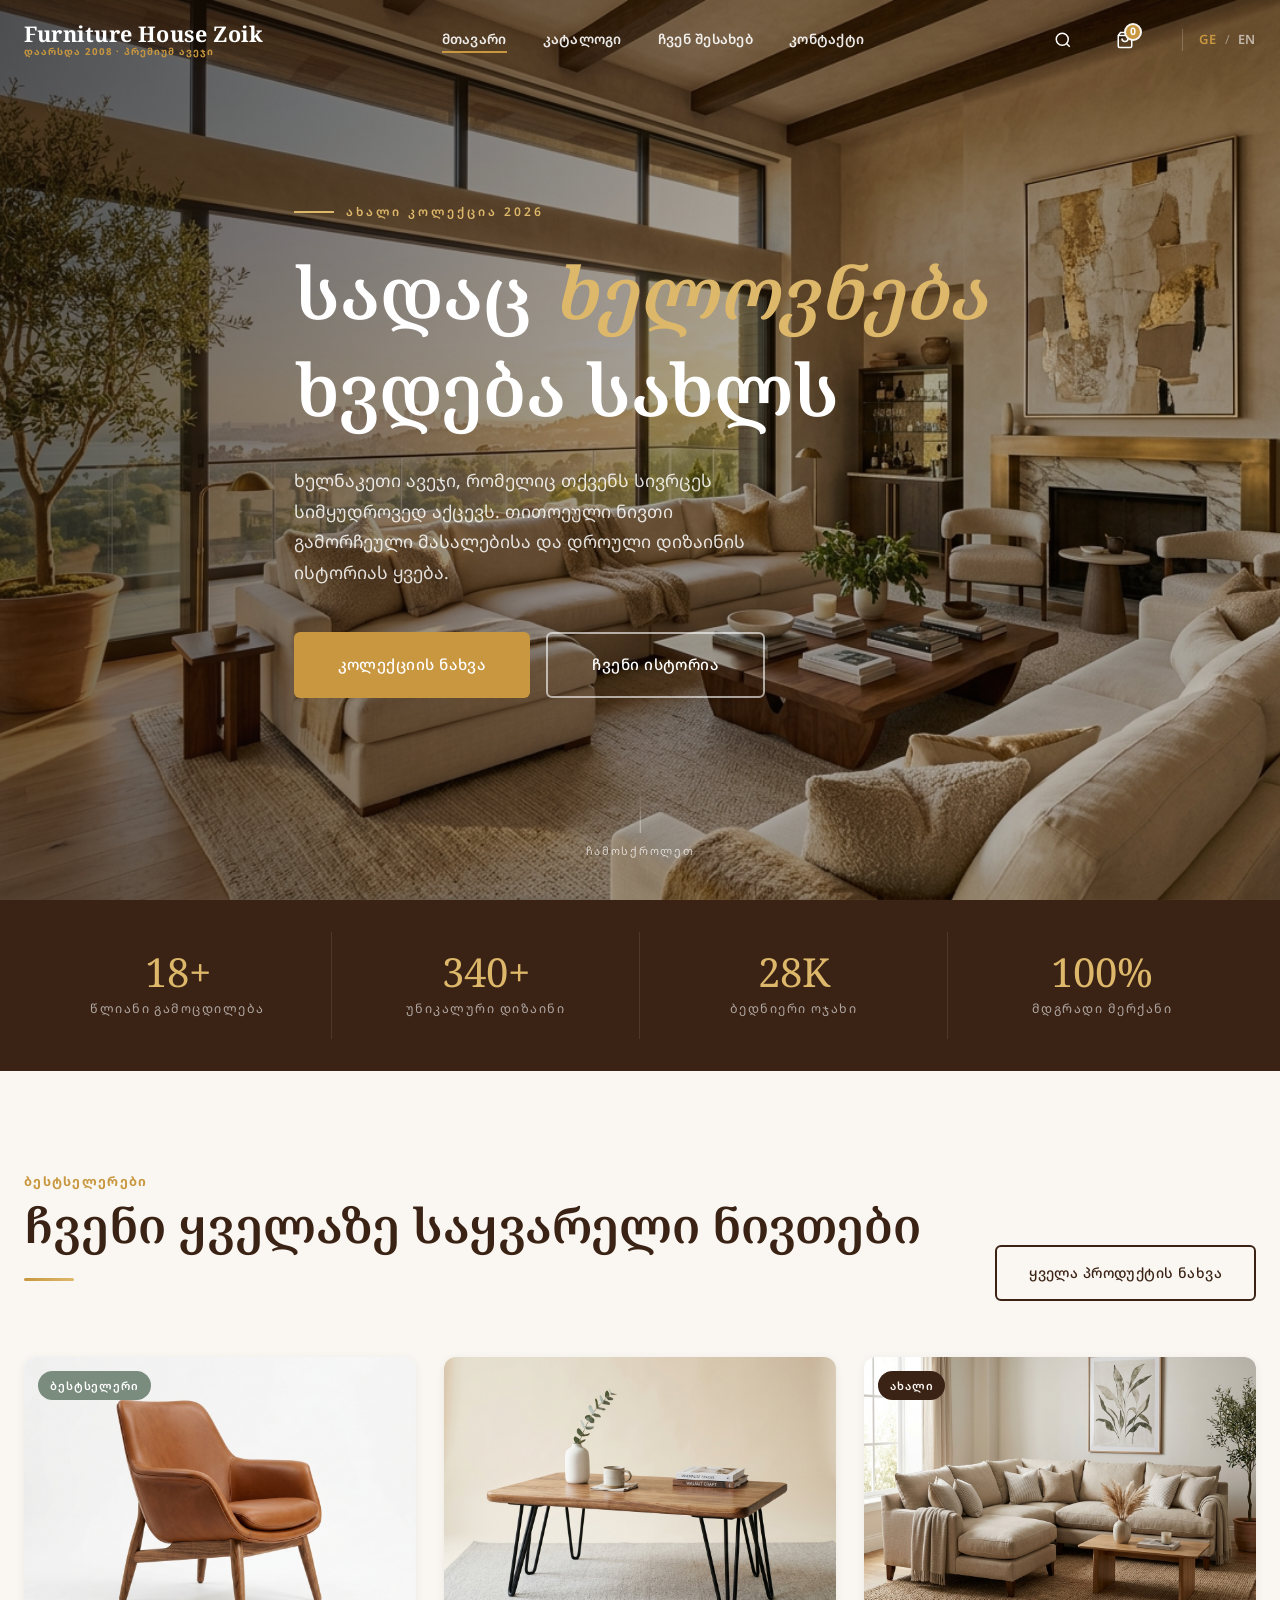
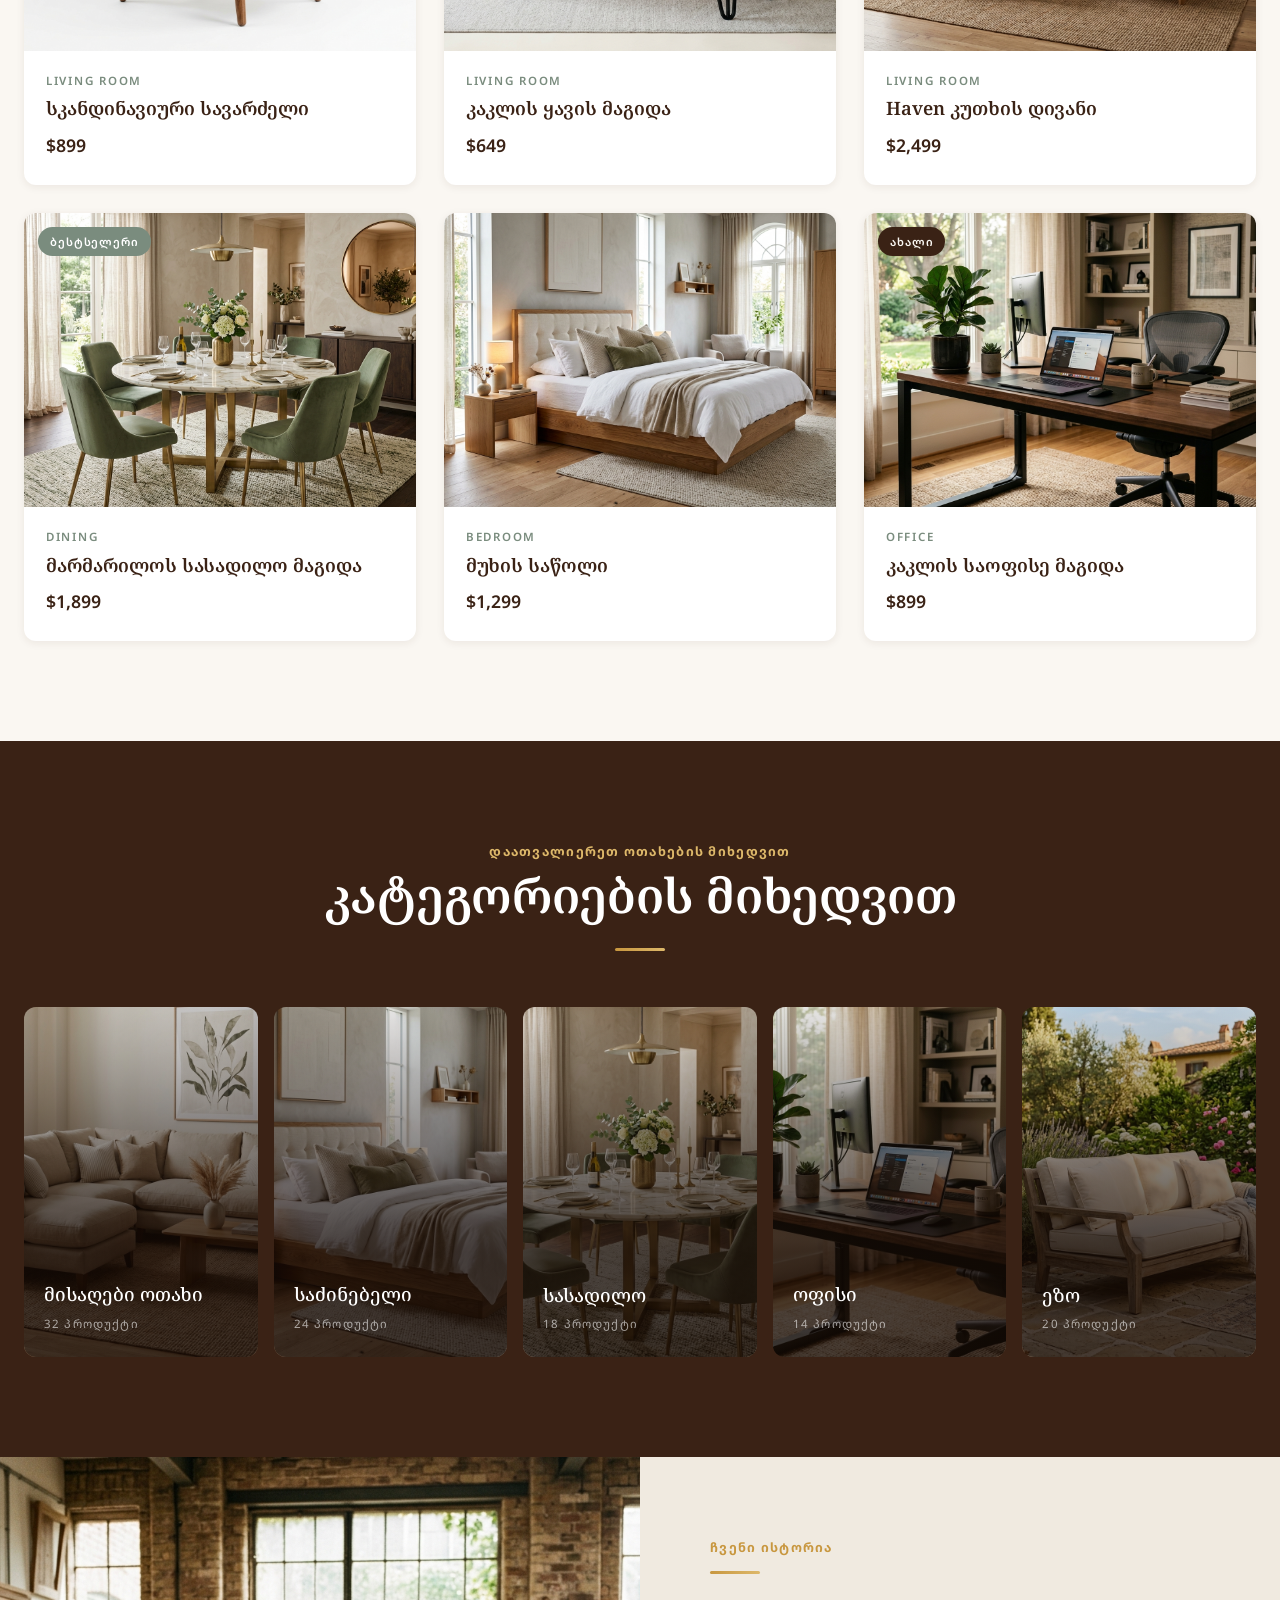
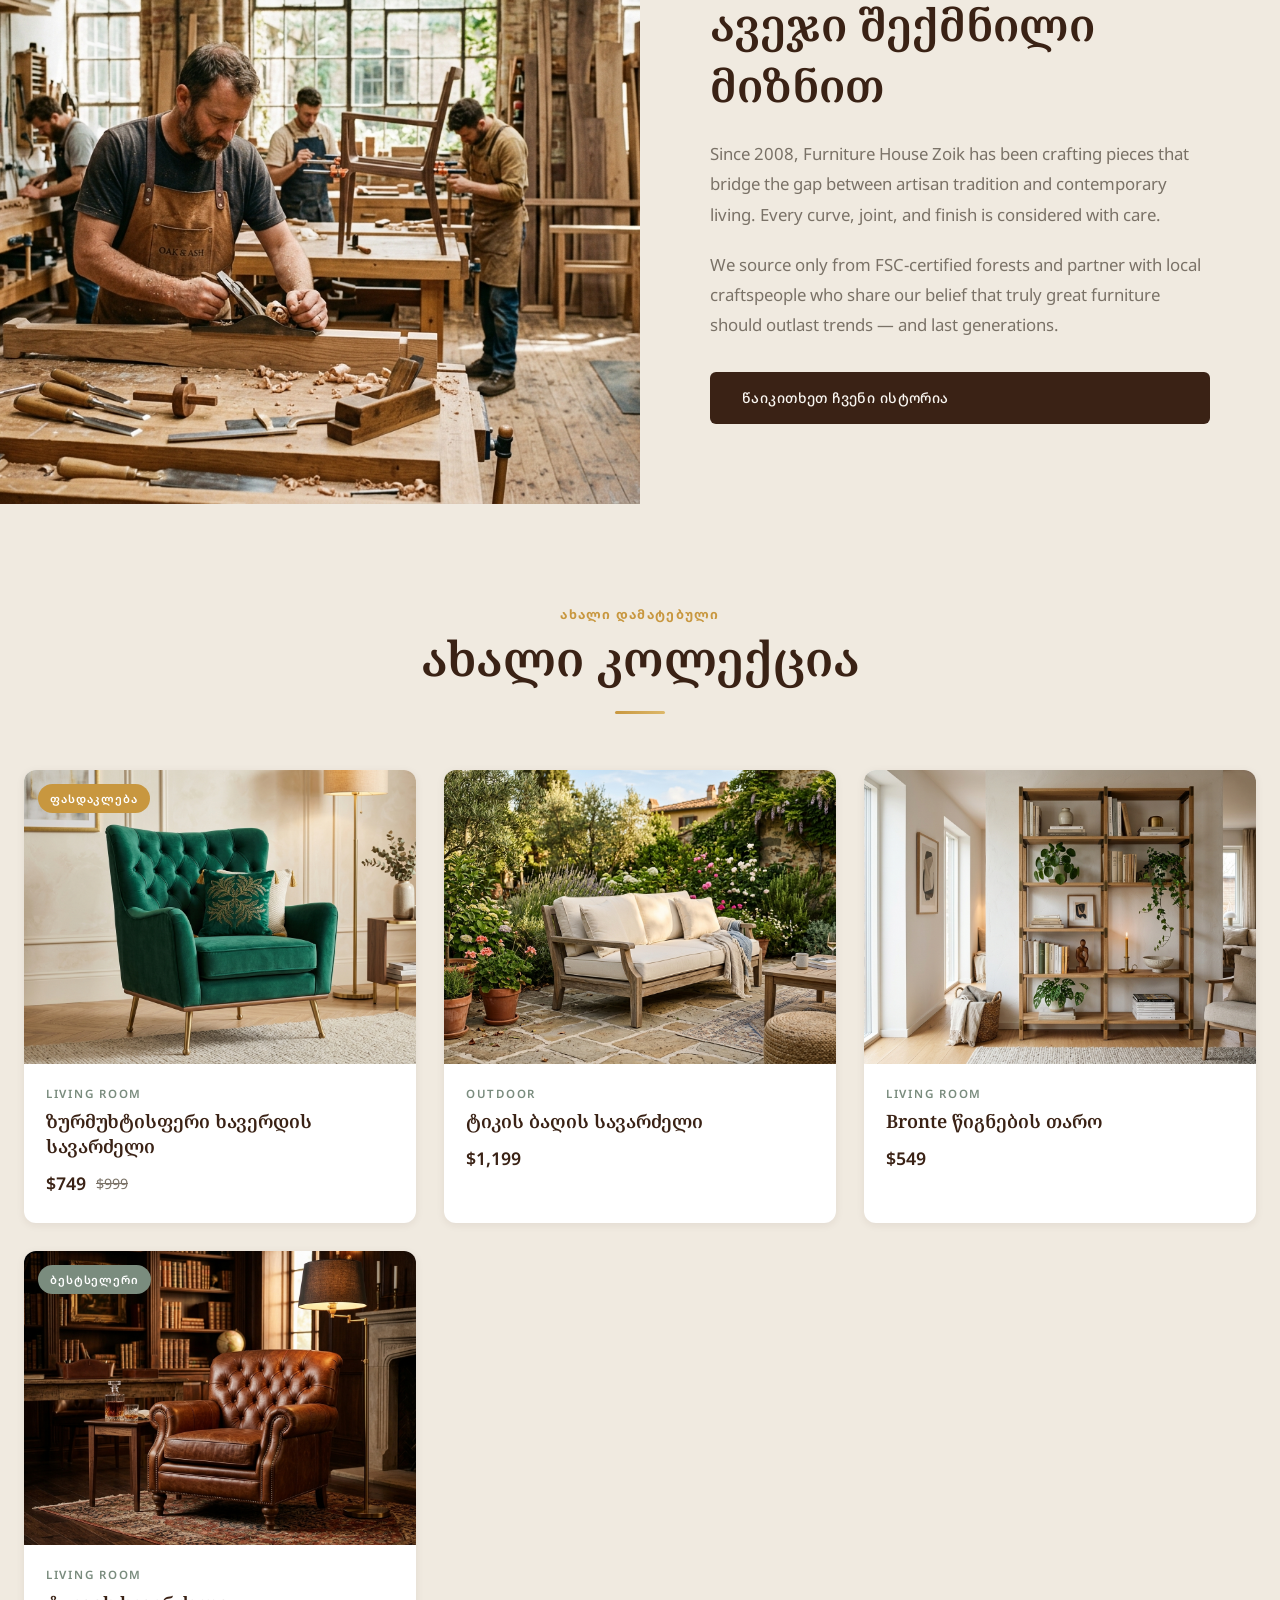
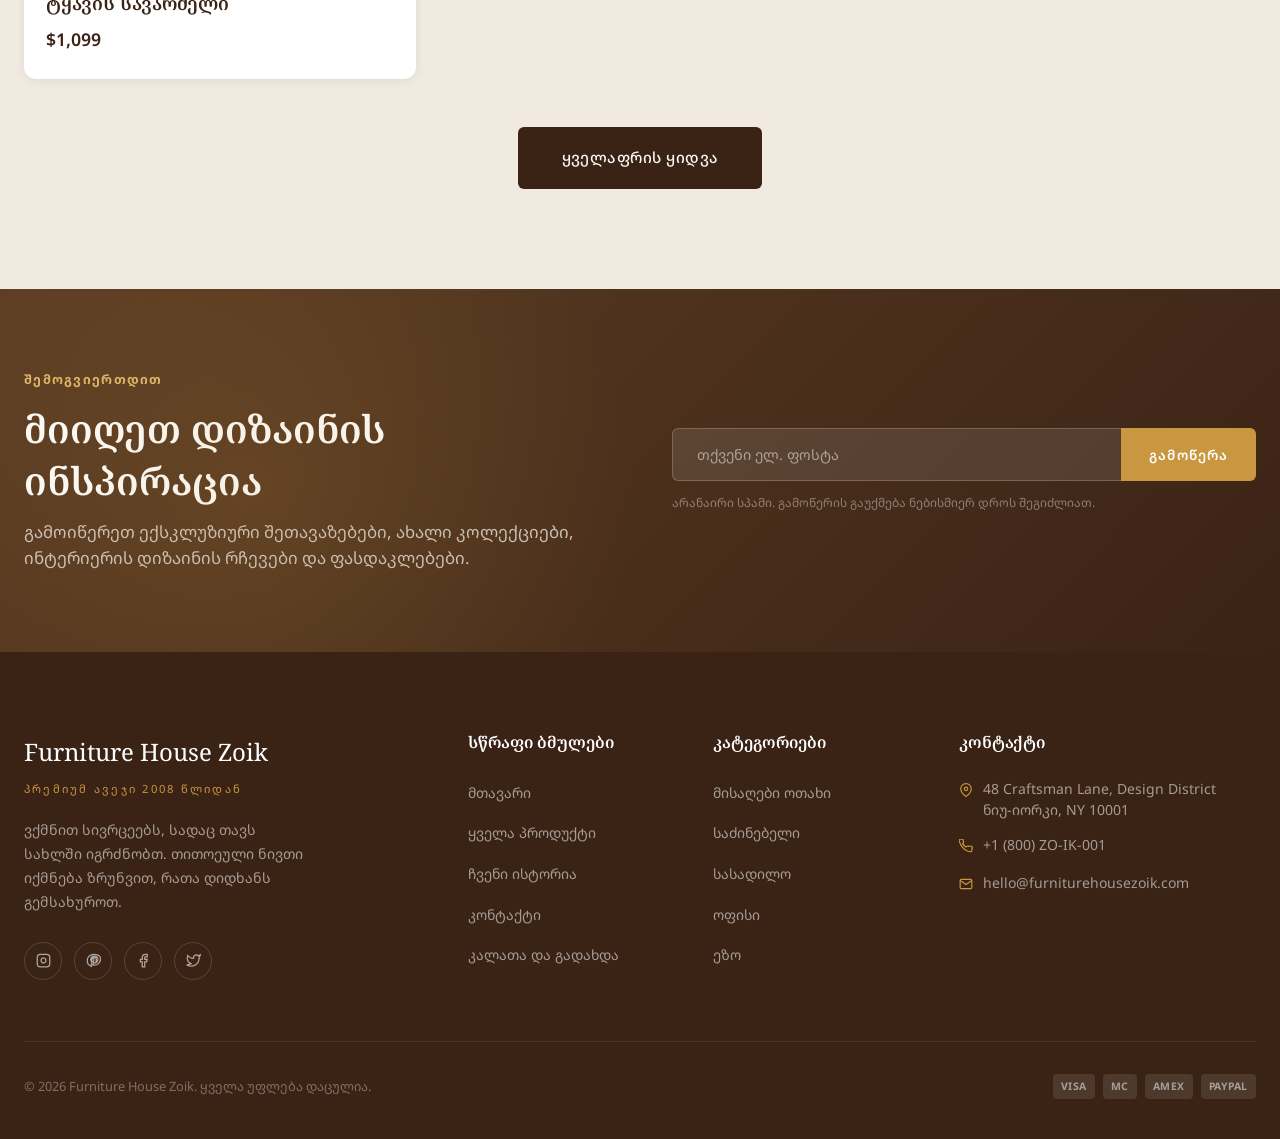
<file: index.html>
<!DOCTYPE html>
<html lang="ge">

<head>
  <meta charset="UTF-8">
  <meta name="viewport" content="width=device-width, initial-scale=1.0">
  <title>Furniture House Zoik — Premium Handcrafted Furniture</title>
  <meta name="description"
    content="Discover premium handcrafted furniture at Furniture House Zoik. Timeless designs, sustainable materials, exceptional quality for every room in your home.">
  <link rel="stylesheet" href="styles.css">
</head>

<body>

  <nav class="nav" id="mainNav">
    <div class="nav-inner">
      <a href="index.html" class="nav-logo">
        <span class="nav-logo-main light">Furniture House Zoik</span>
        <span class="nav-logo-sub">დაარსდა 2008 · პრემიუმ ავეჯი</span>
      </a>
      <div class="nav-links">
        <a href="index.html" class="nav-link light active">მთავარი</a>
        <a href="shop.html" class="nav-link light">კატალოგი</a>
        <a href="about.html" class="nav-link light">ჩვენ შესახებ</a>
        <a href="contact.html" class="nav-link light">კონტაქტი</a>
      </div>
      <div class="nav-actions">
        <button class="nav-icon-btn light" aria-label="ძიება" id="searchBtn">
          <svg width="18" height="18" viewBox="0 0 24 24" fill="none" stroke="currentColor" stroke-width="2">
            <circle cx="11" cy="11" r="8" />
            <path d="M21 21l-4.35-4.35" />
          </svg>
        </button>
        <a href="cart.html" class="nav-icon-btn light" aria-label="კალათა" id="cartNavBtn">
          <svg width="18" height="18" viewBox="0 0 24 24" fill="none" stroke="currentColor" stroke-width="2">
            <path d="M6 2L3 6v14a2 2 0 002 2h14a2 2 0 002-2V6l-3-4z" />
            <line x1="3" y1="6" x2="21" y2="6" />
            <path d="M16 10a4 4 0 01-8 0" />
          </svg>
          <span class="cart-badge" id="cartCount">2</span>
        </a>
        <div class="lang-switcher">
          <a href="#" class="lang-btn active" data-lang="ge">GE</a>
          <span class="lang-sep">/</span>
          <a href="#" class="lang-btn" data-lang="en">EN</a>
        </div>
      </div>
      <button class="nav-mobile-toggle" id="mobileToggle" aria-label="Menu">
        <span></span><span></span><span></span>
      </button>
    </div>
  </nav>
  <div class="nav-mobile-menu" id="mobileMenu">
    <button class="nav-mobile-close" id="mobileClose">✕</button>
    <a href="index.html" class="nav-link">მთავარი</a>
    <a href="shop.html" class="nav-link">კატალოგი</a>
    <a href="about.html" class="nav-link">ჩვენ შესახებ</a>
    <a href="contact.html" class="nav-link">კონტაქტი</a>
    <a href="cart.html" class="nav-link">კალათა</a>
    <div class="lang-switcher" style="margin-top:20px;border:none;padding:0">
      <a href="#" class="lang-btn active" data-lang="ge" style="color:var(--walnut)">GE</a>
      <span class="lang-sep" style="color:var(--walnut)">/</span>
      <a href="#" class="lang-btn" data-lang="en" style="color:var(--walnut)">EN</a>
    </div>
  </div>

  <!-- HERO -->
  <section class="hero">
    <div class="hero-bg" style="background-image:url('img_hero.jpg')"></div>
    <div class="hero-overlay"></div>
    <div class="container">
      <div class="hero-content">
        <div class="hero-eyebrow">ახალი კოლექცია 2026</div>
        <h1 class="hero-title">სადაც <em>ხელოვნება</em><br>ხვდება სახლს</h1>
        <p class="hero-desc">ხელნაკეთი ავეჯი, რომელიც თქვენს სივრცეს სიმყუდროვედ აქცევს. თითოეული ნივთი გამორჩეული მასალებისა და დროული დიზაინის ისტორიას ყვება.</p>
        <div class="hero-actions">
          <a href="shop.html" class="btn btn-gold btn-lg">კოლექციის ნახვა</a>
          <a href="about.html" class="btn btn-outline-cream btn-lg">ჩვენი ისტორია</a>
        </div>
      </div>
    </div>
    <div class="hero-scroll" onclick="document.querySelector('.stats-bar').scrollIntoView({behavior:'smooth'})">
      <div class="scroll-line"></div>
      ჩამოსქროლეთ
    </div>
  </section>

  <!-- STATS BAR -->
  <section class="stats-bar">
    <div class="container">
      <div class="stats-grid">
        <div class="stat-item">
          <div class="stat-number">18+</div>
          <div class="stat-label">წლიანი გამოცდილება</div>
        </div>
        <div class="stat-item">
          <div class="stat-number">340+</div>
          <div class="stat-label">უნიკალური დიზაინი</div>
        </div>
        <div class="stat-item">
          <div class="stat-number">28K</div>
          <div class="stat-label">ბედნიერი ოჯახი</div>
        </div>
        <div class="stat-item">
          <div class="stat-number">100%</div>
          <div class="stat-label">მდგრადი მერქანი</div>
        </div>
      </div>
    </div>
  </section>

  <!-- FEATURED PRODUCTS -->
  <section class="featured-section section-pad">
    <div class="container">
      <div class="featured-header">
        <div>
          <div class="eyebrow">ბესტსელერები</div>
          <h2 class="section-title">ჩვენი ყველაზე საყვარელი ნივთები</h2>
          <div class="divider"></div>
        </div>
        <a href="shop.html" class="btn btn-outline">ყველა პროდუქტის ნახვა</a>
      </div>
      <div class="products-grid">

        <div class="product-card fade-up" data-category="living-room" data-price="899">
          <div class="product-img-wrap">
            <span class="product-badge badge-best">ბესტსელერი</span>
            <img src="img_chair.jpg" alt="სკანდინავიური სავარძელი" loading="lazy">
            <div class="product-actions-overlay">
              <button class="btn btn-gold btn-sm" onclick="addToCart('p01','სკანდინავიური სავარძელი',899,'img_chair.jpg')">
                <svg width="14" height="14" viewBox="0 0 24 24" fill="none" stroke="currentColor" stroke-width="2">
                  <path d="M6 2L3 6v14a2 2 0 002 2h14a2 2 0 002-2V6l-3-4z" />
                  <line x1="3" y1="6" x2="21" y2="6" />
                </svg>
                კალათაში დამატება
              </button>
              <a href="product.html?id=p01" class="btn btn-outline-cream btn-sm">დეტალების ნახვა</a>
            </div>
            <button class="product-wishlist" aria-label="Add to wishlist">♡</button>
          </div>
          <div class="product-info">
            <div class="product-category">living room</div>
            <h3 class="product-name"><a href="product.html?id=p01">სკანდინავიური სავარძელი</a></h3>
            <div class="product-price-row">
              <span class="product-price">$899</span>

            </div>
          </div>
        </div>
        <div class="product-card fade-up" data-category="living-room" data-price="649">
          <div class="product-img-wrap">

            <img src="img_coffee.jpg" alt="კაკლის ყავის მაგიდა" loading="lazy">
            <div class="product-actions-overlay">
              <button class="btn btn-gold btn-sm" onclick="addToCart('p02','კაკლის ყავის მაგიდა',649,'img_coffee.jpg')">
                <svg width="14" height="14" viewBox="0 0 24 24" fill="none" stroke="currentColor" stroke-width="2">
                  <path d="M6 2L3 6v14a2 2 0 002 2h14a2 2 0 002-2V6l-3-4z" />
                  <line x1="3" y1="6" x2="21" y2="6" />
                </svg>
                კალათაში დამატება
              </button>
              <a href="product.html?id=p02" class="btn btn-outline-cream btn-sm">დეტალების ნახვა</a>
            </div>
            <button class="product-wishlist" aria-label="Add to wishlist">♡</button>
          </div>
          <div class="product-info">
            <div class="product-category">living room</div>
            <h3 class="product-name"><a href="product.html?id=p02">კაკლის ყავის მაგიდა</a></h3>
            <div class="product-price-row">
              <span class="product-price">$649</span>

            </div>
          </div>
        </div>
        <div class="product-card fade-up" data-category="living-room" data-price="2499">
          <div class="product-img-wrap">
            <span class="product-badge badge-new">ახალი</span>
            <img src="img_sofa.jpg" alt="Haven კუთხის დივანი" loading="lazy">
            <div class="product-actions-overlay">
              <button class="btn btn-gold btn-sm" onclick="addToCart('p03','Haven კუთხის დივანი',2499,'img_sofa.jpg')">
                <svg width="14" height="14" viewBox="0 0 24 24" fill="none" stroke="currentColor" stroke-width="2">
                  <path d="M6 2L3 6v14a2 2 0 002 2h14a2 2 0 002-2V6l-3-4z" />
                  <line x1="3" y1="6" x2="21" y2="6" />
                </svg>
                კალათაში დამატება
              </button>
              <a href="product.html?id=p03" class="btn btn-outline-cream btn-sm">დეტალების ნახვა</a>
            </div>
            <button class="product-wishlist" aria-label="Add to wishlist">♡</button>
          </div>
          <div class="product-info">
            <div class="product-category">living room</div>
            <h3 class="product-name"><a href="product.html?id=p03">Haven კუთხის დივანი</a></h3>
            <div class="product-price-row">
              <span class="product-price">$2,499</span>

            </div>
          </div>
        </div>
        <div class="product-card fade-up" data-category="dining" data-price="1899">
          <div class="product-img-wrap">
            <span class="product-badge badge-best">ბესტსელერი</span>
            <img src="img_dining.jpg" alt="მარმარილოს სასადილო მაგიდა" loading="lazy">
            <div class="product-actions-overlay">
              <button class="btn btn-gold btn-sm" onclick="addToCart('p04','მარმარილოს სასადილო მაგიდა',1899,'img_dining.jpg')">
                <svg width="14" height="14" viewBox="0 0 24 24" fill="none" stroke="currentColor" stroke-width="2">
                  <path d="M6 2L3 6v14a2 2 0 002 2h14a2 2 0 002-2V6l-3-4z" />
                  <line x1="3" y1="6" x2="21" y2="6" />
                </svg>
                კალათაში დამატება
              </button>
              <a href="product.html?id=p04" class="btn btn-outline-cream btn-sm">დეტალების ნახვა</a>
            </div>
            <button class="product-wishlist" aria-label="Add to wishlist">♡</button>
          </div>
          <div class="product-info">
            <div class="product-category">dining</div>
            <h3 class="product-name"><a href="product.html?id=p04">მარმარილოს სასადილო მაგიდა</a></h3>
            <div class="product-price-row">
              <span class="product-price">$1,899</span>

            </div>
          </div>
        </div>
        <div class="product-card fade-up" data-category="bedroom" data-price="1299">
          <div class="product-img-wrap">

            <img src="img_bed.jpg" alt="მუხის საწოლი" loading="lazy">
            <div class="product-actions-overlay">
              <button class="btn btn-gold btn-sm" onclick="addToCart('p05','მუხის საწოლი',1299,'img_bed.jpg')">
                <svg width="14" height="14" viewBox="0 0 24 24" fill="none" stroke="currentColor" stroke-width="2">
                  <path d="M6 2L3 6v14a2 2 0 002 2h14a2 2 0 002-2V6l-3-4z" />
                  <line x1="3" y1="6" x2="21" y2="6" />
                </svg>
                კალათაში დამატება
              </button>
              <a href="product.html?id=p05" class="btn btn-outline-cream btn-sm">დეტალების ნახვა</a>
            </div>
            <button class="product-wishlist" aria-label="Add to wishlist">♡</button>
          </div>
          <div class="product-info">
            <div class="product-category">bedroom</div>
            <h3 class="product-name"><a href="product.html?id=p05">მუხის საწოლი</a></h3>
            <div class="product-price-row">
              <span class="product-price">$1,299</span>

            </div>
          </div>
        </div>
        <div class="product-card fade-up" data-category="office" data-price="899">
          <div class="product-img-wrap">
            <span class="product-badge badge-new">ახალი</span>
            <img src="img_desk.jpg" alt="კაკლის საოფისე მაგიდა" loading="lazy">
            <div class="product-actions-overlay">
              <button class="btn btn-gold btn-sm" onclick="addToCart('p06','კაკლის საოფისე მაგიდა',899,'img_desk.jpg')">
                <svg width="14" height="14" viewBox="0 0 24 24" fill="none" stroke="currentColor" stroke-width="2">
                  <path d="M6 2L3 6v14a2 2 0 002 2h14a2 2 0 002-2V6l-3-4z" />
                  <line x1="3" y1="6" x2="21" y2="6" />
                </svg>
                კალათაში დამატება
              </button>
              <a href="product.html?id=p06" class="btn btn-outline-cream btn-sm">დეტალების ნახვა</a>
            </div>
            <button class="product-wishlist" aria-label="Add to wishlist">♡</button>
          </div>
          <div class="product-info">
            <div class="product-category">office</div>
            <h3 class="product-name"><a href="product.html?id=p06">კაკლის საოფისე მაგიდა</a></h3>
            <div class="product-price-row">
              <span class="product-price">$899</span>

            </div>
          </div>
        </div>
      </div>
    </div>
  </section>

  <!-- CATEGORIES -->
  <section class="categories-section">
    <div class="container">
      <div class="text-center">
        <div class="eyebrow" style="color:var(--gold-light)">დაათვალიერეთ ოთახების მიხედვით</div>
        <h2 class="section-title" style="color:white">კატეგორიების მიხედვით</h2>
        <div class="divider divider-center"></div>
      </div>
      <div class="categories-grid">
        <a href="shop.html?cat=living-room" class="category-card">
          <img src="img_sofa.jpg" alt="მისაღები ოთახი">
          <div class="category-overlay">
            <div class="category-name">მისაღები ოთახი</div>
            <div class="category-count">32 პროდუქტი</div>
          </div>
          <div class="category-arrow">→</div>
        </a>
        <a href="shop.html?cat=bedroom" class="category-card">
          <img src="img_bed.jpg" alt="საძინებელი">
          <div class="category-overlay">
            <div class="category-name">საძინებელი</div>
            <div class="category-count">24 პროდუქტი</div>
          </div>
          <div class="category-arrow">→</div>
        </a>
        <a href="shop.html?cat=dining" class="category-card">
          <img src="img_dining.jpg" alt="სასადილო">
          <div class="category-overlay">
            <div class="category-name">სასადილო</div>
            <div class="category-count">18 პროდუქტი</div>
          </div>
          <div class="category-arrow">→</div>
        </a>
        <a href="shop.html?cat=office" class="category-card">
          <img src="img_desk.jpg" alt="ოფისი">
          <div class="category-overlay">
            <div class="category-name">ოფისი</div>
            <div class="category-count">14 პროდუქტი</div>
          </div>
          <div class="category-arrow">→</div>
        </a>
        <a href="shop.html?cat=outdoor" class="category-card">
          <img src="img_outdoor.jpg" alt="ეზო">
          <div class="category-overlay">
            <div class="category-name">ეზო</div>
            <div class="category-count">20 პროდუქტი</div>
          </div>
          <div class="category-arrow">→</div>
        </a>
      </div>
    </div>
  </section>

  <!-- BRAND STORY TEASER -->
  <section class="brand-section">
    <div class="brand-img-side">
      <img src="img_workshop.jpg" alt="Our Workshop">
    </div>
    <div class="brand-content-side">
      <div class="eyebrow">ჩვენი ისტორია</div>
      <div class="divider" style="margin-top:12px"></div>
      <h2 class="brand-title">ავეჯი შექმნილი მიზნით</h2>
      <p class="brand-text">Since 2008, Furniture House Zoik has been crafting pieces that bridge the gap between
        artisan tradition and contemporary living. Every curve, joint, and finish is considered with care.</p>
      <p class="brand-text">We source only from FSC-certified forests and partner with local craftspeople who share our
        belief that truly great furniture should outlast trends — and last generations.</p>
      <a href="about.html" class="btn btn-primary" style="margin-top:12px">წაიკითხეთ ჩვენი ისტორია</a>
    </div>
  </section>

  <!-- NEW ARRIVALS -->
  <section class="section-pad" style="background:var(--cream-dark)">
    <div class="container">
      <div class="text-center" style="margin-bottom:56px">
        <div class="eyebrow">ახალი დამატებული</div>
        <h2 class="section-title">ახალი კოლექცია</h2>
        <div class="divider divider-center"></div>
      </div>
      <div class="products-grid">

        <div class="product-card fade-up" data-category="living-room" data-price="749">
          <div class="product-img-wrap">
            <span class="product-badge badge-sale">ფასდაკლება</span>
            <img src="img_velvet.jpg" alt="ზურმუხტისფერი ხავერდის სავარძელი" loading="lazy">
            <div class="product-actions-overlay">
              <button class="btn btn-gold btn-sm"
                onclick="addToCart('p07','ზურმუხტისფერი ხავერდის სავარძელი',749,'img_velvet.jpg')">
                <svg width="14" height="14" viewBox="0 0 24 24" fill="none" stroke="currentColor" stroke-width="2">
                  <path d="M6 2L3 6v14a2 2 0 002 2h14a2 2 0 002-2V6l-3-4z" />
                  <line x1="3" y1="6" x2="21" y2="6" />
                </svg>
                კალათაში დამატება
              </button>
              <a href="product.html?id=p07" class="btn btn-outline-cream btn-sm">დეტალების ნახვა</a>
            </div>
            <button class="product-wishlist" aria-label="Add to wishlist">♡</button>
          </div>
          <div class="product-info">
            <div class="product-category">living room</div>
            <h3 class="product-name"><a href="product.html?id=p07">ზურმუხტისფერი ხავერდის სავარძელი</a></h3>
            <div class="product-price-row">
              <span class="product-price">$749</span>
              <span class="product-price-old">$999</span>
            </div>
          </div>
        </div>
        <div class="product-card fade-up" data-category="outdoor" data-price="1199">
          <div class="product-img-wrap">

            <img src="img_outdoor.jpg" alt="ტიკის ბაღის სავარძელი" loading="lazy">
            <div class="product-actions-overlay">
              <button class="btn btn-gold btn-sm"
                onclick="addToCart('p08','ტიკის ბაღის სავარძელი',1199,'img_outdoor.jpg')">
                <svg width="14" height="14" viewBox="0 0 24 24" fill="none" stroke="currentColor" stroke-width="2">
                  <path d="M6 2L3 6v14a2 2 0 002 2h14a2 2 0 002-2V6l-3-4z" />
                  <line x1="3" y1="6" x2="21" y2="6" />
                </svg>
                კალათაში დამატება
              </button>
              <a href="product.html?id=p08" class="btn btn-outline-cream btn-sm">დეტალების ნახვა</a>
            </div>
            <button class="product-wishlist" aria-label="Add to wishlist">♡</button>
          </div>
          <div class="product-info">
            <div class="product-category">outdoor</div>
            <h3 class="product-name"><a href="product.html?id=p08">ტიკის ბაღის სავარძელი</a></h3>
            <div class="product-price-row">
              <span class="product-price">$1,199</span>

            </div>
          </div>
        </div>
        <div class="product-card fade-up" data-category="living-room" data-price="549">
          <div class="product-img-wrap">

            <img src="img_bookshelf.jpg" alt="Bronte წიგნების თარო" loading="lazy">
            <div class="product-actions-overlay">
              <button class="btn btn-gold btn-sm" onclick="addToCart('p09','Bronte წიგნების თარო',549,'img_bookshelf.jpg')">
                <svg width="14" height="14" viewBox="0 0 24 24" fill="none" stroke="currentColor" stroke-width="2">
                  <path d="M6 2L3 6v14a2 2 0 002 2h14a2 2 0 002-2V6l-3-4z" />
                  <line x1="3" y1="6" x2="21" y2="6" />
                </svg>
                კალათაში დამატება
              </button>
              <a href="product.html?id=p09" class="btn btn-outline-cream btn-sm">დეტალების ნახვა</a>
            </div>
            <button class="product-wishlist" aria-label="Add to wishlist">♡</button>
          </div>
          <div class="product-info">
            <div class="product-category">living room</div>
            <h3 class="product-name"><a href="product.html?id=p09">Bronte წიგნების თარო</a></h3>
            <div class="product-price-row">
              <span class="product-price">$549</span>

            </div>
          </div>
        </div>
        <div class="product-card fade-up" data-category="living-room" data-price="1099">
          <div class="product-img-wrap">
            <span class="product-badge badge-best">ბესტსელერი</span>
            <img src="img_leather.jpg" alt="ტყავის სავარძელი" loading="lazy">
            <div class="product-actions-overlay">
              <button class="btn btn-gold btn-sm"
                onclick="addToCart('p10','ტყავის სავარძელი',1099,'img_leather.jpg')">
                <svg width="14" height="14" viewBox="0 0 24 24" fill="none" stroke="currentColor" stroke-width="2">
                  <path d="M6 2L3 6v14a2 2 0 002 2h14a2 2 0 002-2V6l-3-4z" />
                  <line x1="3" y1="6" x2="21" y2="6" />
                </svg>
                კალათაში დამატება
              </button>
              <a href="product.html?id=p10" class="btn btn-outline-cream btn-sm">დეტალების ნახვა</a>
            </div>
            <button class="product-wishlist" aria-label="Add to wishlist">♡</button>
          </div>
          <div class="product-info">
            <div class="product-category">living room</div>
            <h3 class="product-name"><a href="product.html?id=p10">ტყავის სავარძელი</a></h3>
            <div class="product-price-row">
              <span class="product-price">$1,099</span>

            </div>
          </div>
        </div>
      </div>
      <div style="text-align:center;margin-top:48px">
        <a href="shop.html" class="btn btn-primary btn-lg">ყველაფრის ყიდვა</a>
      </div>
    </div>
  </section>

  <!-- NEWSLETTER -->
  <section class="newsletter-section">
    <div class="container">
      <div class="newsletter-inner">
        <div>
          <div class="eyebrow" style="color:var(--gold-light);margin-bottom:12px">შემოგვიერთდით</div>
          <h2 class="newsletter-title">მიიღეთ დიზაინის ინსპირაცია</h2>
          <p class="newsletter-sub">გამოიწერეთ ექსკლუზიური შეთავაზებები, ახალი კოლექციები, ინტერიერის დიზაინის რჩევები და ფასდაკლებები.</p>
        </div>
        <div>
          <form class="newsletter-form" id="newsletterForm" action="https://formspree.io/f/mzeborek" method="POST">
            <input type="hidden" name="_subject" value="Newsletter Subscription — Furniture House Zoik">
            <input type="text" name="_gotcha" style="display:none !important" tabindex="-1" autocomplete="off">
            <input type="email" class="newsletter-input" name="email" placeholder="თქვენი ელ. ფოსტა" id="newsletterEmail" required>
            <button type="submit" class="newsletter-btn" id="newsletterBtn">
              <span id="newsletterBtnText">გამოწერა</span>
            </button>
          </form>
          <div id="newsletterStatus" style="display:none;font-size:.85rem;color:var(--gold-light);margin-top:10px;line-height:1.4"></div>
          <p style="font-size:.75rem;color:rgba(255,255,255,.4);margin-top:12px">არანაირი სპამი. გამოწერის გაუქმება ნებისმიერ დროს შეგიძლიათ.</p>
        </div>
      </div>
    </div>
  </section>


  <footer class="footer">
    <div class="container">
      <div class="footer-grid">
        <div>
          <div class="footer-brand-name">Furniture House Zoik</div>
          <div class="footer-brand-tag">პრემიუმ ავეჯი 2008 წლიდან</div>
          <p class="footer-desc">ვქმნით სივრცეებს, სადაც თავს სახლში იგრძნობთ. თითოეული ნივთი იქმნება ზრუნვით, რათა დიდხანს გემსახუროთ.</p>
          <div class="social-links">
            <a href="#" class="social-link" aria-label="Instagram">
              <svg width="15" height="15" viewBox="0 0 24 24" fill="none" stroke="currentColor" stroke-width="2">
                <rect x="2" y="2" width="20" height="20" rx="5" ry="5" />
                <path d="M16 11.37A4 4 0 1112.63 8 4 4 0 0116 11.37z" />
                <line x1="17.5" y1="6.5" x2="17.51" y2="6.5" />
              </svg>
            </a>
            <a href="#" class="social-link" aria-label="Pinterest">
              <svg width="15" height="15" viewBox="0 0 24 24" fill="none" stroke="currentColor" stroke-width="2">
                <path
                  d="M12 2C6.48 2 2 6.48 2 12c0 4.24 2.65 7.86 6.39 9.29-.09-.78-.17-1.98.03-2.83.19-.77 1.28-5.43 1.28-5.43s-.33-.65-.33-1.62c0-1.52.88-2.66 1.98-2.66.93 0 1.39.7 1.39 1.54 0 .94-.6 2.34-.9 3.64-.26 1.08.54 1.97 1.6 1.97 1.91 0 3.19-2.43 3.19-5.3 0-2.19-1.48-3.73-3.6-3.73-2.45 0-3.89 1.84-3.89 3.74 0 .74.28 1.54.64 1.97a.26.26 0 01.06.25c-.07.27-.22.86-.25.98-.04.16-.13.2-.3.12-1.12-.52-1.82-2.17-1.82-3.49 0-2.83 2.06-5.43 5.93-5.43 3.11 0 5.53 2.22 5.53 5.18 0 3.09-1.95 5.57-4.65 5.57-.91 0-1.76-.47-2.05-1.03l-.56 2.08c-.2.78-.75 1.76-1.12 2.36.84.26 1.74.4 2.67.4 5.52 0 10-4.48 10-10S17.52 2 12 2z" />
              </svg>
            </a>
            <a href="#" class="social-link" aria-label="Facebook">
              <svg width="15" height="15" viewBox="0 0 24 24" fill="none" stroke="currentColor" stroke-width="2">
                <path d="M18 2h-3a5 5 0 00-5 5v3H7v4h3v8h4v-8h3l1-4h-4V7a1 1 0 011-1h3z" />
              </svg>
            </a>
            <a href="#" class="social-link" aria-label="Twitter/X">
              <svg width="15" height="15" viewBox="0 0 24 24" fill="none" stroke="currentColor" stroke-width="2">
                <path
                  d="M23 3a10.9 10.9 0 01-3.14 1.53 4.48 4.48 0 00-7.86 3v1A10.66 10.66 0 013 4s-4 9 5 13a11.64 11.64 0 01-7 2c9 5 20 0 20-11.5a4.5 4.5 0 00-.08-.83A7.72 7.72 0 0023 3z" />
              </svg>
            </a>
          </div>
        </div>
        <div>
          <h4 class="footer-heading">სწრაფი ბმულები</h4>
          <ul class="footer-links">
            <li><a href="index.html">მთავარი</a></li>
            <li><a href="shop.html">ყველა პროდუქტი</a></li>
            <li><a href="about.html">ჩვენი ისტორია</a></li>
            <li><a href="contact.html">კონტაქტი</a></li>
            <li><a href="cart.html">კალათა და გადახდა</a></li>
          </ul>
        </div>
        <div>
          <h4 class="footer-heading">კატეგორიები</h4>
          <ul class="footer-links">
            <li><a href="shop.html?cat=living-room">მისაღები ოთახი</a></li>
            <li><a href="shop.html?cat=bedroom">საძინებელი</a></li>
            <li><a href="shop.html?cat=dining">სასადილო</a></li>
            <li><a href="shop.html?cat=office">ოფისი</a></li>
            <li><a href="shop.html?cat=outdoor">ეზო</a></li>
          </ul>
        </div>
        <div class="footer-contact">
          <h4 class="footer-heading">კონტაქტი</h4>
          <p>
            <i>
              <svg width="14" height="14" viewBox="0 0 24 24" fill="none" stroke="currentColor" stroke-width="2">
                <path d="M21 10c0 7-9 13-9 13s-9-6-9-13a9 9 0 0118 0z" />
                <circle cx="12" cy="10" r="3" />
              </svg>
            </i>
            48 Craftsman Lane, Design District<br>ნიუ-იორკი, NY 10001
          </p>
          <p>
            <i>
              <svg width="14" height="14" viewBox="0 0 24 24" fill="none" stroke="currentColor" stroke-width="2">
                <path
                  d="M22 16.92v3a2 2 0 01-2.18 2 19.79 19.79 0 01-8.63-3.07A19.5 19.5 0 013.07 9.81a19.79 19.79 0 01-3.07-8.67A2 2 0 012 .18h3a2 2 0 012 1.72c.127.96.361 1.903.7 2.81a2 2 0 01-.45 2.11L6.09 7.91a16 16 0 006 6l1.27-1.27a2 2 0 012.11-.45c.907.339 1.85.573 2.81.7A2 2 0 0122 16.92z" />
              </svg>
            </i>
            +1 (800) ZO-IK-001
          </p>
          <p>
            <i>
              <svg width="14" height="14" viewBox="0 0 24 24" fill="none" stroke="currentColor" stroke-width="2">
                <path d="M4 4h16c1.1 0 2 .9 2 2v12c0 1.1-.9 2-2 2H4c-1.1 0-2-.9-2-2V6c0-1.1.9-2 2-2z" />
                <polyline points="22,6 12,13 2,6" />
              </svg>
            </i>
            hello@furniturehousezoik.com
          </p>
        </div>
      </div>
      <div class="footer-bottom">
        <p class="footer-copy">© 2026 Furniture House Zoik. ყველა უფლება დაცულია.</p>
        <div class="footer-payment">
          <span class="payment-icon">VISA</span>
          <span class="payment-icon">MC</span>
          <span class="payment-icon">AMEX</span>
          <span class="payment-icon">PAYPAL</span>
        </div>
      </div>
    </div>
  </footer>
  <div class="toast" id="toast"><span class="toast-icon">✓</span><span id="toastMsg">Item added to cart</span></div>

  <script>

    // Nav scroll
    const nav = document.getElementById('mainNav');
    if (nav) {
      window.addEventListener('scroll', () => {
        nav.classList.toggle('scrolled', window.scrollY > 40);
      });
    }
    // Mobile menu
    const mToggle = document.getElementById('mobileToggle');
    const mMenu = document.getElementById('mobileMenu');
    const mClose = document.getElementById('mobileClose');
    if (mToggle) mToggle.addEventListener('click', () => mMenu.classList.add('open'));
    if (mClose) mClose.addEventListener('click', () => mMenu.classList.remove('open'));

    // კალათა count from localStorage
    function updateCartCount() {
      const cart = JSON.parse(localStorage.getItem('fhz_cart') || '[]');
      const total = cart.reduce((s, i) => s + (i.qty || 1), 0);
      document.querySelectorAll('#cartCount').forEach(el => el.textContent = total);
    }
    updateCartCount();

    // Add to cart
    function addToCart(id, name, price, img) {
      let cart = JSON.parse(localStorage.getItem('fhz_cart') || '[]');
      const existing = cart.find(i => i.id === id);
      if (existing) { existing.qty = (existing.qty || 1) + 1; }
      else { cart.push({ id, name, price, img, qty: 1 }); }
      localStorage.setItem('fhz_cart', JSON.stringify(cart));
      updateCartCount();
      showToast(name + ' added to cart');
    }

    // Toast
    function showToast(msg) {
      const t = document.getElementById('toast');
      const tm = document.getElementById('toastMsg');
      if (!t) return;
      tm.textContent = msg;
      t.classList.add('show');
      setTimeout(() => t.classList.remove('show'), 3000);
    }

    // Fade-up observer
    const fads = document.querySelectorAll('.fade-up');
    if (fads.length) {
      const obs = new IntersectionObserver(entries => {
        entries.forEach(e => { if (e.isIntersecting) e.target.classList.add('visible'); });
      }, { threshold: 0.15 });
      fads.forEach(el => obs.observe(el));
    }

    // Accordion
    document.querySelectorAll('.accordion-header').forEach(h => {
      h.addEventListener('click', () => {
        const item = h.parentElement;
        const isOpen = item.classList.contains('open');
        document.querySelectorAll('.accordion-item').forEach(i => i.classList.remove('open'));
        if (!isOpen) item.classList.add('open');
      });
    });

    async function handleNewsletter(e) {
      e.preventDefault();
      e.stopPropagation();

      const form = e.target;
      const btn = document.getElementById('newsletterBtn');
      const btnText = document.getElementById('newsletterBtnText');
      const statusDiv = document.getElementById('newsletterStatus');
      const emailInput = document.getElementById('newsletterEmail');
      const isEn = (localStorage.getItem('fhz_lang') || 'ge') === 'en';

      const email = emailInput ? emailInput.value.trim() : '';
      const gotcha = form.querySelector('input[name="_gotcha"]') ? form.querySelector('input[name="_gotcha"]').value : '';
      if (gotcha) {
        console.warn('Honeypot triggered, newsletter aborted.');
        return false;
      }

      if (btn) btn.disabled = true;
      if (btnText) btnText.textContent = isEn ? 'Subscribing...' : 'იგზავნება...';

      const payload = {
        email: email,
        _replyto: email,
        _subject: 'Newsletter Subscription — Furniture House Zoik'
      };

      try {
        console.log('Submitting newsletter to:', form.action);
        const response = await fetch(form.action, {
          method: 'POST',
          body: JSON.stringify(payload),
          headers: {
            'Accept': 'application/json',
            'Content-Type': 'application/json'
          }
        });

        console.log('Newsletter Formspree status:', response.status);

        if (response.ok && response.status === 200) {
          if (emailInput) emailInput.value = '';
          const successMsg = isEn
            ? "Welcome! You're now subscribed to our newsletter."
            : "მოგესალმებით! თქვენ წარმატებით გამოიწერეთ სიახლეები.";
          showToast(successMsg);
          if (statusDiv) {
            statusDiv.style.display = 'block';
            statusDiv.style.color = 'var(--gold-light)';
            statusDiv.innerHTML = `✓ ${successMsg}`;
          }
        } else {
          const data = await response.json().catch(() => ({}));
          const errorMsg = isEn
            ? (data.errors && data.errors.length ? data.errors.map(err => err.message).join(', ') : "Subscription failed. Please try again.")
            : "გამოწერა ვერ მოხერხდა. გთხოვთ სცადოთ მოგვიანებით.";
          console.error('Newsletter Formspree error:', data);
          showToast(errorMsg);
          if (statusDiv) {
            statusDiv.style.display = 'block';
            statusDiv.style.color = '#ff9999';
            statusDiv.textContent = errorMsg;
          }
        }
      } catch (err) {
        console.error('Newsletter exception:', err);
        const networkMsg = isEn
          ? "Network error. Please try again."
          : "ინტერნეტის შეცდომა. გთხოვთ სცადოთ მოგვიანებით.";
        showToast(networkMsg);
        if (statusDiv) {
          statusDiv.style.display = 'block';
          statusDiv.style.color = '#ff9999';
          statusDiv.textContent = networkMsg;
        }
      } finally {
        if (btn) btn.disabled = false;
        if (btnText) btnText.textContent = isEn ? 'Subscribe' : 'გამოწერა';
      }

      return false;
    }

    const newsletterFormElem = document.getElementById('newsletterForm');
    if (newsletterFormElem) {
      newsletterFormElem.addEventListener('submit', handleNewsletter);
    }
    // Parallax hero
    window.addEventListener('scroll', () => {
      const hero = document.querySelector('.hero-bg');
      if (hero) hero.style.transform = 'translateY(' + window.scrollY * 0.3 + 'px)';
    });
    // Nav starts transparent on hero
    if (nav) {
      nav.classList.remove('scrolled');
      window.addEventListener('scroll', () => {
        nav.classList.toggle('scrolled', window.scrollY > 60);
      });
    }
  </script>
  <script src="translations.js"></script>
  <script src="lang.js"></script>
</body>

</html>
</file>
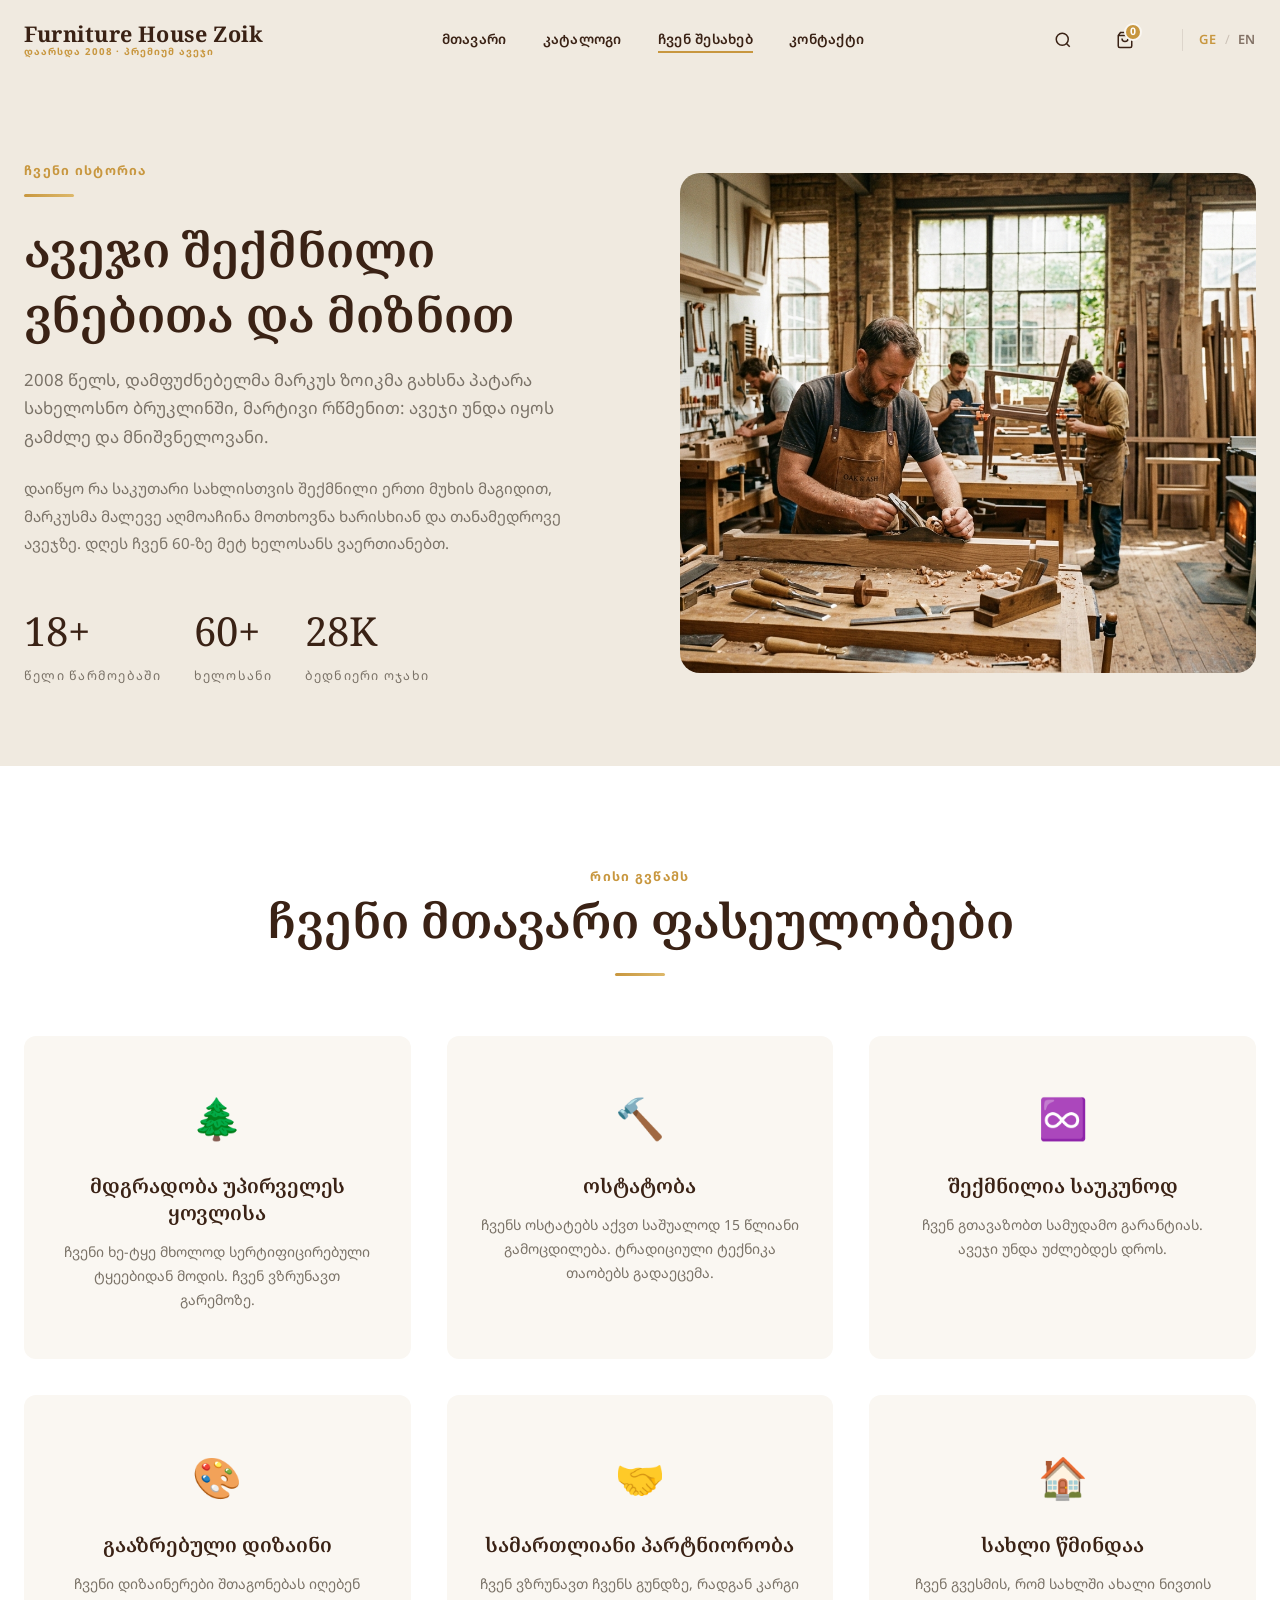
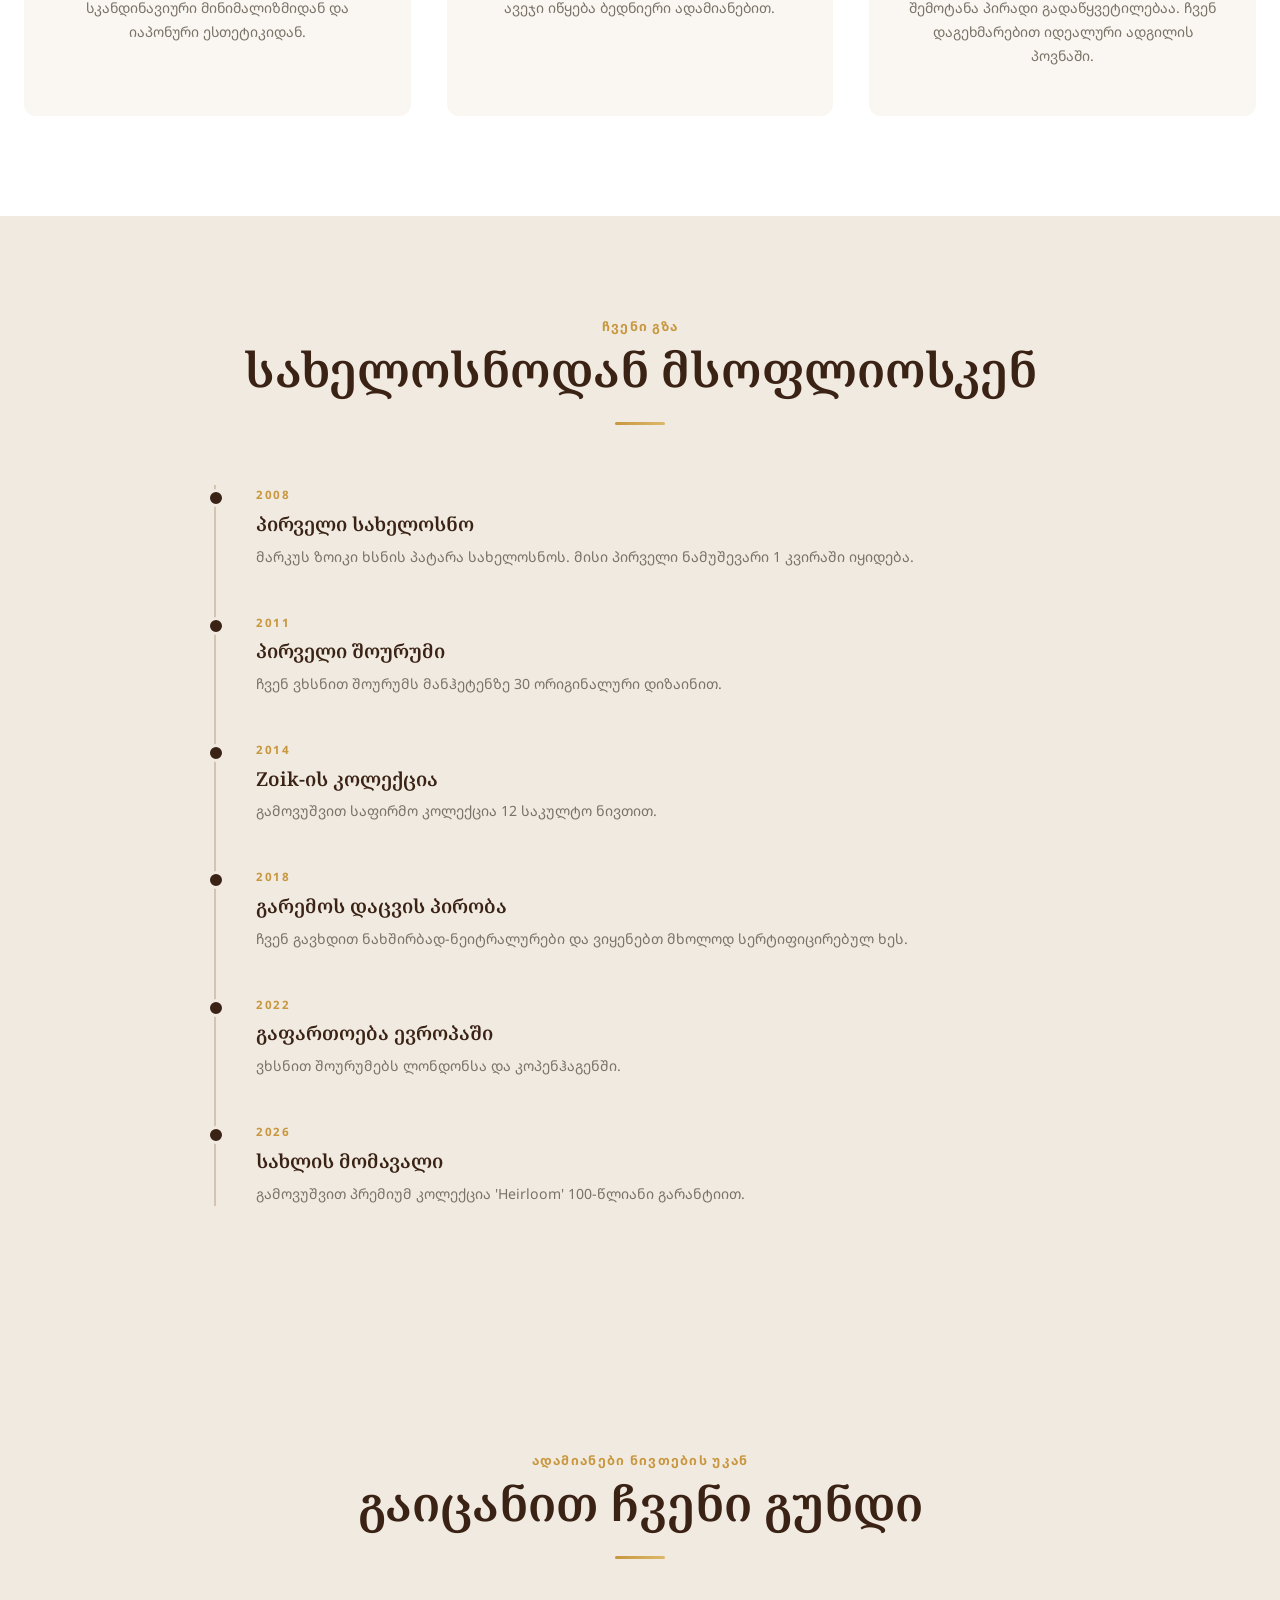
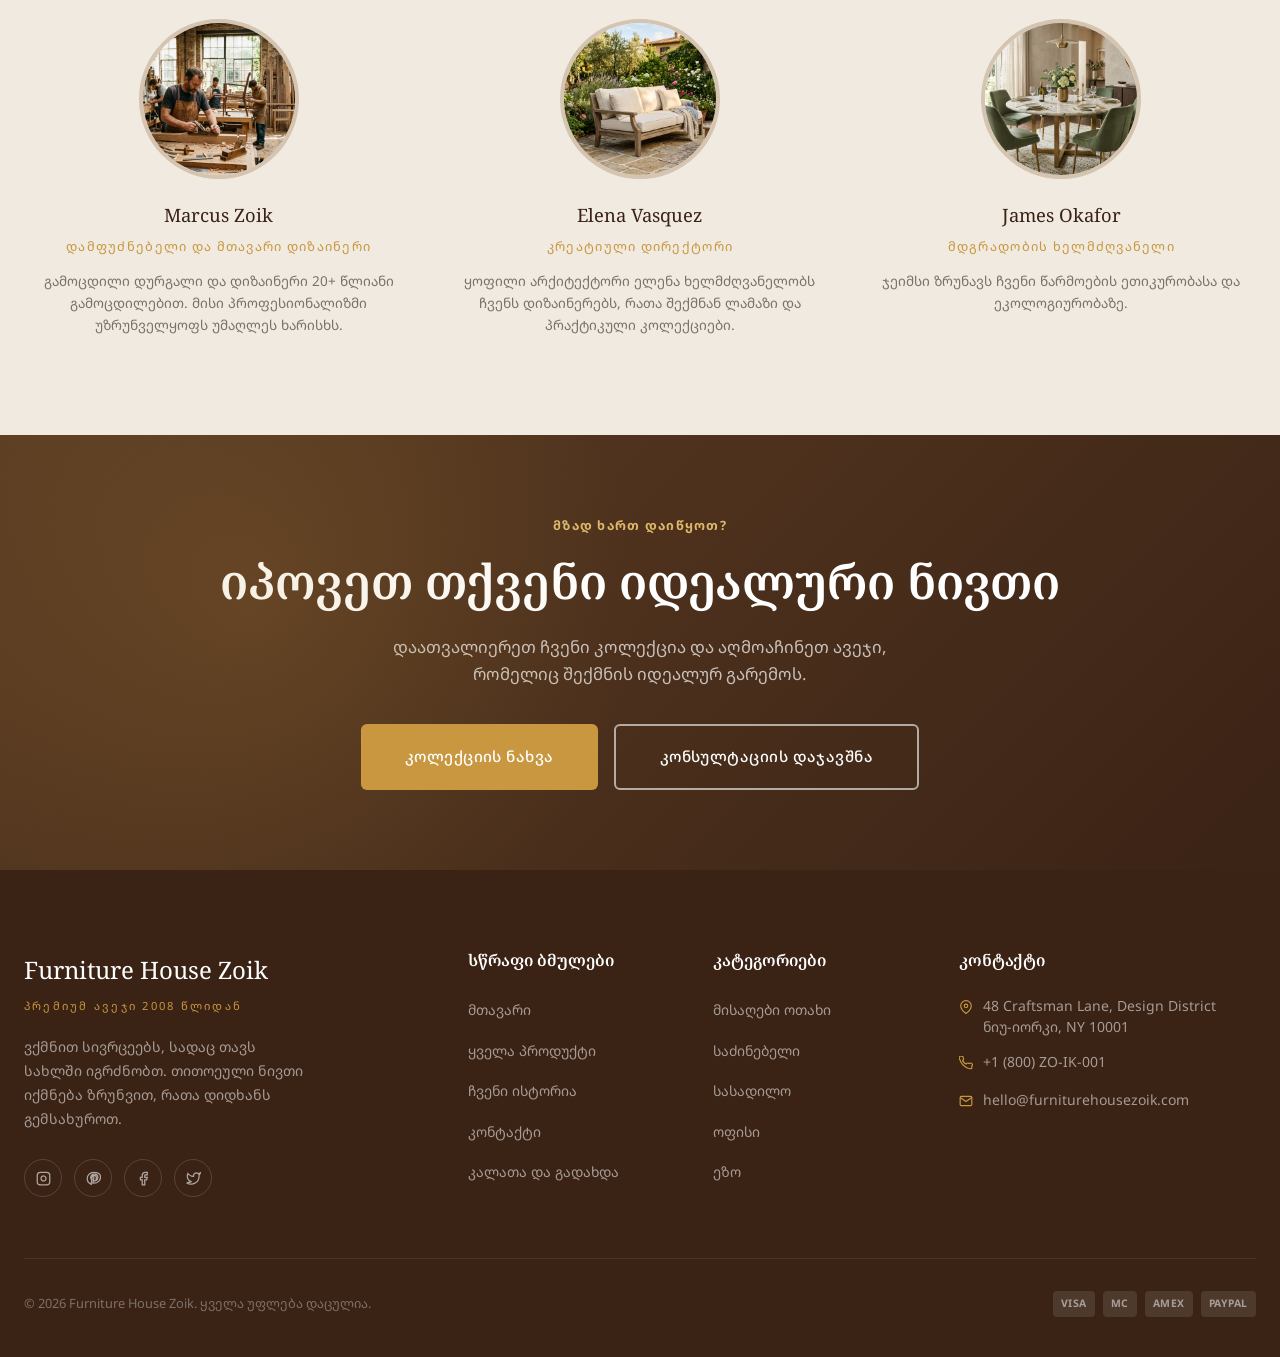
<file: about.html>
<!DOCTYPE html>
<html lang="ge">
<head>
<meta charset="UTF-8">
<meta name="viewport" content="width=device-width, initial-scale=1.0">
<title>ჩვენი ისტორია — Furniture House Zoik</title>
<meta name="description" content="Learn about the story, values, and team behind Furniture House Zoik — premium handcrafted furniture since 2008.">
<link rel="stylesheet" href="styles.css">
</head>
<body>

<nav class="nav scrolled" id="mainNav">
  <div class="nav-inner">
    <a href="index.html" class="nav-logo">
      <span class="nav-logo-main">Furniture House Zoik</span>
      <span class="nav-logo-sub">დაარსდა 2008 · პრემიუმ ავეჯი</span>
    </a>
    <div class="nav-links">
      <a href="index.html" class="nav-link">მთავარი</a>
      <a href="shop.html" class="nav-link">კატალოგი</a>
      <a href="about.html" class="nav-link active">ჩვენ შესახებ</a>
      <a href="contact.html" class="nav-link">კონტაქტი</a>
    </div>
    <div class="nav-actions">
      <button class="nav-icon-btn" aria-label="ძიება" id="searchBtn">
        <svg width="18" height="18" viewBox="0 0 24 24" fill="none" stroke="currentColor" stroke-width="2"><circle cx="11" cy="11" r="8"/><path d="M21 21l-4.35-4.35"/></svg>
      </button>
      <a href="cart.html" class="nav-icon-btn" aria-label="კალათა" id="cartNavBtn">
        <svg width="18" height="18" viewBox="0 0 24 24" fill="none" stroke="currentColor" stroke-width="2"><path d="M6 2L3 6v14a2 2 0 002 2h14a2 2 0 002-2V6l-3-4z"/><line x1="3" y1="6" x2="21" y2="6"/><path d="M16 10a4 4 0 01-8 0"/></svg>
        <span class="cart-badge" id="cartCount">2</span>
      </a>
      <div class="lang-switcher">
        <a href="#" class="lang-btn" data-lang="ge">GE</a>
        <span class="lang-sep">/</span>
        <a href="#" class="lang-btn active" data-lang="en">EN</a>
      </div>
    </div>
    <button class="nav-mobile-toggle" id="mobileToggle" aria-label="Menu">
      <span></span><span></span><span></span>
    </button>
  </div>
</nav>
<div class="nav-mobile-menu" id="mobileMenu">
  <button class="nav-mobile-close" id="mobileClose">✕</button>
  <a href="index.html" class="nav-link">მთავარი</a>
  <a href="shop.html" class="nav-link">კატალოგი</a>
  <a href="about.html" class="nav-link">ჩვენ შესახებ</a>
  <a href="contact.html" class="nav-link">კონტაქტი</a>
  <a href="cart.html" class="nav-link" data-i18n="nav_cart">კალათა</a>
  <div class="lang-switcher" style="margin-top:20px;border:none;padding:0">
    <a href="#" class="lang-btn" data-lang="ge" style="color:var(--walnut)">GE</a>
    <span class="lang-sep" style="color:var(--walnut)">/</span>
    <a href="#" class="lang-btn active" data-lang="en" style="color:var(--walnut)">EN</a>
  </div>
</div>

<!-- ABOUT HERO -->
<section class="about-hero">
  <div class="container">
    <div class="about-hero-grid">
      <div>
        <div class="eyebrow">ჩვენი ისტორია</div>
        <div class="divider" style="margin-top:12px"></div>
        <h1 class="section-title">ავეჯი შექმნილი<br>ვნებითა და მიზნით</h1>
        <p class="section-subtitle" style="margin-bottom:24px">2008 წელს, დამფუძნებელმა მარკუს ზოიკმა გახსნა პატარა სახელოსნო ბრუკლინში, მარტივი რწმენით: ავეჯი უნდა იყოს გამძლე და მნიშვნელოვანი.</p>
        <p style="color:var(--text-muted);line-height:1.8;font-size:.95rem">დაიწყო რა საკუთარი სახლისთვის შექმნილი ერთი მუხის მაგიდით, მარკუსმა მალევე აღმოაჩინა მოთხოვნა ხარისხიან და თანამედროვე ავეჯზე. დღეს ჩვენ 60-ზე მეტ ხელოსანს ვაერთიანებთ.</p>
        <div style="display:flex;gap:32px;margin-top:40px">
          <div>
            <div style="font-family:var(--font-serif);font-size:2.5rem;color:var(--walnut)">18+</div>
            <div style="font-size:.78rem;color:var(--text-muted);text-transform:uppercase;letter-spacing:.1em">წელი წარმოებაში</div>
          </div>
          <div>
            <div style="font-family:var(--font-serif);font-size:2.5rem;color:var(--walnut)">60+</div>
            <div style="font-size:.78rem;color:var(--text-muted);text-transform:uppercase;letter-spacing:.1em">ხელოსანი</div>
          </div>
          <div>
            <div style="font-family:var(--font-serif);font-size:2.5rem;color:var(--walnut)">28K</div>
            <div style="font-size:.78rem;color:var(--text-muted);text-transform:uppercase;letter-spacing:.1em">ბედნიერი ოჯახი</div>
          </div>
        </div>
      </div>
      <div class="about-hero-img fade-up">
        <img src="img_workshop.jpg" alt="Furniture House Zoik Workshop">
      </div>
    </div>
  </div>
</section>

<!-- OUR VALUES -->
<section class="about-values">
  <div class="container">
    <div class="text-center">
      <div class="eyebrow">რისი გვწამს</div>
      <h2 class="section-title">ჩვენი მთავარი ფასეულობები</h2>
      <div class="divider divider-center"></div>
    </div>
    <div class="values-grid">
      <div class="value-card fade-up">
        <div class="value-icon">🌲</div>
        <h3 class="value-title">მდგრადობა უპირველეს ყოვლისა</h3>
        <p class="value-text">ჩვენი ხე-ტყე მხოლოდ სერტიფიცირებული ტყეებიდან მოდის. ჩვენ ვზრუნავთ გარემოზე.</p>
      </div>
      <div class="value-card fade-up">
        <div class="value-icon">🔨</div>
        <h3 class="value-title">ოსტატობა</h3>
        <p class="value-text">ჩვენს ოსტატებს აქვთ საშუალოდ 15 წლიანი გამოცდილება. ტრადიციული ტექნიკა თაობებს გადაეცემა.</p>
      </div>
      <div class="value-card fade-up">
        <div class="value-icon">♾️</div>
        <h3 class="value-title">შექმნილია საუკუნოდ</h3>
        <p class="value-text">ჩვენ გთავაზობთ სამუდამო გარანტიას. ავეჯი უნდა უძლებდეს დროს.</p>
      </div>
      <div class="value-card fade-up">
        <div class="value-icon">🎨</div>
        <h3 class="value-title">გააზრებული დიზაინი</h3>
        <p class="value-text">ჩვენი დიზაინერები შთაგონებას იღებენ სკანდინავიური მინიმალიზმიდან და იაპონური ესთეტიკიდან.</p>
      </div>
      <div class="value-card fade-up">
        <div class="value-icon">🤝</div>
        <h3 class="value-title">სამართლიანი პარტნიორობა</h3>
        <p class="value-text">ჩვენ ვზრუნავთ ჩვენს გუნდზე, რადგან კარგი ავეჯი იწყება ბედნიერი ადამიანებით.</p>
      </div>
      <div class="value-card fade-up">
        <div class="value-icon">🏠</div>
        <h3 class="value-title">სახლი წმინდაა</h3>
        <p class="value-text">ჩვენ გვესმის, რომ სახლში ახალი ნივთის შემოტანა პირადი გადაწყვეტილებაა. ჩვენ დაგეხმარებით იდეალური ადგილის პოვნაში.</p>
      </div>
    </div>
  </div>
</section>

<!-- TIMELINE -->
<section style="background:var(--cream-dark);padding:100px 0">
  <div class="container-sm">
    <div class="text-center" style="margin-bottom:60px">
      <div class="eyebrow">ჩვენი გზა</div>
      <h2 class="section-title">სახელოსნოდან მსოფლიოსკენ</h2>
      <div class="divider divider-center"></div>
    </div>
    <div style="position:relative;padding-left:40px;border-left:2px solid var(--beige-dark)">
      
      <div class="fade-up" style="margin-bottom:44px;position:relative">
        <div style="position:absolute;left:-49px;top:4px;width:18px;height:18px;background:var(--walnut);border-radius:50%;border:3px solid var(--cream-dark)"></div>
        <div style="font-size:.72rem;font-weight:700;letter-spacing:.15em;color:var(--gold);text-transform:uppercase;margin-bottom:6px">2008</div>
        <h3 style="font-family:var(--font-serif);font-size:1.2rem;color:var(--walnut);margin-bottom:8px">პირველი სახელოსნო</h3>
        <p style="font-size:.88rem;color:var(--text-muted);line-height:1.7">მარკუს ზოიკი ხსნის პატარა სახელოსნოს. მისი პირველი ნამუშევარი 1 კვირაში იყიდება.</p>
      </div>
      <div class="fade-up" style="margin-bottom:44px;position:relative">
        <div style="position:absolute;left:-49px;top:4px;width:18px;height:18px;background:var(--walnut);border-radius:50%;border:3px solid var(--cream-dark)"></div>
        <div style="font-size:.72rem;font-weight:700;letter-spacing:.15em;color:var(--gold);text-transform:uppercase;margin-bottom:6px">2011</div>
        <h3 style="font-family:var(--font-serif);font-size:1.2rem;color:var(--walnut);margin-bottom:8px">პირველი შოურუმი</h3>
        <p style="font-size:.88rem;color:var(--text-muted);line-height:1.7">ჩვენ ვხსნით შოურუმს მანჰეტენზე 30 ორიგინალური დიზაინით.</p>
      </div>
      <div class="fade-up" style="margin-bottom:44px;position:relative">
        <div style="position:absolute;left:-49px;top:4px;width:18px;height:18px;background:var(--walnut);border-radius:50%;border:3px solid var(--cream-dark)"></div>
        <div style="font-size:.72rem;font-weight:700;letter-spacing:.15em;color:var(--gold);text-transform:uppercase;margin-bottom:6px">2014</div>
        <h3 style="font-family:var(--font-serif);font-size:1.2rem;color:var(--walnut);margin-bottom:8px">Zoik-ის კოლექცია</h3>
        <p style="font-size:.88rem;color:var(--text-muted);line-height:1.7">გამოვუშვით საფირმო კოლექცია 12 საკულტო ნივთით.</p>
      </div>
      <div class="fade-up" style="margin-bottom:44px;position:relative">
        <div style="position:absolute;left:-49px;top:4px;width:18px;height:18px;background:var(--walnut);border-radius:50%;border:3px solid var(--cream-dark)"></div>
        <div style="font-size:.72rem;font-weight:700;letter-spacing:.15em;color:var(--gold);text-transform:uppercase;margin-bottom:6px">2018</div>
        <h3 style="font-family:var(--font-serif);font-size:1.2rem;color:var(--walnut);margin-bottom:8px">გარემოს დაცვის პირობა</h3>
        <p style="font-size:.88rem;color:var(--text-muted);line-height:1.7">ჩვენ გავხდით ნახშირბად-ნეიტრალურები და ვიყენებთ მხოლოდ სერტიფიცირებულ ხეს.</p>
      </div>
      <div class="fade-up" style="margin-bottom:44px;position:relative">
        <div style="position:absolute;left:-49px;top:4px;width:18px;height:18px;background:var(--walnut);border-radius:50%;border:3px solid var(--cream-dark)"></div>
        <div style="font-size:.72rem;font-weight:700;letter-spacing:.15em;color:var(--gold);text-transform:uppercase;margin-bottom:6px">2022</div>
        <h3 style="font-family:var(--font-serif);font-size:1.2rem;color:var(--walnut);margin-bottom:8px">გაფართოება ევროპაში</h3>
        <p style="font-size:.88rem;color:var(--text-muted);line-height:1.7">ვხსნით შოურუმებს ლონდონსა და კოპენჰაგენში.</p>
      </div>
      <div class="fade-up" style="margin-bottom:44px;position:relative">
        <div style="position:absolute;left:-49px;top:4px;width:18px;height:18px;background:var(--walnut);border-radius:50%;border:3px solid var(--cream-dark)"></div>
        <div style="font-size:.72rem;font-weight:700;letter-spacing:.15em;color:var(--gold);text-transform:uppercase;margin-bottom:6px">2026</div>
        <h3 style="font-family:var(--font-serif);font-size:1.2rem;color:var(--walnut);margin-bottom:8px">სახლის მომავალი</h3>
        <p style="font-size:.88rem;color:var(--text-muted);line-height:1.7">გამოვუშვით პრემიუმ კოლექცია 'Heirloom' 100-წლიანი გარანტიით.</p>
      </div>
    </div>
  </div>
</section>

<!-- TEAM -->
<section class="about-team">
  <div class="container">
    <div class="text-center">
      <div class="eyebrow">ადამიანები ნივთების უკან</div>
      <h2 class="section-title">გაიცანით ჩვენი გუნდი</h2>
      <div class="divider divider-center"></div>
    </div>
    <div class="team-grid">
      <div class="team-card fade-up">
        <div class="team-photo">
          <img src="img_workshop.jpg" alt="Marcus Zoik" style="object-position:center top">
        </div>
        <div class="team-name">Marcus Zoik</div>
        <div class="team-role">დამფუძნებელი და მთავარი დიზაინერი</div>
        <p class="team-bio">გამოცდილი დურგალი და დიზაინერი 20+ წლიანი გამოცდილებით. მისი პროფესიონალიზმი უზრუნველყოფს უმაღლეს ხარისხს.</p>
      </div>
      <div class="team-card fade-up">
        <div class="team-photo">
          <img src="img_outdoor.jpg" alt="Elena Vasquez" style="object-position:center 30%">
        </div>
        <div class="team-name">Elena Vasquez</div>
        <div class="team-role">კრეატიული დირექტორი</div>
        <p class="team-bio">ყოფილი არქიტექტორი ელენა ხელმძღვანელობს ჩვენს დიზაინერებს, რათა შექმნან ლამაზი და პრაქტიკული კოლექციები.</p>
      </div>
      <div class="team-card fade-up">
        <div class="team-photo">
          <img src="img_dining.jpg" alt="James Okafor" style="object-position:center 20%">
        </div>
        <div class="team-name">James Okafor</div>
        <div class="team-role">მდგრადობის ხელმძღვანელი</div>
        <p class="team-bio">ჯეიმსი ზრუნავს ჩვენი წარმოების ეთიკურობასა და ეკოლოგიურობაზე.</p>
      </div>
    </div>
  </div>
</section>

<!-- CTA -->
<section class="newsletter-section">
  <div class="container" style="text-align:center">
    <div class="eyebrow" style="color:var(--gold-light);margin-bottom:12px">მზად ხართ დაიწყოთ?</div>
    <h2 style="font-family:var(--font-serif);font-size:clamp(2rem,4vw,3rem);color:white;margin-bottom:20px">იპოვეთ თქვენი იდეალური ნივთი</h2>
    <p style="color:rgba(255,255,255,.7);max-width:500px;margin:0 auto 36px;line-height:1.6">დაათვალიერეთ ჩვენი კოლექცია და აღმოაჩინეთ ავეჯი, რომელიც შექმნის იდეალურ გარემოს.</p>
    <div style="display:flex;gap:16px;justify-content:center;flex-wrap:wrap">
      <a href="shop.html" class="btn btn-gold btn-lg">კოლექციის ნახვა</a>
      <a href="contact.html" class="btn btn-outline-cream btn-lg">კონსულტაციის დაჯავშნა</a>
    </div>
  </div>
</section>


<footer class="footer">
  <div class="container">
    <div class="footer-grid">
      <div>
        <div class="footer-brand-name">Furniture House Zoik</div>
        <div class="footer-brand-tag">პრემიუმ ავეჯი 2008 წლიდან</div>
        <p class="footer-desc">ვქმნით სივრცეებს, სადაც თავს სახლში იგრძნობთ. თითოეული ნივთი იქმნება ზრუნვით, რათა დიდხანს გემსახუროთ.</p>
        <div class="social-links">
          <a href="#" class="social-link" aria-label="Instagram">
            <svg width="15" height="15" viewBox="0 0 24 24" fill="none" stroke="currentColor" stroke-width="2"><rect x="2" y="2" width="20" height="20" rx="5" ry="5"/><path d="M16 11.37A4 4 0 1112.63 8 4 4 0 0116 11.37z"/><line x1="17.5" y1="6.5" x2="17.51" y2="6.5"/></svg>
          </a>
          <a href="#" class="social-link" aria-label="Pinterest">
            <svg width="15" height="15" viewBox="0 0 24 24" fill="none" stroke="currentColor" stroke-width="2"><path d="M12 2C6.48 2 2 6.48 2 12c0 4.24 2.65 7.86 6.39 9.29-.09-.78-.17-1.98.03-2.83.19-.77 1.28-5.43 1.28-5.43s-.33-.65-.33-1.62c0-1.52.88-2.66 1.98-2.66.93 0 1.39.7 1.39 1.54 0 .94-.6 2.34-.9 3.64-.26 1.08.54 1.97 1.6 1.97 1.91 0 3.19-2.43 3.19-5.3 0-2.19-1.48-3.73-3.6-3.73-2.45 0-3.89 1.84-3.89 3.74 0 .74.28 1.54.64 1.97a.26.26 0 01.06.25c-.07.27-.22.86-.25.98-.04.16-.13.2-.3.12-1.12-.52-1.82-2.17-1.82-3.49 0-2.83 2.06-5.43 5.93-5.43 3.11 0 5.53 2.22 5.53 5.18 0 3.09-1.95 5.57-4.65 5.57-.91 0-1.76-.47-2.05-1.03l-.56 2.08c-.2.78-.75 1.76-1.12 2.36.84.26 1.74.4 2.67.4 5.52 0 10-4.48 10-10S17.52 2 12 2z"/></svg>
          </a>
          <a href="#" class="social-link" aria-label="Facebook">
            <svg width="15" height="15" viewBox="0 0 24 24" fill="none" stroke="currentColor" stroke-width="2"><path d="M18 2h-3a5 5 0 00-5 5v3H7v4h3v8h4v-8h3l1-4h-4V7a1 1 0 011-1h3z"/></svg>
          </a>
          <a href="#" class="social-link" aria-label="Twitter/X">
            <svg width="15" height="15" viewBox="0 0 24 24" fill="none" stroke="currentColor" stroke-width="2"><path d="M23 3a10.9 10.9 0 01-3.14 1.53 4.48 4.48 0 00-7.86 3v1A10.66 10.66 0 013 4s-4 9 5 13a11.64 11.64 0 01-7 2c9 5 20 0 20-11.5a4.5 4.5 0 00-.08-.83A7.72 7.72 0 0023 3z"/></svg>
          </a>
        </div>
      </div>
      <div>
        <h4 class="footer-heading">სწრაფი ბმულები</h4>
        <ul class="footer-links">
          <li><a href="index.html">მთავარი</a></li>
          <li><a href="shop.html">ყველა პროდუქტი</a></li>
          <li><a href="about.html">ჩვენი ისტორია</a></li>
          <li><a href="contact.html">კონტაქტი</a></li>
          <li><a href="cart.html">კალათა და გადახდა</a></li>
        </ul>
      </div>
      <div>
        <h4 class="footer-heading">კატეგორიები</h4>
        <ul class="footer-links">
          <li><a href="shop.html?cat=living-room">მისაღები ოთახი</a></li>
          <li><a href="shop.html?cat=bedroom">საძინებელი</a></li>
          <li><a href="shop.html?cat=dining">სასადილო</a></li>
          <li><a href="shop.html?cat=office">ოფისი</a></li>
          <li><a href="shop.html?cat=outdoor">ეზო</a></li>
        </ul>
      </div>
      <div class="footer-contact">
        <h4 class="footer-heading">კონტაქტი</h4>
        <p>
          <i>
            <svg width="14" height="14" viewBox="0 0 24 24" fill="none" stroke="currentColor" stroke-width="2"><path d="M21 10c0 7-9 13-9 13s-9-6-9-13a9 9 0 0118 0z"/><circle cx="12" cy="10" r="3"/></svg>
          </i>
          48 Craftsman Lane, Design District<br>ნიუ-იორკი, NY 10001
        </p>
        <p>
          <i>
            <svg width="14" height="14" viewBox="0 0 24 24" fill="none" stroke="currentColor" stroke-width="2"><path d="M22 16.92v3a2 2 0 01-2.18 2 19.79 19.79 0 01-8.63-3.07A19.5 19.5 0 013.07 9.81a19.79 19.79 0 01-3.07-8.67A2 2 0 012 .18h3a2 2 0 012 1.72c.127.96.361 1.903.7 2.81a2 2 0 01-.45 2.11L6.09 7.91a16 16 0 006 6l1.27-1.27a2 2 0 012.11-.45c.907.339 1.85.573 2.81.7A2 2 0 0122 16.92z"/></svg>
          </i>
          +1 (800) ZO-IK-001
        </p>
        <p>
          <i>
            <svg width="14" height="14" viewBox="0 0 24 24" fill="none" stroke="currentColor" stroke-width="2"><path d="M4 4h16c1.1 0 2 .9 2 2v12c0 1.1-.9 2-2 2H4c-1.1 0-2-.9-2-2V6c0-1.1.9-2 2-2z"/><polyline points="22,6 12,13 2,6"/></svg>
          </i>
          hello@furniturehousezoik.com
        </p>
      </div>
    </div>
    <div class="footer-bottom">
      <p class="footer-copy">© 2026 Furniture House Zoik. ყველა უფლება დაცულია.</p>
      <div class="footer-payment">
        <span class="payment-icon">VISA</span>
        <span class="payment-icon">MC</span>
        <span class="payment-icon">AMEX</span>
        <span class="payment-icon">PAYPAL</span>
      </div>
    </div>
  </div>
</footer>
<div class="toast" id="toast"><span class="toast-icon">✓</span><span id="toastMsg">Item added to cart</span></div>
<script>
// Nav scroll
const nav = document.getElementById('mainNav');
if(nav){
  window.addEventListener('scroll', ()=>{
    nav.classList.toggle('scrolled', window.scrollY > 40);
  });
}
// Mobile menu
const mToggle = document.getElementById('mobileToggle');
const mMenu = document.getElementById('mobileMenu');
const mClose = document.getElementById('mobileClose');
if(mToggle) mToggle.addEventListener('click', ()=> mMenu.classList.add('open'));
if(mClose) mClose.addEventListener('click', ()=> mMenu.classList.remove('open'));

// კალათა count from localStorage
function updateCartCount(){
  const cart = JSON.parse(localStorage.getItem('fhz_cart')||'[]');
  const total = cart.reduce((s,i)=>s+(i.qty||1),0);
  document.querySelectorAll('#cartCount').forEach(el=>el.textContent=total);
}
updateCartCount();

// Add to cart
function addToCart(id, name, price, img){
  let cart = JSON.parse(localStorage.getItem('fhz_cart')||'[]');
  const existing = cart.find(i=>i.id===id);
  if(existing){ existing.qty=(existing.qty||1)+1; }
  else { cart.push({id,name,price,img,qty:1}); }
  localStorage.setItem('fhz_cart', JSON.stringify(cart));
  updateCartCount();
  showToast(name+' added to cart');
}

// Toast
function showToast(msg){
  const t = document.getElementById('toast');
  const tm = document.getElementById('toastMsg');
  if(!t) return;
  tm.textContent = msg;
  t.classList.add('show');
  setTimeout(()=>t.classList.remove('show'), 3000);
}

// Fade-up observer
const fads = document.querySelectorAll('.fade-up');
if(fads.length){
  const obs = new IntersectionObserver(entries=>{
    entries.forEach(e=>{ if(e.isIntersecting) e.target.classList.add('visible'); });
  },{threshold:0.15});
  fads.forEach(el=>obs.observe(el));
}

// Accordion
document.querySelectorAll('.accordion-header').forEach(h=>{
  h.addEventListener('click', ()=>{
    const item = h.parentElement;
    const isOpen = item.classList.contains('open');
    document.querySelectorAll('.accordion-item').forEach(i=>i.classList.remove('open'));
    if(!isOpen) item.classList.add('open');
  });
});
</script>

<script src="translations.js"></script>
<script src="lang.js"></script>
</body>
</html>
</file>
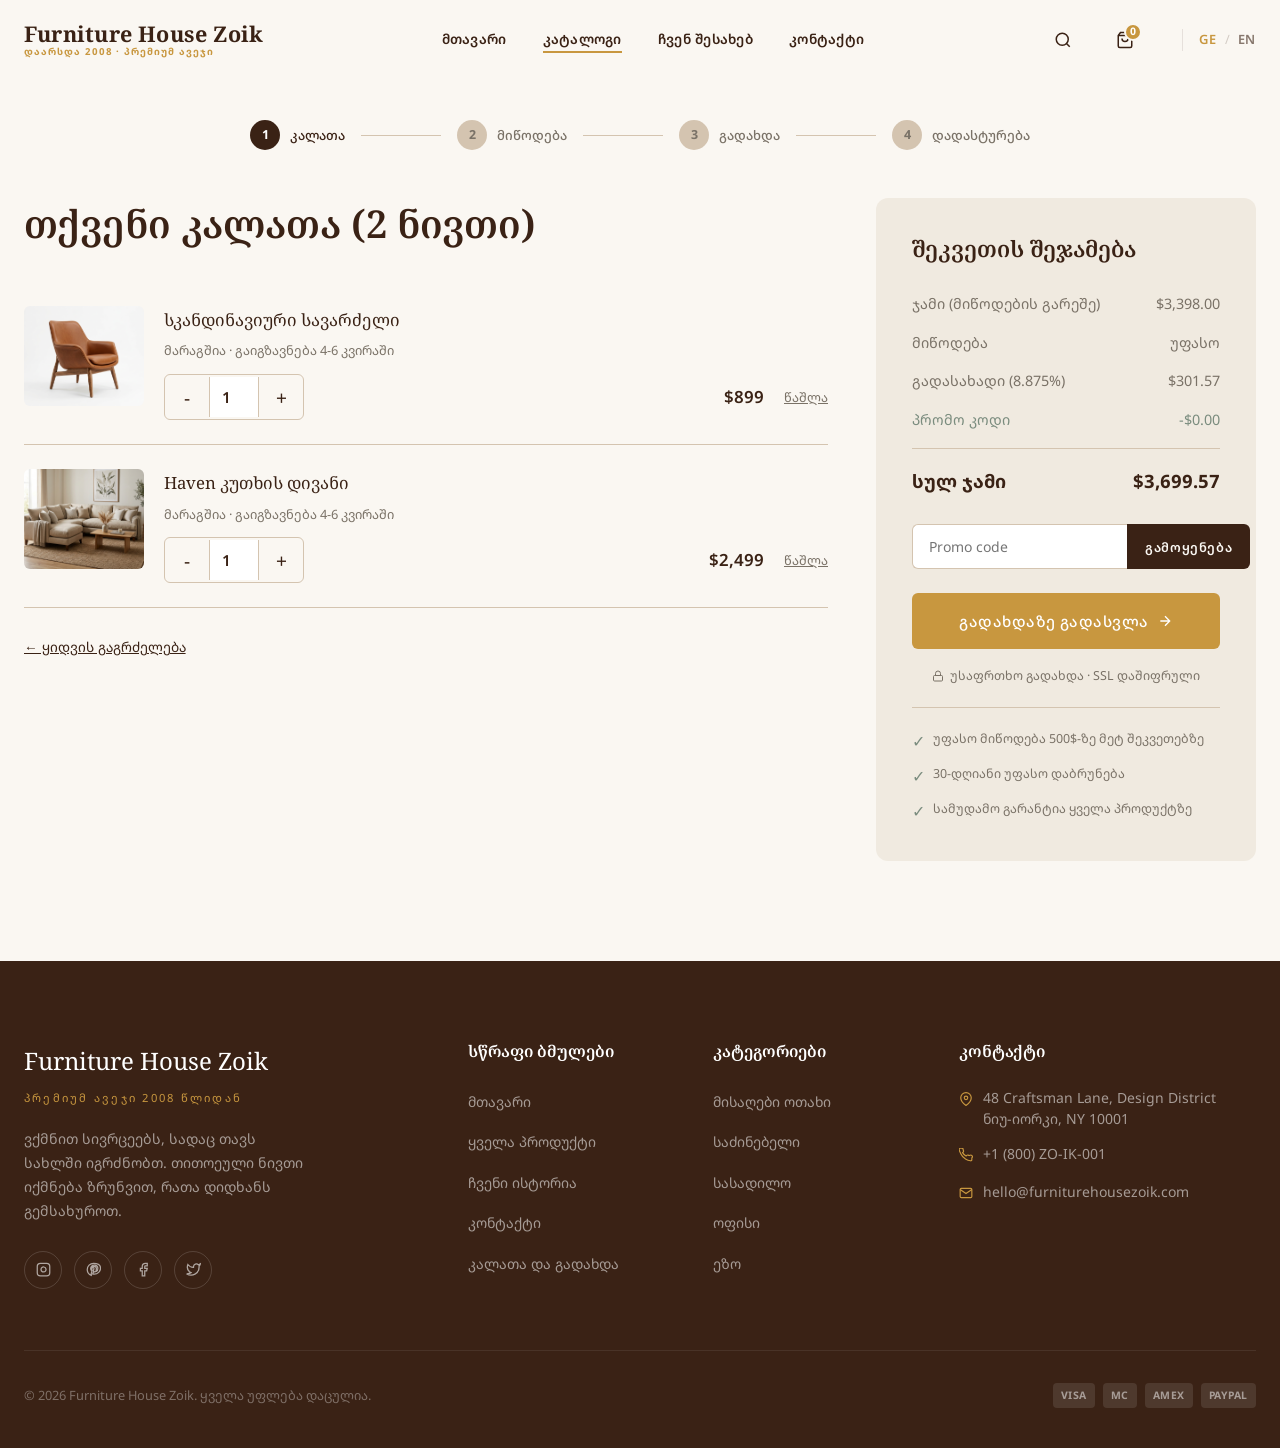
<file: cart.html>
<!DOCTYPE html>
<html lang="ge">
<head>
<meta charset="UTF-8">
<meta name="viewport" content="width=device-width, initial-scale=1.0">
<title>კალათა და გადახდა — Furniture House Zoik</title>
<meta name="description" content="გადაამოწმეთ კალათა და დაასრულეთ შეკვეთა. უფასო მიწოდება 500$-ის ზემოთ.">
<link rel="stylesheet" href="styles.css">
</head>
<body>

<nav class="nav scrolled" id="mainNav">
  <div class="nav-inner">
    <a href="index.html" class="nav-logo">
      <span class="nav-logo-main">Furniture House Zoik</span>
      <span class="nav-logo-sub">დაარსდა 2008 · პრემიუმ ავეჯი</span>
    </a>
    <div class="nav-links">
      <a href="index.html" class="nav-link">მთავარი</a>
      <a href="shop.html" class="nav-link active">კატალოგი</a>
      <a href="about.html" class="nav-link">ჩვენ შესახებ</a>
      <a href="contact.html" class="nav-link">კონტაქტი</a>
    </div>
    <div class="nav-actions">
      <button class="nav-icon-btn" aria-label="ძიება" id="searchBtn">
        <svg width="18" height="18" viewBox="0 0 24 24" fill="none" stroke="currentColor" stroke-width="2"><circle cx="11" cy="11" r="8"/><path d="M21 21l-4.35-4.35"/></svg>
      </button>
      <a href="cart.html" class="nav-icon-btn" aria-label="კალათა" id="cartNavBtn">
        <svg width="18" height="18" viewBox="0 0 24 24" fill="none" stroke="currentColor" stroke-width="2"><path d="M6 2L3 6v14a2 2 0 002 2h14a2 2 0 002-2V6l-3-4z"/><line x1="3" y1="6" x2="21" y2="6"/><path d="M16 10a4 4 0 01-8 0"/></svg>
        <span class="cart-badge" id="cartCount">2</span>
      </a>
      <div class="lang-switcher">
        <a href="#" class="lang-btn" data-lang="ge">GE</a>
        <span class="lang-sep">/</span>
        <a href="#" class="lang-btn active" data-lang="en">EN</a>
      </div>
    </div>
    <button class="nav-mobile-toggle" id="mobileToggle" aria-label="Menu">
      <span></span><span></span><span></span>
    </button>
  </div>
</nav>
<div class="nav-mobile-menu" id="mobileMenu">
  <button class="nav-mobile-close" id="mobileClose">✕</button>
  <a href="index.html" class="nav-link">მთავარი</a>
  <a href="shop.html" class="nav-link">კატალოგი</a>
  <a href="about.html" class="nav-link">ჩვენ შესახებ</a>
  <a href="contact.html" class="nav-link">კონტაქტი</a>
  <a href="cart.html" class="nav-link" data-i18n="nav_cart">კალათა</a>
  <div class="lang-switcher" style="margin-top:20px;border:none;padding:0">
    <a href="#" class="lang-btn" data-lang="ge" style="color:var(--walnut)">GE</a>
    <span class="lang-sep" style="color:var(--walnut)">/</span>
    <a href="#" class="lang-btn active" data-lang="en" style="color:var(--walnut)">EN</a>
  </div>
</div>

<section class="cart-section">
  <div class="container">
    <!-- CHECKOUT STEPS -->
    <div class="checkout-steps">
      <div class="step active">
        <div class="step-num">1</div>
        კალათა
      </div>
      <div class="step-line"></div>
      <div class="step" id="step2">
        <div class="step-num">2</div>
        მიწოდება
      </div>
      <div class="step-line"></div>
      <div class="step" id="step3">
        <div class="step-num">3</div>
        გადახდა
      </div>
      <div class="step-line"></div>
      <div class="step" id="step4">
        <div class="step-num">4</div>
        დადასტურება
      </div>
    </div>

    <div class="cart-layout" id="cartView">
      <!-- CART ITEMS -->
      <div>
        <h1 class="cart-title" id="cartHeading">თქვენი კალათა (2 items)</h1>
        <div id="cartItems"></div>
        <div style="margin-top:24px">
          <a href="shop.html" style="font-size:.85rem;color:var(--walnut);text-decoration:underline;display:inline-flex;align-items:center;gap:6px">
            ← ყიდვის გაგრძელება
          </a>
        </div>
      </div>

      <!-- ORDER SUMMARY -->
      <div class="order-summary">
        <h2 class="summary-title">შეკვეთის შეჯამება</h2>

        <div class="summary-row">
          <span>ჯამი (მიწოდების გარეშე)</span>
          <span id="subtotal">$0</span>
        </div>
        <div class="summary-row">
          <span>მიწოდება</span>
          <span id="shipping">უფასო</span>
        </div>
        <div class="summary-row">
          <span>გადასახადი (8.875%)</span>
          <span id="tax">$0</span>
        </div>
        <div class="summary-row">
          <span style="color:var(--sage)">პრომო კოდი</span>
          <span id="discount" style="color:var(--sage)">–$0</span>
        </div>
        <div class="summary-total">
          <span>სულ ჯამი</span>
          <span id="totalPrice">$0</span>
        </div>

        <div style="margin:28px 0 16px">
          <div class="promo-input-wrap">
            <input type="text" class="promo-input" placeholder="Promo code" id="promoCode">
            <button class="promo-btn" onclick="applyPromo()">გამოყენება</button>
          </div>
        </div>

        <button class="btn btn-gold btn-lg" style="width:100%;justify-content:center" onclick="proceedToCheckout()" id="checkoutBtn">
          გადახდაზე გადასვლა
          <svg width="16" height="16" viewBox="0 0 24 24" fill="none" stroke="currentColor" stroke-width="2"><path d="M5 12h14M12 5l7 7-7 7"/></svg>
        </button>
        <div class="secure-note">
          <svg width="12" height="12" viewBox="0 0 24 24" fill="none" stroke="currentColor" stroke-width="2"><rect x="3" y="11" width="18" height="11" rx="2" ry="2"/><path d="M7 11V7a5 5 0 0110 0v4"/></svg>
          უსაფრთხო გადახდა · SSL დაშიფრული
        </div>
        <div style="margin-top:20px;padding-top:20px;border-top:1px solid var(--beige-dark)">
          <div style="font-size:.78rem;color:var(--text-muted);display:flex;align-items:flex-start;gap:8px">
            <span style="color:var(--sage);font-size:1rem">✓</span>
            უფასო მიწოდება 500$-ზე მეტ შეკვეთებზე
          </div>
          <div style="font-size:.78rem;color:var(--text-muted);display:flex;align-items:flex-start;gap:8px;margin-top:8px">
            <span style="color:var(--sage);font-size:1rem">✓</span>
            30-დღიანი უფასო დაბრუნება
          </div>
          <div style="font-size:.78rem;color:var(--text-muted);display:flex;align-items:flex-start;gap:8px;margin-top:8px">
            <span style="color:var(--sage);font-size:1rem">✓</span>
            სამუდამო გარანტია ყველა პროდუქტზე
          </div>
        </div>
      </div>
    </div>

    <!-- CHECKOUT FORM (hidden initially) -->
    <div id="checkoutForm" style="display:none">
      <div style="max-width:700px;margin:0 auto">
        <h2 style="font-family:var(--font-serif);font-size:2rem;color:var(--walnut);margin-bottom:36px">მიწოდება & გადახდა</h2>

        <div style="background:var(--cream-dark);border-radius:var(--radius-md);padding:36px;margin-bottom:32px">
          <h3 style="font-family:var(--font-serif);font-size:1.2rem;color:var(--walnut);margin-bottom:24px">ინფორმაცია მიწოდებაზე</h3>
          <div class="form-row">
            <div class="form-group">
              <label class="form-label">სახელი</label>
              <input type="text" class="form-control" placeholder="First name">
            </div>
            <div class="form-group">
              <label class="form-label">გვარი</label>
              <input type="text" class="form-control" placeholder="Last name">
            </div>
          </div>
          <div class="form-group">
            <label class="form-label">ქუჩის მისამართი</label>
            <input type="text" class="form-control" placeholder="123 Main Street, Apt 4B">
          </div>
          <div class="form-row">
            <div class="form-group">
              <label class="form-label">ქალაქი</label>
              <input type="text" class="form-control" placeholder="ნიუ-იორკი">
            </div>
            <div class="form-group">
              <label class="form-label">საფოსტო ინდექსი</label>
              <input type="text" class="form-control" placeholder="10001">
            </div>
          </div>
          <div class="form-group">
            <label class="form-label">ელ. ფოსტა</label>
            <input type="email" class="form-control" placeholder="your@email.com">
          </div>
        </div>

        <div style="background:var(--cream-dark);border-radius:var(--radius-md);padding:36px;margin-bottom:32px">
          <h3 style="font-family:var(--font-serif);font-size:1.2rem;color:var(--walnut);margin-bottom:24px">გადახდის დეტალები</h3>
          <div class="form-group">
            <label class="form-label">ბარათის ნომერი</label>
            <input type="text" class="form-control" placeholder="•••• •••• •••• ••••">
          </div>
          <div class="form-row">
            <div class="form-group">
              <label class="form-label">მოქმედების ვადა</label>
              <input type="text" class="form-control" placeholder="MM / YY">
            </div>
            <div class="form-group">
              <label class="form-label">CVV</label>
              <input type="text" class="form-control" placeholder="•••">
            </div>
          </div>
          <div class="form-group">
            <label class="form-label">სახელი ბარათზე</label>
            <input type="text" class="form-control" placeholder="Marcus Johnson">
          </div>
        </div>

        <button class="btn btn-gold btn-lg" style="width:100%;justify-content:center" onclick="placeOrder()">
          შეკვეთის გაფორმება · <span id="checkoutTotal">$0</span>
        </button>
        <div style="text-align:center;margin-top:12px">
          <button style="font-size:.85rem;color:var(--walnut);text-decoration:underline;background:none;border:none;cursor:pointer" onclick="backToCart()">← კალათაში დაბრუნება</button>
        </div>
      </div>
    </div>

    <!-- CONFIRMATION (hidden initially) -->
    <div id="confirmationView" style="display:none;text-align:center;padding:80px 0">
      <div style="font-size:4rem;margin-bottom:24px">🎉</div>
      <h2 style="font-family:var(--font-serif);font-size:2.5rem;color:var(--walnut);margin-bottom:16px">შეკვეთა დადასტურებულია!</h2>
      <p style="color:var(--text-muted);max-width:480px;margin:0 auto 16px;line-height:1.7">მადლობა შეკვეთისთვის. თქვენ მიიღებთ დასტურს ელ. ფოსტაზე შეკვეთის დეტალებით.</p>
      <p style="font-size:.85rem;color:var(--text-muted);margin-bottom:40px">Order #FHZ-<strong id="orderNum"></strong></p>
      <div style="display:flex;gap:16px;justify-content:center;flex-wrap:wrap">
        <a href="shop.html" class="btn btn-primary">ყიდვის გაგრძელება</a>
        <a href="index.html" class="btn btn-outline">მთავარ გვერდზე დაბრუნება</a>
      </div>
    </div>
  </div>
</section>


<footer class="footer">
  <div class="container">
    <div class="footer-grid">
      <div>
        <div class="footer-brand-name">Furniture House Zoik</div>
        <div class="footer-brand-tag">პრემიუმ ავეჯი 2008 წლიდან</div>
        <p class="footer-desc">ვქმნით სივრცეებს, სადაც თავს სახლში იგრძნობთ. თითოეული ნივთი იქმნება ზრუნვით, რათა დიდხანს გემსახუროთ.</p>
        <div class="social-links">
          <a href="#" class="social-link" aria-label="Instagram">
            <svg width="15" height="15" viewBox="0 0 24 24" fill="none" stroke="currentColor" stroke-width="2"><rect x="2" y="2" width="20" height="20" rx="5" ry="5"/><path d="M16 11.37A4 4 0 1112.63 8 4 4 0 0116 11.37z"/><line x1="17.5" y1="6.5" x2="17.51" y2="6.5"/></svg>
          </a>
          <a href="#" class="social-link" aria-label="Pinterest">
            <svg width="15" height="15" viewBox="0 0 24 24" fill="none" stroke="currentColor" stroke-width="2"><path d="M12 2C6.48 2 2 6.48 2 12c0 4.24 2.65 7.86 6.39 9.29-.09-.78-.17-1.98.03-2.83.19-.77 1.28-5.43 1.28-5.43s-.33-.65-.33-1.62c0-1.52.88-2.66 1.98-2.66.93 0 1.39.7 1.39 1.54 0 .94-.6 2.34-.9 3.64-.26 1.08.54 1.97 1.6 1.97 1.91 0 3.19-2.43 3.19-5.3 0-2.19-1.48-3.73-3.6-3.73-2.45 0-3.89 1.84-3.89 3.74 0 .74.28 1.54.64 1.97a.26.26 0 01.06.25c-.07.27-.22.86-.25.98-.04.16-.13.2-.3.12-1.12-.52-1.82-2.17-1.82-3.49 0-2.83 2.06-5.43 5.93-5.43 3.11 0 5.53 2.22 5.53 5.18 0 3.09-1.95 5.57-4.65 5.57-.91 0-1.76-.47-2.05-1.03l-.56 2.08c-.2.78-.75 1.76-1.12 2.36.84.26 1.74.4 2.67.4 5.52 0 10-4.48 10-10S17.52 2 12 2z"/></svg>
          </a>
          <a href="#" class="social-link" aria-label="Facebook">
            <svg width="15" height="15" viewBox="0 0 24 24" fill="none" stroke="currentColor" stroke-width="2"><path d="M18 2h-3a5 5 0 00-5 5v3H7v4h3v8h4v-8h3l1-4h-4V7a1 1 0 011-1h3z"/></svg>
          </a>
          <a href="#" class="social-link" aria-label="Twitter/X">
            <svg width="15" height="15" viewBox="0 0 24 24" fill="none" stroke="currentColor" stroke-width="2"><path d="M23 3a10.9 10.9 0 01-3.14 1.53 4.48 4.48 0 00-7.86 3v1A10.66 10.66 0 013 4s-4 9 5 13a11.64 11.64 0 01-7 2c9 5 20 0 20-11.5a4.5 4.5 0 00-.08-.83A7.72 7.72 0 0023 3z"/></svg>
          </a>
        </div>
      </div>
      <div>
        <h4 class="footer-heading">სწრაფი ბმულები</h4>
        <ul class="footer-links">
          <li><a href="index.html">მთავარი</a></li>
          <li><a href="shop.html">ყველა პროდუქტი</a></li>
          <li><a href="about.html">ჩვენი ისტორია</a></li>
          <li><a href="contact.html">კონტაქტი</a></li>
          <li><a href="cart.html">კალათა და გადახდა</a></li>
        </ul>
      </div>
      <div>
        <h4 class="footer-heading">კატეგორიები</h4>
        <ul class="footer-links">
          <li><a href="shop.html?cat=living-room">მისაღები ოთახი</a></li>
          <li><a href="shop.html?cat=bedroom">საძინებელი</a></li>
          <li><a href="shop.html?cat=dining">სასადილო</a></li>
          <li><a href="shop.html?cat=office">ოფისი</a></li>
          <li><a href="shop.html?cat=outdoor">ეზო</a></li>
        </ul>
      </div>
      <div class="footer-contact">
        <h4 class="footer-heading">კონტაქტი</h4>
        <p>
          <i>
            <svg width="14" height="14" viewBox="0 0 24 24" fill="none" stroke="currentColor" stroke-width="2"><path d="M21 10c0 7-9 13-9 13s-9-6-9-13a9 9 0 0118 0z"/><circle cx="12" cy="10" r="3"/></svg>
          </i>
          48 Craftsman Lane, Design District<br>ნიუ-იორკი, NY 10001
        </p>
        <p>
          <i>
            <svg width="14" height="14" viewBox="0 0 24 24" fill="none" stroke="currentColor" stroke-width="2"><path d="M22 16.92v3a2 2 0 01-2.18 2 19.79 19.79 0 01-8.63-3.07A19.5 19.5 0 013.07 9.81a19.79 19.79 0 01-3.07-8.67A2 2 0 012 .18h3a2 2 0 012 1.72c.127.96.361 1.903.7 2.81a2 2 0 01-.45 2.11L6.09 7.91a16 16 0 006 6l1.27-1.27a2 2 0 012.11-.45c.907.339 1.85.573 2.81.7A2 2 0 0122 16.92z"/></svg>
          </i>
          +1 (800) ZO-IK-001
        </p>
        <p>
          <i>
            <svg width="14" height="14" viewBox="0 0 24 24" fill="none" stroke="currentColor" stroke-width="2"><path d="M4 4h16c1.1 0 2 .9 2 2v12c0 1.1-.9 2-2 2H4c-1.1 0-2-.9-2-2V6c0-1.1.9-2 2-2z"/><polyline points="22,6 12,13 2,6"/></svg>
          </i>
          hello@furniturehousezoik.com
        </p>
      </div>
    </div>
    <div class="footer-bottom">
      <p class="footer-copy">© 2026 Furniture House Zoik. ყველა უფლება დაცულია.</p>
      <div class="footer-payment">
        <span class="payment-icon">VISA</span>
        <span class="payment-icon">MC</span>
        <span class="payment-icon">AMEX</span>
        <span class="payment-icon">PAYPAL</span>
      </div>
    </div>
  </div>
</footer>
<div class="toast" id="toast"><span class="toast-icon">✓</span><span id="toastMsg">Item added to cart</span></div>
<script>

// Nav scroll
const nav = document.getElementById('mainNav');
if(nav){
  window.addEventListener('scroll', ()=>{
    nav.classList.toggle('scrolled', window.scrollY > 40);
  });
}
// Mobile menu
const mToggle = document.getElementById('mobileToggle');
const mMenu = document.getElementById('mobileMenu');
const mClose = document.getElementById('mobileClose');
if(mToggle) mToggle.addEventListener('click', ()=> mMenu.classList.add('open'));
if(mClose) mClose.addEventListener('click', ()=> mMenu.classList.remove('open'));

// კალათა count from localStorage
function updateCartCount(){
  const cart = JSON.parse(localStorage.getItem('fhz_cart')||'[]');
  const total = cart.reduce((s,i)=>s+(i.qty||1),0);
  document.querySelectorAll('#cartCount').forEach(el=>el.textContent=total);
}
updateCartCount();

// Add to cart
function addToCart(id, name, price, img){
  let cart = JSON.parse(localStorage.getItem('fhz_cart')||'[]');
  const existing = cart.find(i=>i.id===id);
  if(existing){ existing.qty=(existing.qty||1)+1; }
  else { cart.push({id,name,price,img,qty:1}); }
  localStorage.setItem('fhz_cart', JSON.stringify(cart));
  updateCartCount();
  showToast(name+' added to cart');
}

// Toast
function showToast(msg){
  const t = document.getElementById('toast');
  const tm = document.getElementById('toastMsg');
  if(!t) return;
  tm.textContent = msg;
  t.classList.add('show');
  setTimeout(()=>t.classList.remove('show'), 3000);
}

// Fade-up observer
const fads = document.querySelectorAll('.fade-up');
if(fads.length){
  const obs = new IntersectionObserver(entries=>{
    entries.forEach(e=>{ if(e.isIntersecting) e.target.classList.add('visible'); });
  },{threshold:0.15});
  fads.forEach(el=>obs.observe(el));
}

// Accordion
document.querySelectorAll('.accordion-header').forEach(h=>{
  h.addEventListener('click', ()=>{
    const item = h.parentElement;
    const isOpen = item.classList.contains('open');
    document.querySelectorAll('.accordion-item').forEach(i=>i.classList.remove('open'));
    if(!isOpen) item.classList.add('open');
  });
});

const imgMapJS = {"hero":"img_hero.jpg","chair":"img_chair.jpg","coffee":"img_coffee.jpg","sofa":"img_sofa.jpg","dining":"img_dining.jpg","bed":"img_bed.jpg","desk":"img_desk.jpg","velvet":"img_velvet.jpg","outdoor":"img_outdoor.jpg","bookshelf":"img_bookshelf.jpg","workshop":"img_workshop.jpg","leather":"img_leather.jpg"};
let promoApplied = false;

function renderCart(){
  const isEn = (localStorage.getItem('fhz_lang') || 'ge') === 'en';
  const cart = JSON.parse(localStorage.getItem('fhz_cart')||'[]');
  const heading = document.getElementById('cartHeading');
  const items = document.getElementById('cartItems');
  const total = cart.reduce((s,i)=>s+(i.price*(i.qty||1)),0);
  const tax = total * 0.08875;
  const discount = promoApplied ? total * 0.1 : 0;
  const finalTotal = total + tax - discount;

  const itemWord = isEn ? (cart.length === 1 ? 'item' : 'items') : 'ნივთი';
  const headingTitle = isEn ? 'Your Cart' : 'თქვენი კალათა';
  heading.textContent = headingTitle + ' (' + cart.length + ' ' + itemWord + ')';

  if(cart.length===0){
    const emptyMsg = isEn ? 'Your cart is empty' : 'თქვენი კალათა ცარიელია';
    const startShop = isEn ? 'Start Shopping' : 'ყიდვის დაწყება';
    items.innerHTML = '<div style="text-align:center;padding:60px 0"><div style="font-size:3rem;margin-bottom:16px">🛒</div><p style="color:var(--text-muted);margin-bottom:24px">'+emptyMsg+'</p><a href="shop.html" class="btn btn-primary">'+startShop+'</a></div>';
    document.getElementById('checkoutBtn').disabled = true;
  } else {
    const metaText = isEn ? 'In Stock · Ships in 4–6 weeks' : 'მარაგშია · გაიგზავნება 4-6 კვირაში';
    const removeText = isEn ? 'Remove' : 'წაშლა';
    items.innerHTML = cart.map(item=>{
      const itName = isEn ? (window.translationsGE?.[item.name] || item.name) : item.name;
      return `
<div class="cart-item" id="cart-${item.id}">
  <div class="cart-item-img">
    <img src="${imgMapJS[item.img?.replace('img_','')?.replace('.jpg','')] || item.img}" alt="${itName}" style="width:100%;height:100%;object-fit:cover">
  </div>
  <div class="cart-item-info">
    <div class="cart-item-name">${itName}</div>
    <div class="cart-item-meta">${metaText}</div>
    <div class="cart-item-controls">
      <div class="qty-ctrl">
        <button class="qty-btn" onclick="updateQty('${item.id}',-1)">−</button>
        <input type="number" class="qty-input" value="${item.qty||1}" min="1" max="10" onchange="setQty('${item.id}',this.value)" style="width:50px">
        <button class="qty-btn" onclick="updateQty('${item.id}',1)">+</button>
      </div>
      <div style="display:flex;align-items:center;gap:20px">
        <span class="cart-item-price">$${((item.price)*(item.qty||1)).toLocaleString()}</span>
        <button class="cart-item-remove" onclick="removeItem('${item.id}')">${removeText}</button>
      </div>
    </div>
  </div>
</div>`;
    }).join('');
  }

  const freeShippingText = isEn ? 'Free' : 'უფასო';
  document.getElementById('subtotal').textContent = '$'+total.toLocaleString(undefined,{minimumFractionDigits:2,maximumFractionDigits:2});
  document.getElementById('shipping').textContent = total >= 500 ? freeShippingText : '$99.00';
  document.getElementById('tax').textContent = '$'+tax.toLocaleString(undefined,{minimumFractionDigits:2,maximumFractionDigits:2});
  document.getElementById('discount').textContent = promoApplied ? '-$'+discount.toLocaleString(undefined,{minimumFractionDigits:2,maximumFractionDigits:2}) : '-$0.00';
  const ftotal = total>=500 ? finalTotal : finalTotal+99;
  document.getElementById('totalPrice').textContent = '$'+ftotal.toLocaleString(undefined,{minimumFractionDigits:2,maximumFractionDigits:2});
  document.getElementById('checkoutTotal').textContent = '$'+ftotal.toLocaleString(undefined,{minimumFractionDigits:2,maximumFractionDigits:2});
}

window.onLanguageChange = function(lang) {
  renderCart();
};

function updateQty(id, delta){
  let cart = JSON.parse(localStorage.getItem('fhz_cart')||'[]');
  const item = cart.find(i=>i.id===id);
  if(item){ item.qty = Math.max(1, Math.min(10, (item.qty||1)+delta)); }
  localStorage.setItem('fhz_cart', JSON.stringify(cart));
  updateCartCount();
  renderCart();
}

function setQty(id, val){
  let cart = JSON.parse(localStorage.getItem('fhz_cart')||'[]');
  const item = cart.find(i=>i.id===id);
  if(item){ item.qty = Math.max(1, Math.min(10, parseInt(val)||1)); }
  localStorage.setItem('fhz_cart', JSON.stringify(cart));
  updateCartCount();
  renderCart();
}

function removeItem(id){
  let cart = JSON.parse(localStorage.getItem('fhz_cart')||'[]');
  cart = cart.filter(i=>i.id!==id);
  localStorage.setItem('fhz_cart', JSON.stringify(cart));
  updateCartCount();
  renderCart();
}

function applyPromo(){
  const code = document.getElementById('promoCode').value.trim().toUpperCase();
  if(code==='ZOIK10'||code==='WELCOME'){
    promoApplied=true;
    showToast('Promo code applied! 10% off');
    renderCart();
  } else {
    showToast('Invalid promo code. Try ZOIK10!');
  }
}

function proceedToCheckout(){
  const cart = JSON.parse(localStorage.getItem('fhz_cart')||'[]');
  if(!cart.length){ showToast('თქვენი კალათა ცარიელია'); return; }
  document.getElementById('cartView').style.display='none';
  document.getElementById('checkoutForm').style.display='block';
  document.querySelector('.step:nth-child(1)').classList.remove('active');
  document.querySelector('.step:nth-child(1)').classList.add('done');
  document.getElementById('step2').classList.add('active');
  window.scrollTo({top:0,behavior:'smooth'});
}

function backToCart(){
  document.getElementById('cartView').style.display='grid';
  document.getElementById('checkoutForm').style.display='none';
  document.querySelector('.step:nth-child(1)').classList.add('active');
  document.querySelector('.step:nth-child(1)').classList.remove('done');
  document.getElementById('step2').classList.remove('active');
}

function placeOrder(){
  document.getElementById('checkoutForm').style.display='none';
  document.getElementById('confirmationView').style.display='block';
  document.getElementById('orderNum').textContent = Math.floor(100000+Math.random()*900000);
  document.getElementById('step2').classList.add('done');
  document.getElementById('step3').classList.add('done');
  document.getElementById('step4').classList.add('active','done');
  localStorage.removeItem('fhz_cart');
  updateCartCount();
  window.scrollTo({top:0,behavior:'smooth'});
}

// Pre-populate cart if empty (demo)
if(!localStorage.getItem('fhz_cart')){
  const demo = [
    {id:'p01',name:'სკანდინავიური სავარძელი',price:899,img:'img_chair.jpg',qty:1},
    {id:'p03',name:'Haven კუთხის დივანი',price:2499,img:'img_sofa.jpg',qty:1},
  ];
  localStorage.setItem('fhz_cart', JSON.stringify(demo));
}

renderCart();
</script>

<script src="translations.js"></script>
<script src="lang.js"></script>
</body>
</html>
</file>
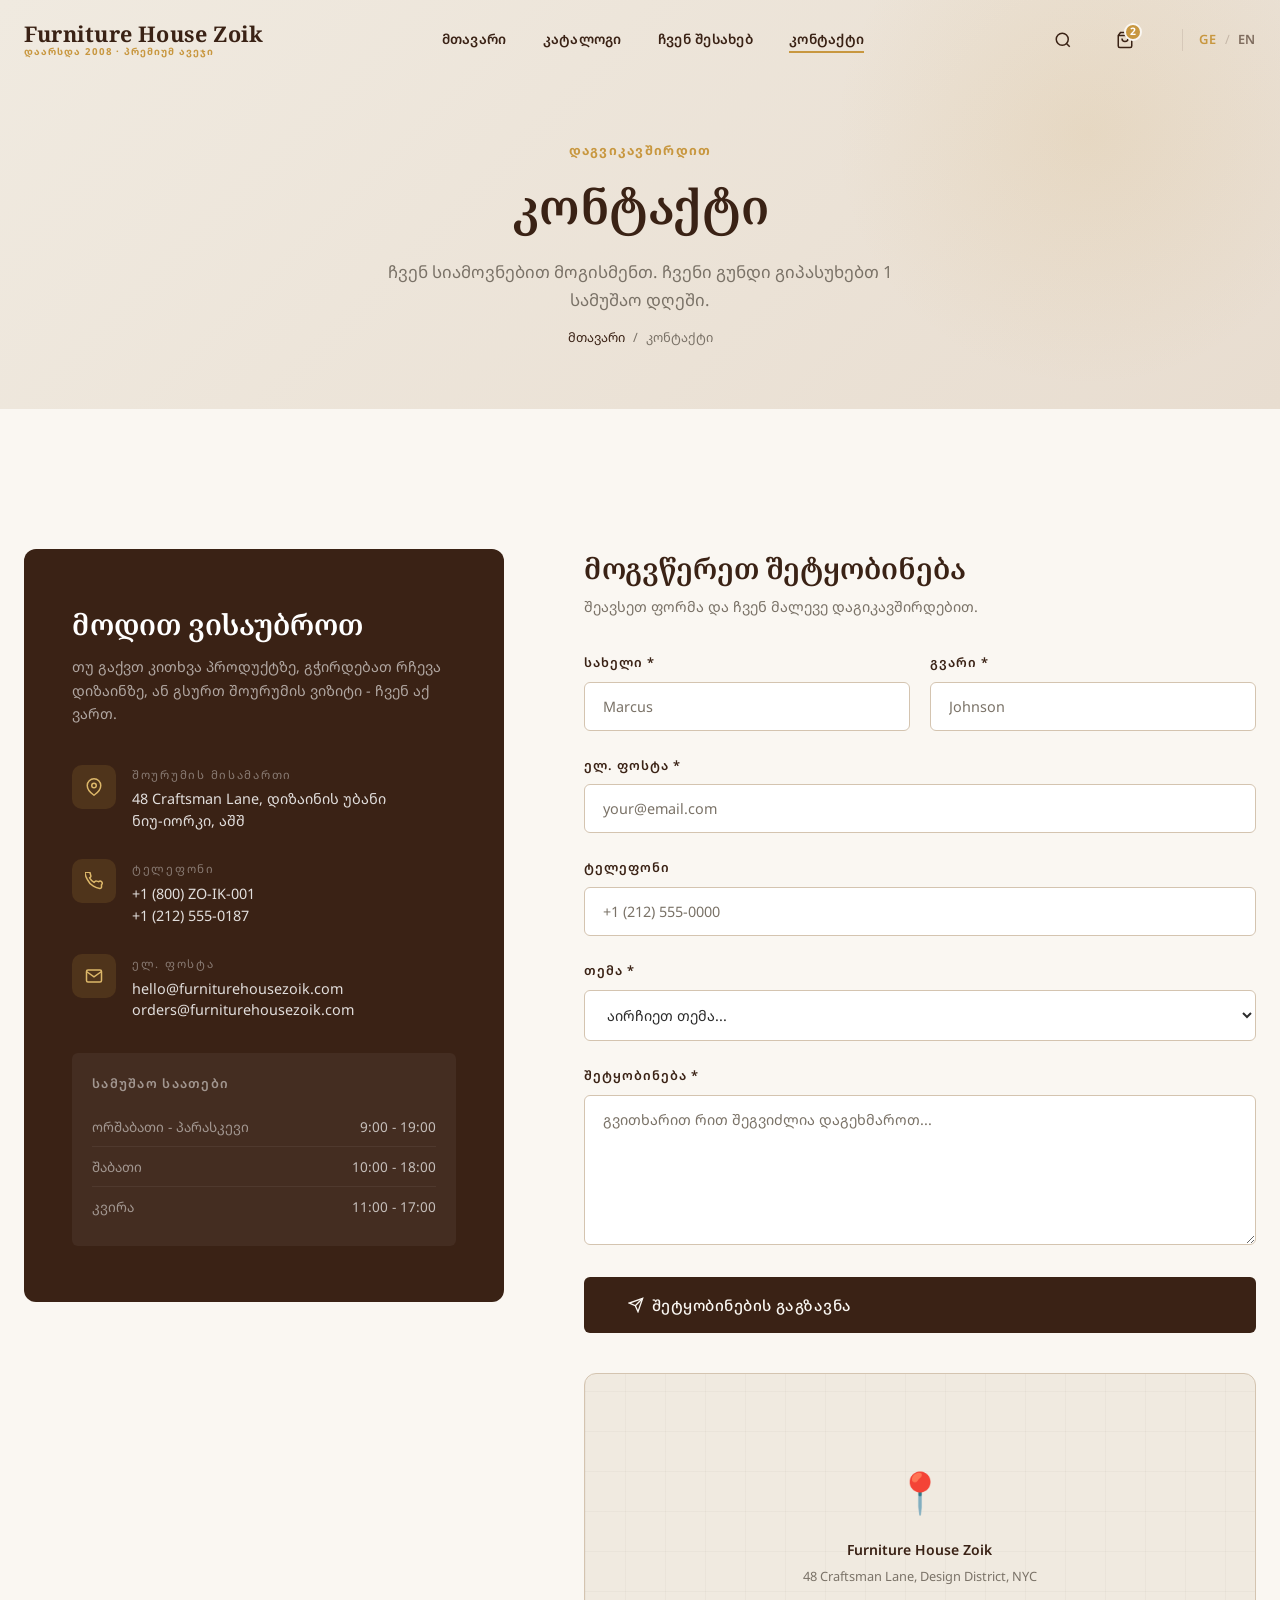
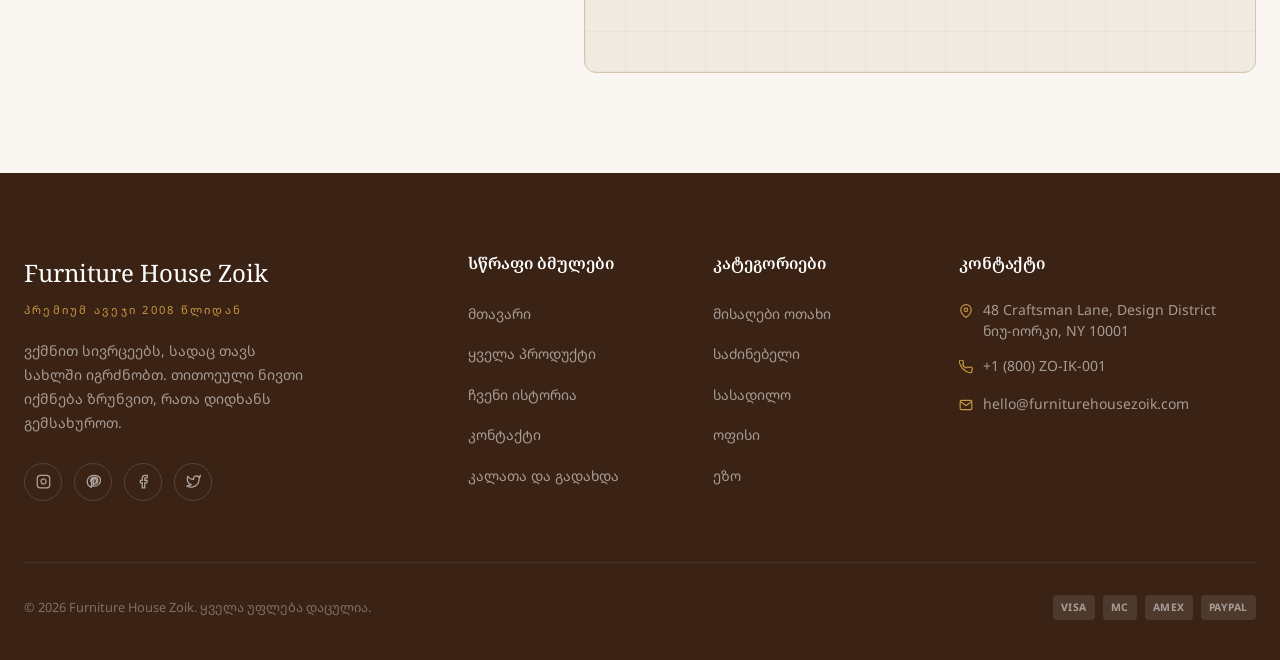
<file: contact.html>
<!DOCTYPE html>
<html lang="ge">
<head>
<meta charset="UTF-8">
<meta name="viewport" content="width=device-width, initial-scale=1.0">
<title>კონტაქტი — Furniture House Zoik</title>
<meta name="description" content="Get in touch with Furniture House Zoik. Visit our showroom, call us, or send a message. We'd love to help you find the perfect piece.">
<link rel="stylesheet" href="styles.css">
</head>
<body>

<nav class="nav scrolled" id="mainNav">
  <div class="nav-inner">
    <a href="index.html" class="nav-logo">
      <span class="nav-logo-main">Furniture House Zoik</span>
      <span class="nav-logo-sub">დაარსდა 2008 · პრემიუმ ავეჯი</span>
    </a>
    <div class="nav-links">
      <a href="index.html" class="nav-link">მთავარი</a>
      <a href="shop.html" class="nav-link">კატალოგი</a>
      <a href="about.html" class="nav-link">ჩვენ შესახებ</a>
      <a href="contact.html" class="nav-link active">კონტაქტი</a>
    </div>
    <div class="nav-actions">
      <button class="nav-icon-btn" aria-label="ძიება" id="searchBtn">
        <svg width="18" height="18" viewBox="0 0 24 24" fill="none" stroke="currentColor" stroke-width="2"><circle cx="11" cy="11" r="8"/><path d="M21 21l-4.35-4.35"/></svg>
      </button>
      <a href="cart.html" class="nav-icon-btn" aria-label="კალათა" id="cartNavBtn">
        <svg width="18" height="18" viewBox="0 0 24 24" fill="none" stroke="currentColor" stroke-width="2"><path d="M6 2L3 6v14a2 2 0 002 2h14a2 2 0 002-2V6l-3-4z"/><line x1="3" y1="6" x2="21" y2="6"/><path d="M16 10a4 4 0 01-8 0"/></svg>
        <span class="cart-badge" id="cartCount">2</span>
      </a>
      <div class="lang-switcher">
        <a href="#" class="lang-btn" data-lang="ge">GE</a>
        <span class="lang-sep">/</span>
        <a href="#" class="lang-btn active" data-lang="en">EN</a>
      </div>
    </div>
    <button class="nav-mobile-toggle" id="mobileToggle" aria-label="Menu">
      <span></span><span></span><span></span>
    </button>
  </div>
</nav>
<div class="nav-mobile-menu" id="mobileMenu">
  <button class="nav-mobile-close" id="mobileClose">✕</button>
  <a href="index.html" class="nav-link">მთავარი</a>
  <a href="shop.html" class="nav-link">კატალოგი</a>
  <a href="about.html" class="nav-link">ჩვენ შესახებ</a>
  <a href="contact.html" class="nav-link">კონტაქტი</a>
  <a href="cart.html" class="nav-link" data-i18n="nav_cart">კალათა</a>
  <div class="lang-switcher" style="margin-top:20px;border:none;padding:0">
    <a href="#" class="lang-btn" data-lang="ge" style="color:var(--walnut)">GE</a>
    <span class="lang-sep" style="color:var(--walnut)">/</span>
    <a href="#" class="lang-btn active" data-lang="en" style="color:var(--walnut)">EN</a>
  </div>
</div>

<div class="page-header">
  <div class="eyebrow" style="margin-bottom:12px">დაგვიკავშირდით</div>
  <h1 class="section-title">კონტაქტი</h1>
  <p class="section-subtitle" style="margin:12px auto 0;text-align:center">ჩვენ სიამოვნებით მოგისმენთ. ჩვენი გუნდი გიპასუხებთ 1 სამუშაო დღეში.</p>
  <div class="breadcrumb">
    <a href="index.html">მთავარი</a><span>/</span><span>კონტაქტი</span>
  </div>
</div>

<section class="contact-section">
  <div class="container">
    <div class="contact-grid">
      <!-- CONTACT INFO -->
      <div class="contact-info-card">
        <h2 class="contact-info-title">მოდით ვისაუბროთ</h2>
        <p class="contact-info-sub">თუ გაქვთ კითხვა პროდუქტზე, გჭირდებათ რჩევა დიზაინზე, ან გსურთ შოურუმის ვიზიტი - ჩვენ აქ ვართ.</p>

        <div class="contact-detail">
          <div class="contact-detail-icon">
            <svg width="18" height="18" viewBox="0 0 24 24" fill="none" stroke="currentColor" stroke-width="2"><path d="M21 10c0 7-9 13-9 13s-9-6-9-13a9 9 0 0118 0z"/><circle cx="12" cy="10" r="3"/></svg>
          </div>
          <div>
            <div class="contact-detail-label">შოურუმის მისამართი</div>
            <div class="contact-detail-value">48 Craftsman Lane, დიზაინის უბანი<br>ნიუ-იორკი, აშშ</div>
          </div>
        </div>

        <div class="contact-detail">
          <div class="contact-detail-icon">
            <svg width="18" height="18" viewBox="0 0 24 24" fill="none" stroke="currentColor" stroke-width="2"><path d="M22 16.92v3a2 2 0 01-2.18 2 19.79 19.79 0 01-8.63-3.07A19.5 19.5 0 013.07 9.81a19.79 19.79 0 01-3.07-8.67A2 2 0 012 .18h3a2 2 0 012 1.72c.127.96.361 1.903.7 2.81a2 2 0 01-.45 2.11L6.09 7.91a16 16 0 006 6l1.27-1.27a2 2 0 012.11-.45c.907.339 1.85.573 2.81.7A2 2 0 0122 16.92z"/></svg>
          </div>
          <div>
            <div class="contact-detail-label">ტელეფონი</div>
            <div class="contact-detail-value">+1 (800) ZO-IK-001<br>+1 (212) 555-0187</div>
          </div>
        </div>

        <div class="contact-detail">
          <div class="contact-detail-icon">
            <svg width="18" height="18" viewBox="0 0 24 24" fill="none" stroke="currentColor" stroke-width="2"><path d="M4 4h16c1.1 0 2 .9 2 2v12c0 1.1-.9 2-2 2H4c-1.1 0-2-.9-2-2V6c0-1.1.9-2 2-2z"/><polyline points="22,6 12,13 2,6"/></svg>
          </div>
          <div>
            <div class="contact-detail-label">ელ. ფოსტა</div>
            <div class="contact-detail-value">hello@furniturehousezoik.com<br>orders@furniturehousezoik.com</div>
          </div>
        </div>

        <div class="hours-grid">
          <div style="font-size:.8rem;font-weight:600;color:rgba(255,255,255,.5);letter-spacing:.1em;text-transform:uppercase;margin-bottom:12px">სამუშაო საათები</div>
          <div class="hours-row"><span class="day">ორშაბათი - პარასკევი</span><span>9:00 - 19:00</span></div>
          <div class="hours-row"><span class="day">შაბათი</span><span>10:00 - 18:00</span></div>
          <div class="hours-row"><span class="day">კვირა</span><span>11:00 - 17:00</span></div>
        </div>
      </div>

      <!-- CONTACT FORM -->
      <div>
        <h2 style="font-family:var(--font-serif);font-size:1.8rem;color:var(--walnut);margin-bottom:8px">მოგვწერეთ შეტყობინება</h2>
        <p style="color:var(--text-muted);margin-bottom:32px;font-size:.9rem">შეავსეთ ფორმა და ჩვენ მალევე დაგიკავშირდებით.</p>

        <form id="contactForm" action="https://formspree.io/f/mzeborek" method="POST">
          <input type="hidden" name="_subject" id="formSubject" value="Contact Form Submission — Furniture House Zoik">
          <input type="hidden" name="name" id="fullName" value="">
          <input type="text" name="_gotcha" style="display:none !important" tabindex="-1" autocomplete="off">
          <div id="contactStatus" style="display:none;margin-bottom:24px;padding:16px 20px;border-radius:var(--radius-md);font-size:.95rem;line-height:1.5"></div>
          <div class="form-row">
            <div class="form-group">
              <label class="form-label" for="firstName">სახელი *</label>
              <input type="text" id="firstName" name="firstName" class="form-control" placeholder="Marcus" required>
            </div>
            <div class="form-group">
              <label class="form-label" for="lastName">გვარი *</label>
              <input type="text" id="lastName" name="lastName" class="form-control" placeholder="Johnson" required>
            </div>
          </div>
          <div class="form-group">
            <label class="form-label" for="email">ელ. ფოსტა *</label>
            <input type="email" id="email" name="email" class="form-control" placeholder="your@email.com" required>
          </div>
          <div class="form-group">
            <label class="form-label" for="phone">ტელეფონი</label>
            <input type="tel" id="phone" name="phone" class="form-control" placeholder="+1 (212) 555-0000">
          </div>
          <div class="form-group">
            <label class="form-label" for="subject">თემა *</label>
            <select id="subject" name="subject" class="form-control sort-select" required style="padding:14px 18px;-webkit-appearance:auto;appearance:auto;background-image:none">
              <option value="">აირჩიეთ თემა...</option>
              <option value="Product Inquiry">კითხვა პროდუქტზე</option>
              <option value="Order Status">შეკვეთის სტატუსი</option>
              <option value="Interior Design Consultation">ინტერიერის დიზაინის კონსულტაცია</option>
              <option value="Custom Order">ინდივიდუალური შეკვეთა</option>
              <option value="Returns & Warranty">დაბრუნება და გარანტია</option>
              <option value="General Question">ზოგადი კითხვა</option>
            </select>
          </div>
          <div class="form-group">
            <label class="form-label" for="message">შეტყობინება *</label>
            <textarea id="message" name="message" class="form-control" placeholder="გვითხარით რით შეგვიძლია დაგეხმაროთ..." required></textarea>
          </div>
          <button type="submit" id="contactSubmitBtn" class="btn btn-primary btn-lg" style="width:100%">
            <svg width="16" height="16" viewBox="0 0 24 24" fill="none" stroke="currentColor" stroke-width="2"><line x1="22" y1="2" x2="11" y2="13"/><polygon points="22 2 15 22 11 13 2 9 22 2"/></svg>
            <span id="contactBtnText">შეტყობინების გაგზავნა</span>
          </button>
        </form>

        <!-- MAP PLACEHOLDER -->
        <div class="map-placeholder">
          <div class="map-pin">
            <div class="map-pin-icon">📍</div>
            <div style="font-weight:600;color:var(--walnut)">Furniture House Zoik</div>
            <div style="font-size:.8rem;margin-top:4px">48 Craftsman Lane, Design District, NYC</div>
          </div>
        </div>
      </div>
    </div>
  </div>
</section>


<footer class="footer">
  <div class="container">
    <div class="footer-grid">
      <div>
        <div class="footer-brand-name">Furniture House Zoik</div>
        <div class="footer-brand-tag">პრემიუმ ავეჯი 2008 წლიდან</div>
        <p class="footer-desc">ვქმნით სივრცეებს, სადაც თავს სახლში იგრძნობთ. თითოეული ნივთი იქმნება ზრუნვით, რათა დიდხანს გემსახუროთ.</p>
        <div class="social-links">
          <a href="#" class="social-link" aria-label="Instagram">
            <svg width="15" height="15" viewBox="0 0 24 24" fill="none" stroke="currentColor" stroke-width="2"><rect x="2" y="2" width="20" height="20" rx="5" ry="5"/><path d="M16 11.37A4 4 0 1112.63 8 4 4 0 0116 11.37z"/><line x1="17.5" y1="6.5" x2="17.51" y2="6.5"/></svg>
          </a>
          <a href="#" class="social-link" aria-label="Pinterest">
            <svg width="15" height="15" viewBox="0 0 24 24" fill="none" stroke="currentColor" stroke-width="2"><path d="M12 2C6.48 2 2 6.48 2 12c0 4.24 2.65 7.86 6.39 9.29-.09-.78-.17-1.98.03-2.83.19-.77 1.28-5.43 1.28-5.43s-.33-.65-.33-1.62c0-1.52.88-2.66 1.98-2.66.93 0 1.39.7 1.39 1.54 0 .94-.6 2.34-.9 3.64-.26 1.08.54 1.97 1.6 1.97 1.91 0 3.19-2.43 3.19-5.3 0-2.19-1.48-3.73-3.6-3.73-2.45 0-3.89 1.84-3.89 3.74 0 .74.28 1.54.64 1.97a.26.26 0 01.06.25c-.07.27-.22.86-.25.98-.04.16-.13.2-.3.12-1.12-.52-1.82-2.17-1.82-3.49 0-2.83 2.06-5.43 5.93-5.43 3.11 0 5.53 2.22 5.53 5.18 0 3.09-1.95 5.57-4.65 5.57-.91 0-1.76-.47-2.05-1.03l-.56 2.08c-.2.78-.75 1.76-1.12 2.36.84.26 1.74.4 2.67.4 5.52 0 10-4.48 10-10S17.52 2 12 2z"/></svg>
          </a>
          <a href="#" class="social-link" aria-label="Facebook">
            <svg width="15" height="15" viewBox="0 0 24 24" fill="none" stroke="currentColor" stroke-width="2"><path d="M18 2h-3a5 5 0 00-5 5v3H7v4h3v8h4v-8h3l1-4h-4V7a1 1 0 011-1h3z"/></svg>
          </a>
          <a href="#" class="social-link" aria-label="Twitter/X">
            <svg width="15" height="15" viewBox="0 0 24 24" fill="none" stroke="currentColor" stroke-width="2"><path d="M23 3a10.9 10.9 0 01-3.14 1.53 4.48 4.48 0 00-7.86 3v1A10.66 10.66 0 013 4s-4 9 5 13a11.64 11.64 0 01-7 2c9 5 20 0 20-11.5a4.5 4.5 0 00-.08-.83A7.72 7.72 0 0023 3z"/></svg>
          </a>
        </div>
      </div>
      <div>
        <h4 class="footer-heading">სწრაფი ბმულები</h4>
        <ul class="footer-links">
          <li><a href="index.html">მთავარი</a></li>
          <li><a href="shop.html">ყველა პროდუქტი</a></li>
          <li><a href="about.html">ჩვენი ისტორია</a></li>
          <li><a href="contact.html">კონტაქტი</a></li>
          <li><a href="cart.html">კალათა და გადახდა</a></li>
        </ul>
      </div>
      <div>
        <h4 class="footer-heading">კატეგორიები</h4>
        <ul class="footer-links">
          <li><a href="shop.html?cat=living-room">მისაღები ოთახი</a></li>
          <li><a href="shop.html?cat=bedroom">საძინებელი</a></li>
          <li><a href="shop.html?cat=dining">სასადილო</a></li>
          <li><a href="shop.html?cat=office">ოფისი</a></li>
          <li><a href="shop.html?cat=outdoor">ეზო</a></li>
        </ul>
      </div>
      <div class="footer-contact">
        <h4 class="footer-heading">კონტაქტი</h4>
        <p>
          <i>
            <svg width="14" height="14" viewBox="0 0 24 24" fill="none" stroke="currentColor" stroke-width="2"><path d="M21 10c0 7-9 13-9 13s-9-6-9-13a9 9 0 0118 0z"/><circle cx="12" cy="10" r="3"/></svg>
          </i>
          48 Craftsman Lane, Design District<br>ნიუ-იორკი, NY 10001
        </p>
        <p>
          <i>
            <svg width="14" height="14" viewBox="0 0 24 24" fill="none" stroke="currentColor" stroke-width="2"><path d="M22 16.92v3a2 2 0 01-2.18 2 19.79 19.79 0 01-8.63-3.07A19.5 19.5 0 013.07 9.81a19.79 19.79 0 01-3.07-8.67A2 2 0 012 .18h3a2 2 0 012 1.72c.127.96.361 1.903.7 2.81a2 2 0 01-.45 2.11L6.09 7.91a16 16 0 006 6l1.27-1.27a2 2 0 012.11-.45c.907.339 1.85.573 2.81.7A2 2 0 0122 16.92z"/></svg>
          </i>
          +1 (800) ZO-IK-001
        </p>
        <p>
          <i>
            <svg width="14" height="14" viewBox="0 0 24 24" fill="none" stroke="currentColor" stroke-width="2"><path d="M4 4h16c1.1 0 2 .9 2 2v12c0 1.1-.9 2-2 2H4c-1.1 0-2-.9-2-2V6c0-1.1.9-2 2-2z"/><polyline points="22,6 12,13 2,6"/></svg>
          </i>
          hello@furniturehousezoik.com
        </p>
      </div>
    </div>
    <div class="footer-bottom">
      <p class="footer-copy">© 2026 Furniture House Zoik. ყველა უფლება დაცულია.</p>
      <div class="footer-payment">
        <span class="payment-icon">VISA</span>
        <span class="payment-icon">MC</span>
        <span class="payment-icon">AMEX</span>
        <span class="payment-icon">PAYPAL</span>
      </div>
    </div>
  </div>
</footer>
<div class="toast" id="toast"><span class="toast-icon">✓</span><span id="toastMsg">Item added to cart</span></div>
<script>

// Nav scroll
const nav = document.getElementById('mainNav');
if(nav){
  window.addEventListener('scroll', ()=>{
    nav.classList.toggle('scrolled', window.scrollY > 40);
  });
}
// Mobile menu
const mToggle = document.getElementById('mobileToggle');
const mMenu = document.getElementById('mobileMenu');
const mClose = document.getElementById('mobileClose');
if(mToggle) mToggle.addEventListener('click', ()=> mMenu.classList.add('open'));
if(mClose) mClose.addEventListener('click', ()=> mMenu.classList.remove('open'));

// კალათა count from localStorage
function updateCartCount(){
  const cart = JSON.parse(localStorage.getItem('fhz_cart')||'[]');
  const total = cart.reduce((s,i)=>s+(i.qty||1),0);
  document.querySelectorAll('#cartCount').forEach(el=>el.textContent=total);
}
updateCartCount();

// Add to cart
function addToCart(id, name, price, img){
  let cart = JSON.parse(localStorage.getItem('fhz_cart')||'[]');
  const existing = cart.find(i=>i.id===id);
  if(existing){ existing.qty=(existing.qty||1)+1; }
  else { cart.push({id,name,price,img,qty:1}); }
  localStorage.setItem('fhz_cart', JSON.stringify(cart));
  updateCartCount();
  showToast(name+' added to cart');
}

// Toast
function showToast(msg){
  const t = document.getElementById('toast');
  const tm = document.getElementById('toastMsg');
  if(!t) return;
  tm.textContent = msg;
  t.classList.add('show');
  setTimeout(()=>t.classList.remove('show'), 3000);
}

// Fade-up observer
const fads = document.querySelectorAll('.fade-up');
if(fads.length){
  const obs = new IntersectionObserver(entries=>{
    entries.forEach(e=>{ if(e.isIntersecting) e.target.classList.add('visible'); });
  },{threshold:0.15});
  fads.forEach(el=>obs.observe(el));
}

// Accordion
document.querySelectorAll('.accordion-header').forEach(h=>{
  h.addEventListener('click', ()=>{
    const item = h.parentElement;
    const isOpen = item.classList.contains('open');
    document.querySelectorAll('.accordion-item').forEach(i=>i.classList.remove('open'));
    if(!isOpen) item.classList.add('open');
  });
});

async function handleContact(e){
  e.preventDefault();
  e.stopPropagation();

  const form = e.target;
  const submitBtn = document.getElementById('contactSubmitBtn');
  const btnText = document.getElementById('contactBtnText');
  const statusDiv = document.getElementById('contactStatus');
  const isEn = (localStorage.getItem('fhz_lang') || 'ge') === 'en';

  const firstName = (form.querySelector('#firstName') ? form.querySelector('#firstName').value : '').trim();
  const lastName = (form.querySelector('#lastName') ? form.querySelector('#lastName').value : '').trim();
  const email = (form.querySelector('#email') ? form.querySelector('#email').value : '').trim();
  const phone = (form.querySelector('#phone') ? form.querySelector('#phone').value : '').trim();
  const subject = (form.querySelector('#subject') ? form.querySelector('#subject').value : '').trim();
  const message = (form.querySelector('#message') ? form.querySelector('#message').value : '').trim();
  const gotcha = (form.querySelector('input[name="_gotcha"]') ? form.querySelector('input[name="_gotcha"]').value : '');

  // Honeypot check
  if (gotcha) {
    console.warn('Honeypot triggered, submission aborted.');
    return false;
  }

  const fullName = [firstName, lastName].filter(Boolean).join(' ');
  const fullNameInput = document.getElementById('fullName');
  if (fullNameInput) fullNameInput.value = fullName;

  const payload = {
    name: fullName,
    firstName: firstName,
    lastName: lastName,
    email: email,
    _replyto: email,
    phone: phone,
    subject: subject,
    message: message,
    _subject: `Contact Form: ${subject || 'New Message'} from ${fullName} — Furniture House Zoik`
  };

  if (submitBtn) submitBtn.disabled = true;
  if (btnText) btnText.textContent = isEn ? 'Sending...' : 'იგზავნება...';

  try {
    console.log('Submitting contact form to:', form.action);
    const response = await fetch(form.action, {
      method: 'POST',
      body: JSON.stringify(payload),
      headers: {
        'Accept': 'application/json',
        'Content-Type': 'application/json'
      }
    });

    console.log('Formspree response status:', response.status);

    if (response.ok && response.status === 200) {
      form.reset();
      const successMsg = isEn
        ? "Thank you! Your message has been sent successfully. We'll be in touch shortly."
        : "მადლობა! თქვენი შეტყობინება წარმატებით გაიგზავნა. მალე დაგიკავშირდებით.";
      
      showToast(successMsg);

      if (statusDiv) {
        statusDiv.style.display = 'block';
        statusDiv.style.background = 'rgba(122, 140, 126, 0.15)';
        statusDiv.style.border = '1px solid var(--sage)';
        statusDiv.style.color = 'var(--walnut)';
        statusDiv.innerHTML = `<strong>✓</strong> ${successMsg}`;
        statusDiv.scrollIntoView({ behavior: 'smooth', block: 'nearest' });
      }
    } else {
      const data = await response.json().catch(() => ({}));
      const errorMsg = isEn
        ? (data.errors && data.errors.length ? data.errors.map(err => err.message).join(', ') : "Oops! There was a problem submitting your form. Please try again.")
        : "დაფიქსირდა შეცდომა შეტყობინების გაგზავნისას. გთხოვთ სცადოთ თავიდან.";
      console.error('Formspree error response:', data);
      showToast(errorMsg);
      if (statusDiv) {
        statusDiv.style.display = 'block';
        statusDiv.style.background = 'rgba(217, 83, 79, 0.15)';
        statusDiv.style.border = '1px solid #d9534f';
        statusDiv.style.color = '#a94442';
        statusDiv.textContent = errorMsg;
      }
    }
  } catch (err) {
    console.error('Network/Submission exception:', err);
    const networkMsg = isEn
      ? "Network error. Please check your connection and try again."
      : "ინტერნეტის შეცდომა. გთხოვთ შეამოწმოთ კავშირი და სცადოთ თავიდან.";
    showToast(networkMsg);
    if (statusDiv) {
      statusDiv.style.display = 'block';
      statusDiv.style.background = 'rgba(217, 83, 79, 0.15)';
      statusDiv.style.border = '1px solid #d9534f';
      statusDiv.style.color = '#a94442';
      statusDiv.textContent = networkMsg;
    }
  } finally {
    if (submitBtn) submitBtn.disabled = false;
    if (btnText) btnText.textContent = isEn ? 'Send Message' : 'შეტყობინების გაგზავნა';
  }

  return false;
}

const contactFormElem = document.getElementById('contactForm');
if (contactFormElem) {
  contactFormElem.addEventListener('submit', handleContact);
}
</script>

<script src="translations.js"></script>
<script src="lang.js"></script>
</body>
</html>
</file>
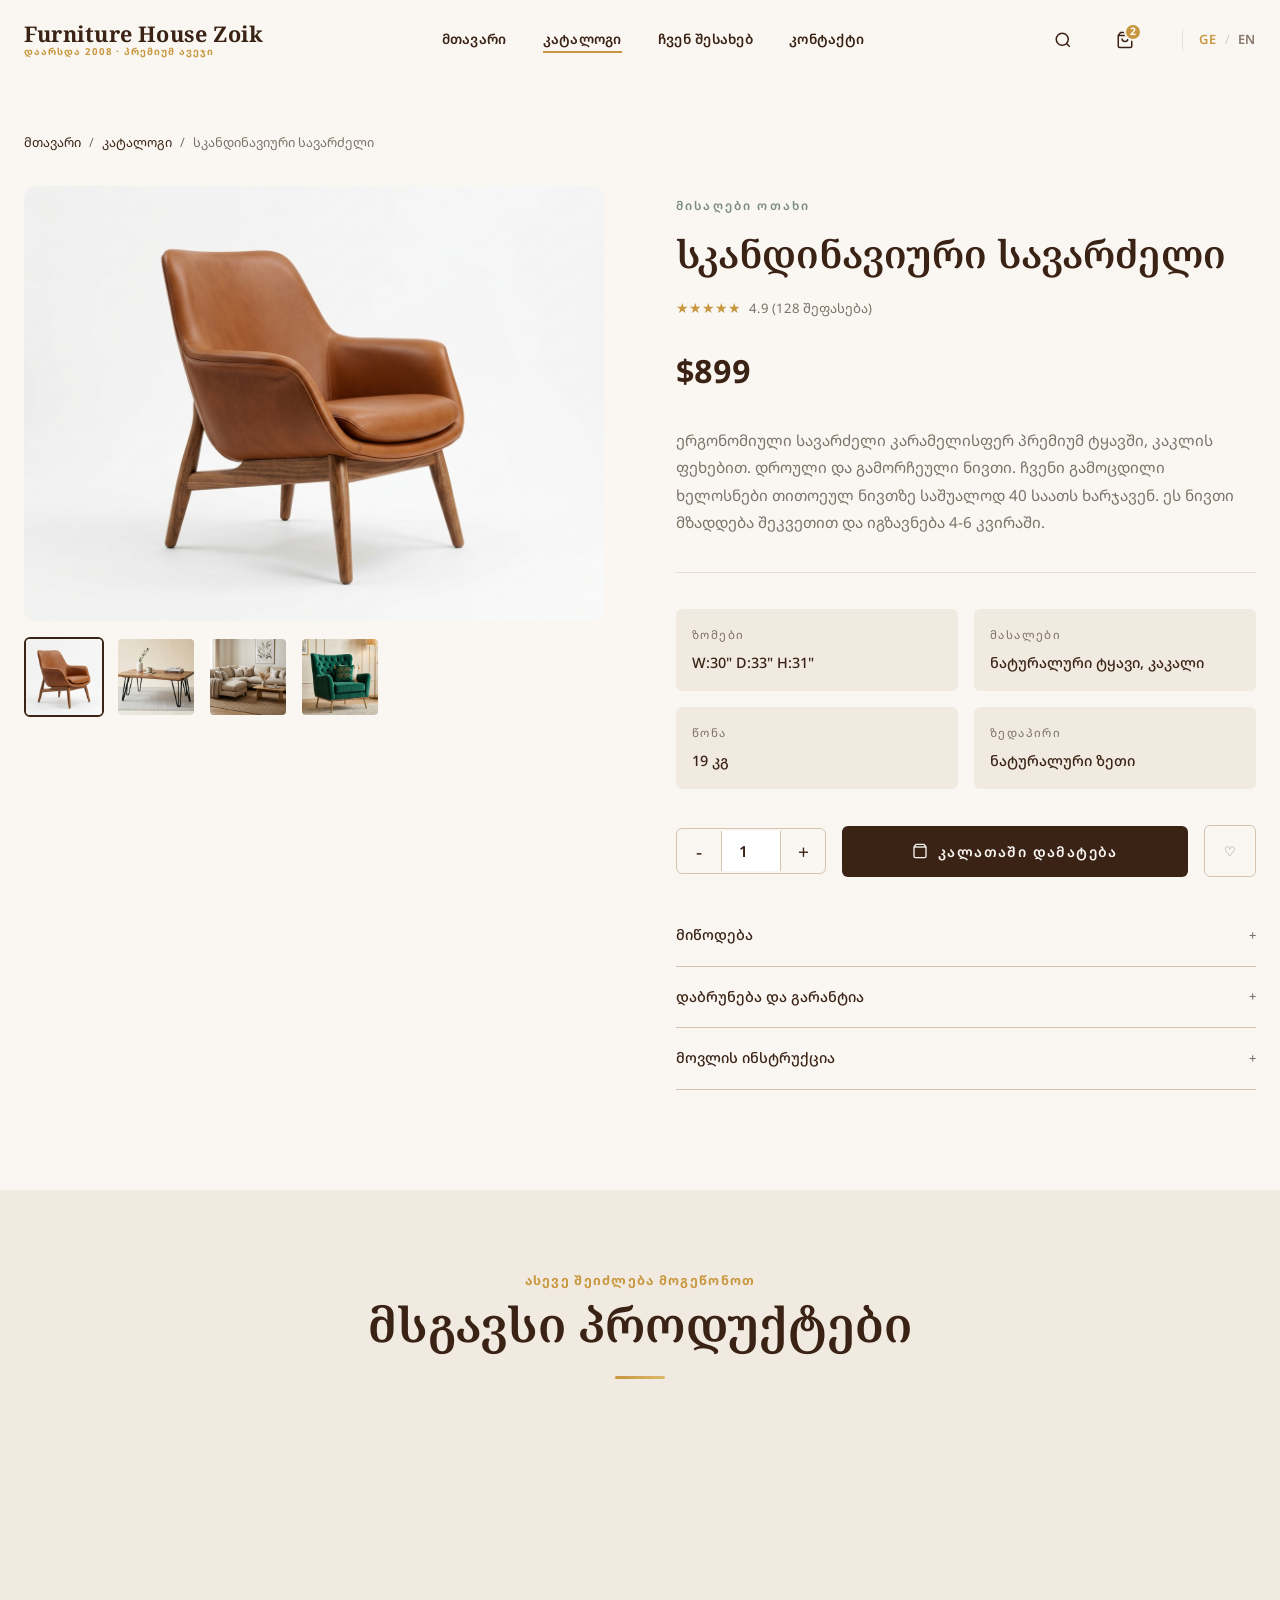
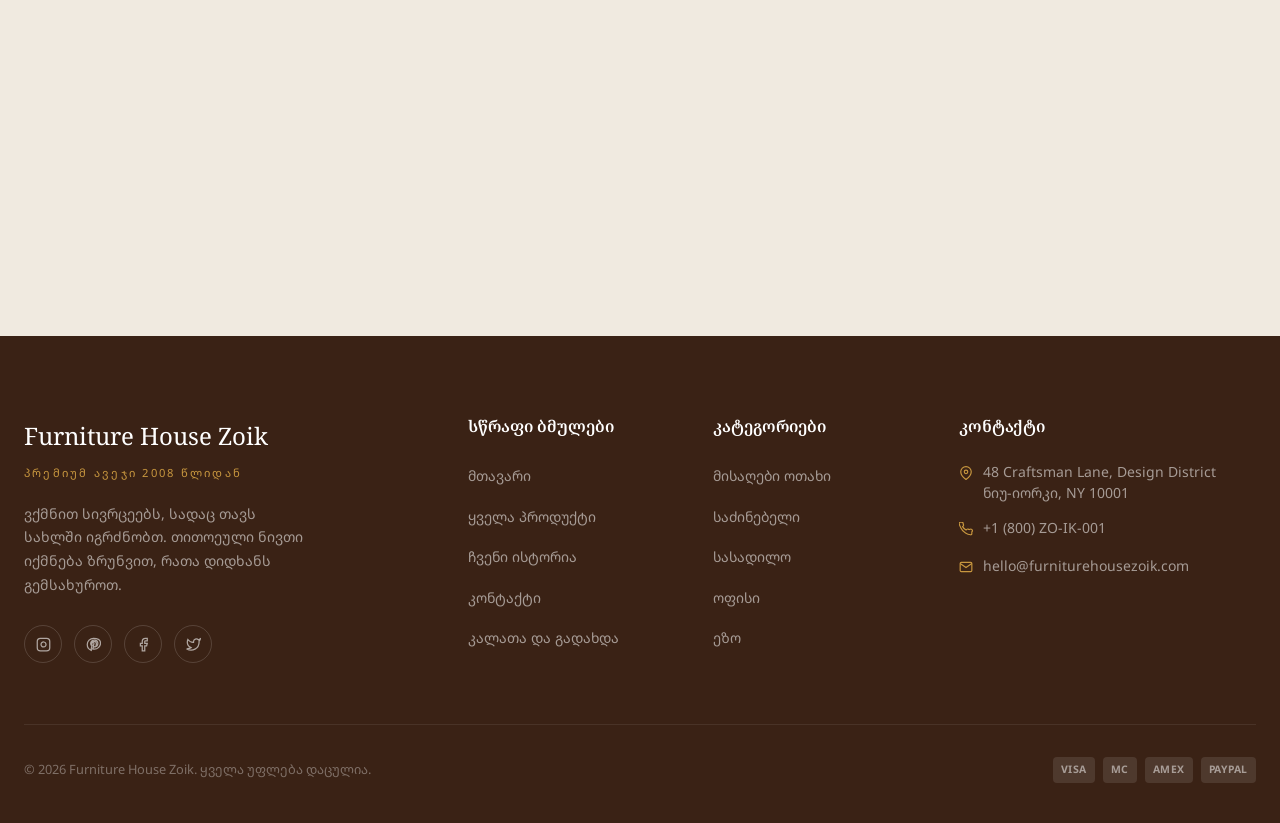
<file: product.html>
<!DOCTYPE html>
<html lang="ge">
<head>
<meta charset="UTF-8">
<meta name="viewport" content="width=device-width, initial-scale=1.0">
<title>პროდუქტი Detail — Furniture House Zoik</title>
<meta name="description" content="View detailed information, dimensions, and materials for premium furniture at Furniture House Zoik.">
<link rel="stylesheet" href="styles.css">
</head>
<body>

<nav class="nav scrolled" id="mainNav">
  <div class="nav-inner">
    <a href="index.html" class="nav-logo">
      <span class="nav-logo-main">Furniture House Zoik</span>
      <span class="nav-logo-sub">დაარსდა 2008 · პრემიუმ ავეჯი</span>
    </a>
    <div class="nav-links">
      <a href="index.html" class="nav-link">მთავარი</a>
      <a href="shop.html" class="nav-link active">კატალოგი</a>
      <a href="about.html" class="nav-link">ჩვენ შესახებ</a>
      <a href="contact.html" class="nav-link">კონტაქტი</a>
    </div>
    <div class="nav-actions">
      <button class="nav-icon-btn" aria-label="ძიება" id="searchBtn">
        <svg width="18" height="18" viewBox="0 0 24 24" fill="none" stroke="currentColor" stroke-width="2"><circle cx="11" cy="11" r="8"/><path d="M21 21l-4.35-4.35"/></svg>
      </button>
      <a href="cart.html" class="nav-icon-btn" aria-label="კალათა" id="cartNavBtn">
        <svg width="18" height="18" viewBox="0 0 24 24" fill="none" stroke="currentColor" stroke-width="2"><path d="M6 2L3 6v14a2 2 0 002 2h14a2 2 0 002-2V6l-3-4z"/><line x1="3" y1="6" x2="21" y2="6"/><path d="M16 10a4 4 0 01-8 0"/></svg>
        <span class="cart-badge" id="cartCount">2</span>
      </a>
      <div class="lang-switcher">
        <a href="#" class="lang-btn" data-lang="ge">GE</a>
        <span class="lang-sep">/</span>
        <a href="#" class="lang-btn active" data-lang="en">EN</a>
      </div>
    </div>
    <button class="nav-mobile-toggle" id="mobileToggle" aria-label="Menu">
      <span></span><span></span><span></span>
    </button>
  </div>
</nav>
<div class="nav-mobile-menu" id="mobileMenu">
  <button class="nav-mobile-close" id="mobileClose">✕</button>
  <a href="index.html" class="nav-link">მთავარი</a>
  <a href="shop.html" class="nav-link">კატალოგი</a>
  <a href="about.html" class="nav-link">ჩვენ შესახებ</a>
  <a href="contact.html" class="nav-link">კონტაქტი</a>
  <a href="cart.html" class="nav-link" data-i18n="nav_cart">კალათა</a>
  <div class="lang-switcher" style="margin-top:20px;border:none;padding:0">
    <a href="#" class="lang-btn" data-lang="ge" style="color:var(--walnut)">GE</a>
    <span class="lang-sep" style="color:var(--walnut)">/</span>
    <a href="#" class="lang-btn active" data-lang="en" style="color:var(--walnut)">EN</a>
  </div>
</div>

<section class="product-detail-section">
  <div class="container">
    <div class="breadcrumb" style="justify-content:flex-start;margin-bottom:32px">
      <a href="index.html">მთავარი</a><span>/</span>
      <a href="shop.html">კატალოგი</a><span>/</span>
      <span id="productBreadcrumb">პროდუქტი</span>
    </div>

    <div class="product-detail-grid" id="productDetail">
      <!-- Filled by JS -->
    </div>
  </div>
</section>

<!-- RELATED PRODUCTS -->
<section class="related-section">
  <div class="container">
    <div class="text-center" style="margin-bottom:48px">
      <div class="eyebrow">ასევე შეიძლება მოგეწონოთ</div>
      <h2 class="section-title">მსგავსი პროდუქტები</h2>
      <div class="divider divider-center"></div>
    </div>
    <div class="products-grid" id="relatedGrid"></div>
  </div>
</section>


<footer class="footer">
  <div class="container">
    <div class="footer-grid">
      <div>
        <div class="footer-brand-name">Furniture House Zoik</div>
        <div class="footer-brand-tag">პრემიუმ ავეჯი 2008 წლიდან</div>
        <p class="footer-desc">ვქმნით სივრცეებს, სადაც თავს სახლში იგრძნობთ. თითოეული ნივთი იქმნება ზრუნვით, რათა დიდხანს გემსახუროთ.</p>
        <div class="social-links">
          <a href="#" class="social-link" aria-label="Instagram">
            <svg width="15" height="15" viewBox="0 0 24 24" fill="none" stroke="currentColor" stroke-width="2"><rect x="2" y="2" width="20" height="20" rx="5" ry="5"/><path d="M16 11.37A4 4 0 1112.63 8 4 4 0 0116 11.37z"/><line x1="17.5" y1="6.5" x2="17.51" y2="6.5"/></svg>
          </a>
          <a href="#" class="social-link" aria-label="Pinterest">
            <svg width="15" height="15" viewBox="0 0 24 24" fill="none" stroke="currentColor" stroke-width="2"><path d="M12 2C6.48 2 2 6.48 2 12c0 4.24 2.65 7.86 6.39 9.29-.09-.78-.17-1.98.03-2.83.19-.77 1.28-5.43 1.28-5.43s-.33-.65-.33-1.62c0-1.52.88-2.66 1.98-2.66.93 0 1.39.7 1.39 1.54 0 .94-.6 2.34-.9 3.64-.26 1.08.54 1.97 1.6 1.97 1.91 0 3.19-2.43 3.19-5.3 0-2.19-1.48-3.73-3.6-3.73-2.45 0-3.89 1.84-3.89 3.74 0 .74.28 1.54.64 1.97a.26.26 0 01.06.25c-.07.27-.22.86-.25.98-.04.16-.13.2-.3.12-1.12-.52-1.82-2.17-1.82-3.49 0-2.83 2.06-5.43 5.93-5.43 3.11 0 5.53 2.22 5.53 5.18 0 3.09-1.95 5.57-4.65 5.57-.91 0-1.76-.47-2.05-1.03l-.56 2.08c-.2.78-.75 1.76-1.12 2.36.84.26 1.74.4 2.67.4 5.52 0 10-4.48 10-10S17.52 2 12 2z"/></svg>
          </a>
          <a href="#" class="social-link" aria-label="Facebook">
            <svg width="15" height="15" viewBox="0 0 24 24" fill="none" stroke="currentColor" stroke-width="2"><path d="M18 2h-3a5 5 0 00-5 5v3H7v4h3v8h4v-8h3l1-4h-4V7a1 1 0 011-1h3z"/></svg>
          </a>
          <a href="#" class="social-link" aria-label="Twitter/X">
            <svg width="15" height="15" viewBox="0 0 24 24" fill="none" stroke="currentColor" stroke-width="2"><path d="M23 3a10.9 10.9 0 01-3.14 1.53 4.48 4.48 0 00-7.86 3v1A10.66 10.66 0 013 4s-4 9 5 13a11.64 11.64 0 01-7 2c9 5 20 0 20-11.5a4.5 4.5 0 00-.08-.83A7.72 7.72 0 0023 3z"/></svg>
          </a>
        </div>
      </div>
      <div>
        <h4 class="footer-heading">სწრაფი ბმულები</h4>
        <ul class="footer-links">
          <li><a href="index.html">მთავარი</a></li>
          <li><a href="shop.html">ყველა პროდუქტი</a></li>
          <li><a href="about.html">ჩვენი ისტორია</a></li>
          <li><a href="contact.html">კონტაქტი</a></li>
          <li><a href="cart.html">კალათა და გადახდა</a></li>
        </ul>
      </div>
      <div>
        <h4 class="footer-heading">კატეგორიები</h4>
        <ul class="footer-links">
          <li><a href="shop.html?cat=living-room">მისაღები ოთახი</a></li>
          <li><a href="shop.html?cat=bedroom">საძინებელი</a></li>
          <li><a href="shop.html?cat=dining">სასადილო</a></li>
          <li><a href="shop.html?cat=office">ოფისი</a></li>
          <li><a href="shop.html?cat=outdoor">ეზო</a></li>
        </ul>
      </div>
      <div class="footer-contact">
        <h4 class="footer-heading">კონტაქტი</h4>
        <p>
          <i>
            <svg width="14" height="14" viewBox="0 0 24 24" fill="none" stroke="currentColor" stroke-width="2"><path d="M21 10c0 7-9 13-9 13s-9-6-9-13a9 9 0 0118 0z"/><circle cx="12" cy="10" r="3"/></svg>
          </i>
          48 Craftsman Lane, Design District<br>ნიუ-იორკი, NY 10001
        </p>
        <p>
          <i>
            <svg width="14" height="14" viewBox="0 0 24 24" fill="none" stroke="currentColor" stroke-width="2"><path d="M22 16.92v3a2 2 0 01-2.18 2 19.79 19.79 0 01-8.63-3.07A19.5 19.5 0 013.07 9.81a19.79 19.79 0 01-3.07-8.67A2 2 0 012 .18h3a2 2 0 012 1.72c.127.96.361 1.903.7 2.81a2 2 0 01-.45 2.11L6.09 7.91a16 16 0 006 6l1.27-1.27a2 2 0 012.11-.45c.907.339 1.85.573 2.81.7A2 2 0 0122 16.92z"/></svg>
          </i>
          +1 (800) ZO-IK-001
        </p>
        <p>
          <i>
            <svg width="14" height="14" viewBox="0 0 24 24" fill="none" stroke="currentColor" stroke-width="2"><path d="M4 4h16c1.1 0 2 .9 2 2v12c0 1.1-.9 2-2 2H4c-1.1 0-2-.9-2-2V6c0-1.1.9-2 2-2z"/><polyline points="22,6 12,13 2,6"/></svg>
          </i>
          hello@furniturehousezoik.com
        </p>
      </div>
    </div>
    <div class="footer-bottom">
      <p class="footer-copy">© 2026 Furniture House Zoik. ყველა უფლება დაცულია.</p>
      <div class="footer-payment">
        <span class="payment-icon">VISA</span>
        <span class="payment-icon">MC</span>
        <span class="payment-icon">AMEX</span>
        <span class="payment-icon">PAYPAL</span>
      </div>
    </div>
  </div>
</footer>
<div class="toast" id="toast"><span class="toast-icon">✓</span><span id="toastMsg">Item added to cart</span></div>
<script>

// Nav scroll
const nav = document.getElementById('mainNav');
if(nav){
  window.addEventListener('scroll', ()=>{
    nav.classList.toggle('scrolled', window.scrollY > 40);
  });
}
// Mobile menu
const mToggle = document.getElementById('mobileToggle');
const mMenu = document.getElementById('mobileMenu');
const mClose = document.getElementById('mobileClose');
if(mToggle) mToggle.addEventListener('click', ()=> mMenu.classList.add('open'));
if(mClose) mClose.addEventListener('click', ()=> mMenu.classList.remove('open'));

// კალათა count from localStorage
function updateCartCount(){
  const cart = JSON.parse(localStorage.getItem('fhz_cart')||'[]');
  const total = cart.reduce((s,i)=>s+(i.qty||1),0);
  document.querySelectorAll('#cartCount').forEach(el=>el.textContent=total);
}
updateCartCount();

// Add to cart
function addToCart(id, name, price, img){
  let cart = JSON.parse(localStorage.getItem('fhz_cart')||'[]');
  const existing = cart.find(i=>i.id===id);
  if(existing){ existing.qty=(existing.qty||1)+1; }
  else { cart.push({id,name,price,img,qty:1}); }
  localStorage.setItem('fhz_cart', JSON.stringify(cart));
  updateCartCount();
  showToast(name+' added to cart');
}

// Toast
function showToast(msg){
  const t = document.getElementById('toast');
  const tm = document.getElementById('toastMsg');
  if(!t) return;
  tm.textContent = msg;
  t.classList.add('show');
  setTimeout(()=>t.classList.remove('show'), 3000);
}

// Fade-up observer
const fads = document.querySelectorAll('.fade-up');
if(fads.length){
  const obs = new IntersectionObserver(entries=>{
    entries.forEach(e=>{ if(e.isIntersecting) e.target.classList.add('visible'); });
  },{threshold:0.15});
  fads.forEach(el=>obs.observe(el));
}

// Accordion
document.querySelectorAll('.accordion-header').forEach(h=>{
  h.addEventListener('click', ()=>{
    const item = h.parentElement;
    const isOpen = item.classList.contains('open');
    document.querySelectorAll('.accordion-item').forEach(i=>i.classList.remove('open'));
    if(!isOpen) item.classList.add('open');
  });
});

const allProducts = [{"id":"p01","name":"სკანდინავიური სავარძელი","category":"living-room","price":899,"img":"chair","badge":"best","desc":"ერგონომიული სავარძელი კარამელისფერ პრემიუმ ტყავში, კაკლის ფეხებით. დროული და გამორჩეული ნივთი."},{"id":"p02","name":"კაკლის ყავის მაგიდა","category":"living-room","price":649,"img":"coffee","badge":"","desc":"მასიური კაკლის ზედაპირი რკინის ფეხებით. ბუნებრივი ხის ფაქტურა თითოეულ ნივთს უნიკალურს ხდის."},{"id":"p03","name":"Haven კუთხის დივანი","category":"living-room","price":2499,"img":"sofa","badge":"new","desc":"დიდი ზომის კუთხის დივანი ბელგიურ სელში. ღრმა ბალიშები იდეალური დასვენებისთვის."},{"id":"p04","name":"მარმარილოს სასადილო მაგიდა","category":"dining","price":1899,"img":"dining","badge":"best","desc":"მრგვალი კალაკატას მარმარილოს ზედაპირი თითბერის ბაზით და 6 ხავერდის სკამით."},{"id":"p05","name":"მუხის საწოლი","category":"bedroom","price":1299,"img":"bed","badge":"","desc":"დაბალი პროფილის მუხის საწოლი სელის თავით. შემოაქვს სიმშვიდე და ელეგანტურობა საძინებელში."},{"id":"p06","name":"კაკლის საოფისე მაგიდა","category":"office","price":899,"img":"desk","badge":"new","desc":"მუქი კაკლის ზედაპირი ფოლადის ჩარჩოთი. დიდი სამუშაო სივრცე დახვეწილი დიზაინით."},{"id":"p07","name":"ზურმუხტისფერი ხავერდის სავარძელი","category":"living-room","price":749,"img":"velvet","badge":"sale","oldPrice":999,"desc":"ხავერდის სავარძელი ოქროსფერი ფეხებით. თვალისმომჭრელი დეტალი თქვენი მისაღებისთვის."},{"id":"p08","name":"ტიკის ბაღის სავარძელი","category":"outdoor","price":1199,"img":"outdoor","badge":"","desc":"უმაღლესი ხარისხის ტიკის სავარძელი წყალგამძლე ბალიშებით."},{"id":"p09","name":"Bronte წიგნების თარო","category":"living-room","price":549,"img":"bookshelf","badge":"","desc":"მასიური მუხის ღია თაროები თითბერის დეტალებით. 6 დონე წიგნებისა და დეკორისთვის."},{"id":"p10","name":"ტყავის სავარძელი","category":"living-room","price":1099,"img":"leather","badge":"best","desc":"ნატურალური კონიაკისფერი ტყავი კლასიკური დეტალებით. შემოაქვს სითბო ნებისმიერ ოთახში."}];
const imgMapJS = {"hero":"img_hero.jpg","chair":"img_chair.jpg","coffee":"img_coffee.jpg","sofa":"img_sofa.jpg","dining":"img_dining.jpg","bed":"img_bed.jpg","desk":"img_desk.jpg","velvet":"img_velvet.jpg","outdoor":"img_outdoor.jpg","bookshelf":"img_bookshelf.jpg","workshop":"img_workshop.jpg","leather":"img_leather.jpg"};

const urlId = new URLSearchParams(window.location.search).get('id') || 'p01';
const product = allProducts.find(p=>p.id===urlId) || allProducts[0];
document.getElementById('productBreadcrumb').textContent = product.name;
document.title = product.name + ' — Furniture House Zoik';

const specs = {
  'p01':{dim:'W:30" D:33" H:31"', mat:'ნატურალური ტყავი, კაკალი', weight:'19 კგ', finish:'ნატურალური ზეთი'},
  'p02':{dim:'W:47" D:24" H:18"', mat:'მასიური კაკალი, რკინა', weight:'29 კგ', finish:'გლუვი ლაქი'},
  'p03':{dim:'W:110" D:65" H:34"', mat:'ბელგიური სელი, მყარი ხე', weight:'81 კგ', finish:'N/A'},
  'p04':{dim:'Ø:60" H:30"', mat:'კალაკატას მარმარილო, თითბერი', weight:'100 კგ', finish:'პრიალა'},
  'p05':{dim:'W:76" D:88" H:45"', mat:'მასიური მუხა, სელი', weight:'65 კგ', finish:'ნატურალური ცვილი'},
  'p06':{dim:'W:60" D:28" H:30"', mat:'შავი კაკალი, ფოლადი', weight:'43 კგ', finish:'გლუვი გამჭვირვალე'},
  'p07':{dim:'W:33" D:34" H:42"', mat:'ხავერდი, თითბერის ჩარჩო', weight:'17 კგ', finish:'N/A'},
  'p08':{dim:'W:56" D:28" H:32"', mat:'ტიკი, Sunbrella ქსოვილი', weight:'40 კგ', finish:'ნატურალური ტიკის ზეთი'},
  'p09':{dim:'W:72" D:15" H:80"', mat:'მასიური მუხა, თითბერი', weight:'50 კგ', finish:'ხელით დამუშავებული'},
  'p10':{dim:'W:35" D:36" H:33"', mat:'Full-grain ტყავი, Walnut', weight:'30 კგ', finish:'ანტიკვარული ცვილი'},
};
const sp = specs[product.id] || specs['p01'];

function renderProductDetail() {
  const isEn = (localStorage.getItem('fhz_lang') || 'ge') === 'en';
  const pName = isEn ? (window.translationsGE?.[product.name] || product.name) : product.name;
  const catRaw = product.category.replace('-',' ');
  const pCat = isEn 
    ? (window.translationsGE?.[catRaw] || (catRaw === 'living room' ? 'Living Room' : catRaw.charAt(0).toUpperCase() + catRaw.slice(1))) 
    : (window.translationsEN?.[catRaw] || (catRaw === 'living room' ? 'მისაღები ოთახი' : catRaw));
  const pDesc = isEn ? (window.translationsGE?.[product.desc] || product.desc) : product.desc;
  const craftDesc = isEn 
    ? "Our skilled craftspeople spend an average of 40 hours on each piece, ensuring that every detail meets our exacting standards. This piece is made to order and ships within 4–6 weeks."
    : "ჩვენი გამოცდილი ხელოსნები თითოეულ ნივთზე საშუალოდ 40 საათს ხარჯავენ. ეს ნივთი მზადდება შეკვეთით და იგზავნება 4-6 კვირაში.";
  
  const spMat = isEn ? (window.translationsGE?.[sp.mat] || sp.mat) : sp.mat;
  const spWeight = isEn ? (window.translationsGE?.[sp.weight] || sp.weight) : sp.weight;
  const spFinish = isEn ? (window.translationsGE?.[sp.finish] || sp.finish) : sp.finish;

  const labelDim = isEn ? "Dimensions" : "ზომები";
  const labelMat = isEn ? "Materials" : "მასალები";
  const labelWeight = isEn ? "Weight" : "წონა";
  const labelFinish = isEn ? "Finish" : "ზედაპირი";
  const labelAdd = isEn ? "Add to Cart" : "კალათაში დამატება";
  const labelRating = isEn ? "4.9 (128 reviews)" : "4.9 (128 შეფასება)";
  
  const shipTitle = isEn ? "Shipping & Delivery" : "მიწოდება";
  const shipDesc = isEn 
    ? "Free white-glove delivery on orders over $500. Our team will bring your furniture to the room of your choice, unpack it, and place it exactly where you want it. Estimated delivery: 4–6 weeks for made-to-order pieces."
    : "უფასო პრემიუმ მიწოდება 500$-ზე მეტ შეკვეთებზე. ჩვენი გუნდი მოგიტანთ ავეჯს სასურველ ოთახში. მიწოდების დრო: 4-6 კვირა.";
  const retTitle = isEn ? "Returns & Warranty" : "დაბრუნება და გარანტია";
  const retDesc = isEn 
    ? "We stand behind every piece with a lifetime warranty against manufacturing defects. If you're not completely satisfied, we offer a 30-day hassle-free return policy. Simply contact us and we'll arrange a pickup."
    : "ჩვენ გთავაზობთ სამუდამო გარანტიას. თუ არ ხართ კმაყოფილი, შეგიძლიათ დააბრუნოთ 30 დღის განმავლობაში.";
  const careTitle = isEn ? "Care Instructions" : "მოვლის ინსტრუქცია";
  const careDesc = isEn 
    ? "Wipe wood surfaces with a dry or slightly damp cloth. Avoid placing in direct sunlight for prolonged periods. For upholstered pieces, spot clean with a mild detergent. Re-apply protective oil annually to wood surfaces."
    : "გაწმინდეთ ხის ზედაპირი მშრალი ან ოდნავ ნესტიანი ქსოვილით. მოერიდეთ მზის პირდაპირ სხივებს.";

  document.getElementById('productBreadcrumb').textContent = pName;
  document.title = pName + ' — Furniture House Zoik';

  document.getElementById('productDetail').innerHTML = `
<div class="product-gallery">
  <div class="gallery-main" id="galleryMain">
    <img src="${imgMapJS[product.img]}" alt="${pName}" id="mainImg">
  </div>
  <div class="gallery-thumbs">
    ${['chair','coffee','sofa','velvet'].map((k,i)=>`
    <div class="gallery-thumb ${i===0?'active':''}" onclick="changeImg('${imgMapJS[k]}',this)">
      <img src="${imgMapJS[k]}" alt="View ${i+1}">
    </div>`).join('')}
  </div>
</div>
<div class="product-detail-info">
  <div class="product-detail-category">${pCat}</div>
  <h1 class="product-detail-name">${pName}</h1>
  <div class="product-rating">
    <div class="stars">★★★★★</div>
    <span class="rating-count">${labelRating}</span>
  </div>
  <div class="product-detail-price">$${product.price.toLocaleString()}</div>
  <p class="product-detail-desc">${pDesc} ${craftDesc}</p>

  <div class="product-specs">
    <div class="spec-item">
      <div class="spec-label">${labelDim}</div>
      <div class="spec-value">${sp.dim}</div>
    </div>
    <div class="spec-item">
      <div class="spec-label">${labelMat}</div>
      <div class="spec-value">${spMat}</div>
    </div>
    <div class="spec-item">
      <div class="spec-label">${labelWeight}</div>
      <div class="spec-value">${spWeight}</div>
    </div>
    <div class="spec-item">
      <div class="spec-label">${labelFinish}</div>
      <div class="spec-value">${spFinish}</div>
    </div>
  </div>

  <div class="product-qty-row">
    <div class="qty-ctrl">
      <button class="qty-btn" onclick="changeQty(-1)">−</button>
      <input type="number" class="qty-input" value="1" min="1" max="10" id="qtyInput">
      <button class="qty-btn" onclick="changeQty(1)">+</button>
    </div>
    <button class="add-to-cart-btn" onclick="handleAddToCart()">
      <svg width="16" height="16" viewBox="0 0 24 24" fill="none" stroke="currentColor" stroke-width="2"><path d="M6 2L3 6v14a2 2 0 002 2h14a2 2 0 002-2V6l-3-4z"/><line x1="3" y1="6" x2="21" y2="6"/></svg>
      ${labelAdd}
    </button>
    <button class="wishlist-btn" onclick="this.textContent=this.textContent==='♡'?'♥':'♡'">♡</button>
  </div>

  <div class="accordion-item">
    <div class="accordion-header">
      ${shipTitle}
      <span class="accordion-icon">+</span>
    </div>
    <div class="accordion-body">
      ${shipDesc}
    </div>
  </div>
  <div class="accordion-item">
    <div class="accordion-header">
      ${retTitle}
      <span class="accordion-icon">+</span>
    </div>
    <div class="accordion-body">
      ${retDesc}
    </div>
  </div>
  <div class="accordion-item">
    <div class="accordion-header">
      ${careTitle}
      <span class="accordion-icon">+</span>
    </div>
    <div class="accordion-body">
      ${careDesc}
    </div>
  </div>
</div>`;

  // Re-bind accordion
  document.querySelectorAll('.accordion-header').forEach(h=>{
    h.addEventListener('click', ()=>{
      const item = h.parentElement;
      const isOpen = item.classList.contains('open');
      document.querySelectorAll('.accordion-item').forEach(i=>i.classList.remove('open'));
      if(!isOpen) item.classList.add('open');
    });
  });

  // Render related products
  const related = allProducts.filter(p=>p.id!==product.id).slice(0,3);
  document.getElementById('relatedGrid').innerHTML = related.map(p=>{
    const relName = isEn ? (window.translationsGE?.[p.name] || p.name) : p.name;
    const relCatRaw = p.category.replace('-',' ');
    const relCat = isEn 
      ? (window.translationsGE?.[relCatRaw] || (relCatRaw === 'living room' ? 'Living Room' : relCatRaw.charAt(0).toUpperCase() + relCatRaw.slice(1))) 
      : (window.translationsEN?.[relCatRaw] || (relCatRaw === 'living room' ? 'მისაღები ოთახი' : relCatRaw));
    const relAdd = isEn ? "Add to Cart" : "კალათაში დამატება";
    const relDetails = isEn ? "View Details" : "დეტალების ნახვა";
    return `
<div class="product-card fade-up">
  <div class="product-img-wrap">
    <img src="${imgMapJS[p.img]}" alt="${relName}" loading="lazy">
    <div class="product-actions-overlay">
      <button class="btn btn-gold btn-sm" onclick="addToCart('${p.id}','${p.name}',${p.price},'${imgMapJS[p.img]}')">${relAdd}</button>
      <a href="product.html?id=${p.id}" class="btn btn-outline-cream btn-sm">${relDetails}</a>
    </div>
  </div>
  <div class="product-info">
    <div class="product-category">${relCat}</div>
    <h3 class="product-name"><a href="product.html?id=${p.id}">${relName}</a></h3>
    <div class="product-price-row"><span class="product-price">$${p.price.toLocaleString()}</span></div>
  </div>
</div>`;
  }).join('');
}

renderProductDetail();

window.onLanguageChange = function(lang) {
  renderProductDetail();
};

function changeImg(src, thumb){
  document.getElementById('mainImg').src = src;
  document.querySelectorAll('.gallery-thumb').forEach(t=>t.classList.remove('active'));
  thumb.classList.add('active');
}

function changeQty(d){
  const inp = document.getElementById('qtyInput');
  inp.value = Math.max(1, Math.min(10, parseInt(inp.value||1)+d));
}

function handleAddToCart(){
  const qty = parseInt(document.getElementById('qtyInput').value||1);
  for(let i=0;i<qty;i++) addToCart(product.id, product.name, product.price, imgMapJS[product.img]);
}
</script>

<script src="translations.js"></script>
<script src="lang.js"></script>
</body>
</html>
</file>
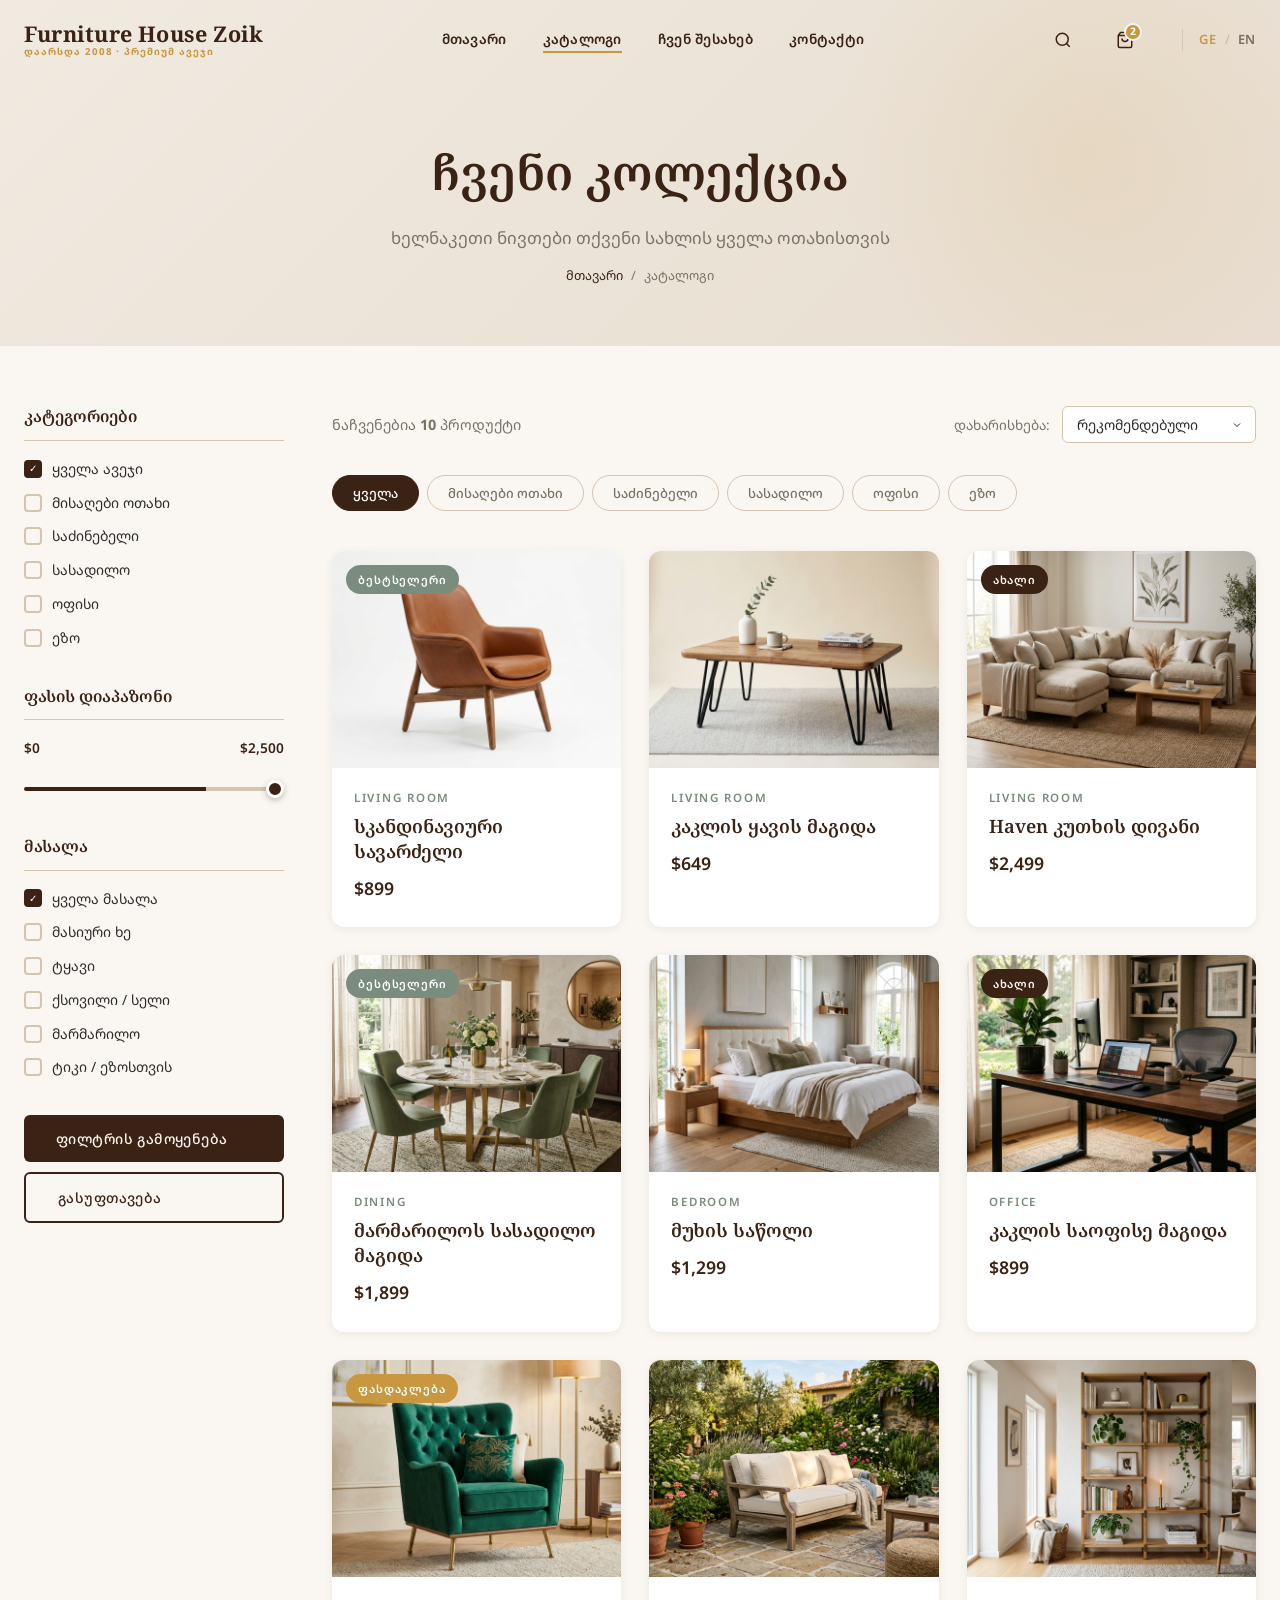
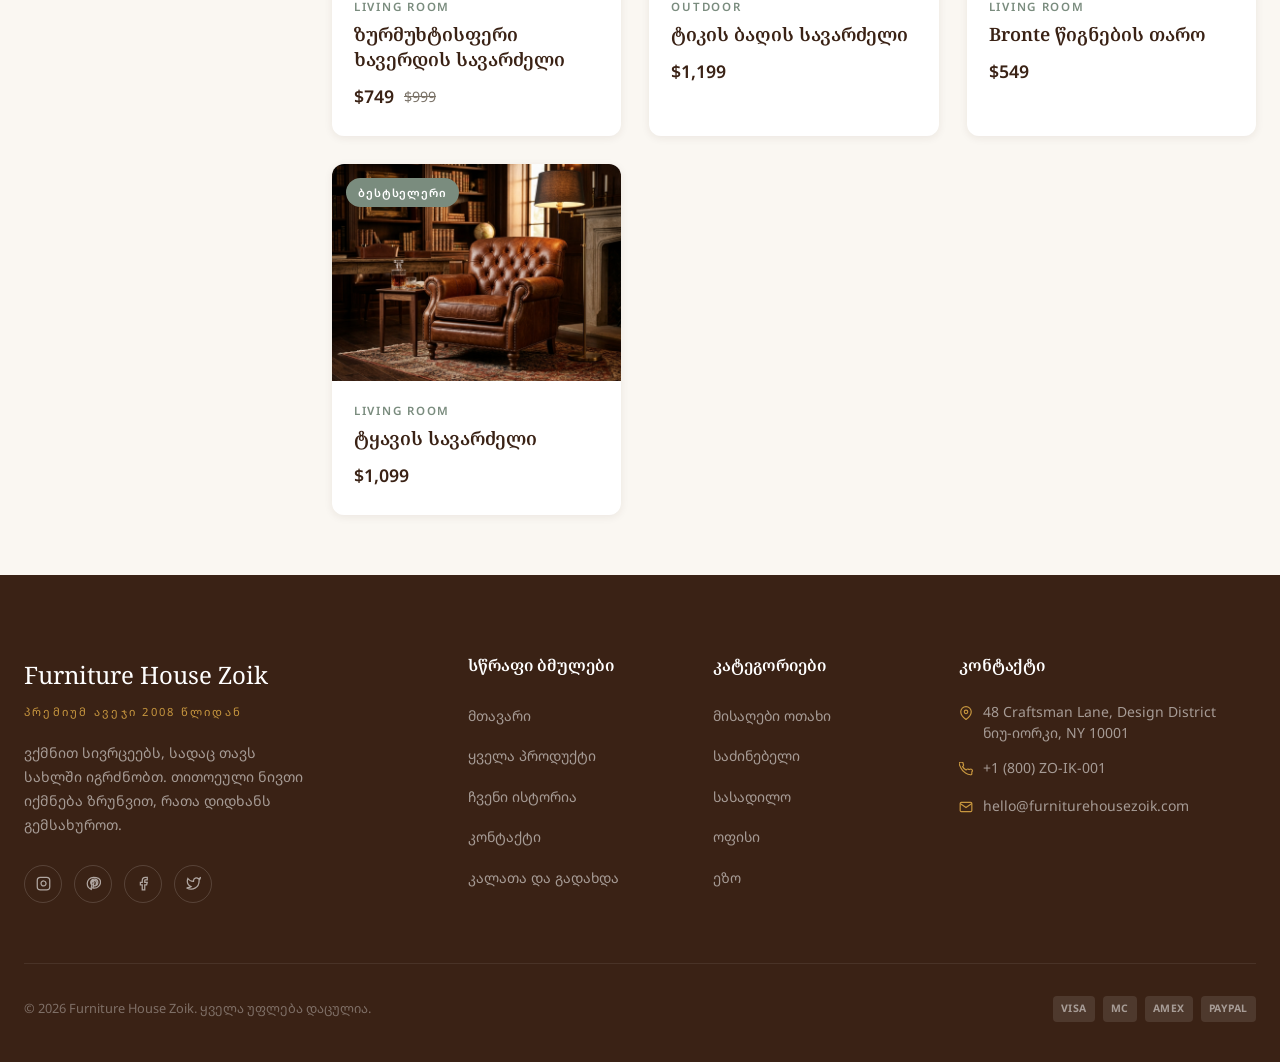
<file: shop.html>
<!DOCTYPE html>
<html lang="ge">
<head>
<meta charset="UTF-8">
<meta name="viewport" content="width=device-width, initial-scale=1.0">
<title>კატალოგი ყველა ავეჯი — Furniture House Zoik</title>
<meta name="description" content="Browse our full collection of premium handcrafted furniture. Filter by room: living room, bedroom, dining, office, outdoor.">
<link rel="stylesheet" href="styles.css">
</head>
<body>

<nav class="nav scrolled" id="mainNav">
  <div class="nav-inner">
    <a href="index.html" class="nav-logo">
      <span class="nav-logo-main">Furniture House Zoik</span>
      <span class="nav-logo-sub">დაარსდა 2008 · პრემიუმ ავეჯი</span>
    </a>
    <div class="nav-links">
      <a href="index.html" class="nav-link">მთავარი</a>
      <a href="shop.html" class="nav-link active">კატალოგი</a>
      <a href="about.html" class="nav-link">ჩვენ შესახებ</a>
      <a href="contact.html" class="nav-link">კონტაქტი</a>
    </div>
    <div class="nav-actions">
      <button class="nav-icon-btn" aria-label="ძიება" id="searchBtn">
        <svg width="18" height="18" viewBox="0 0 24 24" fill="none" stroke="currentColor" stroke-width="2"><circle cx="11" cy="11" r="8"/><path d="M21 21l-4.35-4.35"/></svg>
      </button>
      <a href="cart.html" class="nav-icon-btn" aria-label="კალათა" id="cartNavBtn">
        <svg width="18" height="18" viewBox="0 0 24 24" fill="none" stroke="currentColor" stroke-width="2"><path d="M6 2L3 6v14a2 2 0 002 2h14a2 2 0 002-2V6l-3-4z"/><line x1="3" y1="6" x2="21" y2="6"/><path d="M16 10a4 4 0 01-8 0"/></svg>
        <span class="cart-badge" id="cartCount">2</span>
      </a>
      <div class="lang-switcher">
        <a href="#" class="lang-btn" data-lang="ge">GE</a>
        <span class="lang-sep">/</span>
        <a href="#" class="lang-btn active" data-lang="en">EN</a>
      </div>
    </div>
    <button class="nav-mobile-toggle" id="mobileToggle" aria-label="Menu">
      <span></span><span></span><span></span>
    </button>
  </div>
</nav>
<div class="nav-mobile-menu" id="mobileMenu">
  <button class="nav-mobile-close" id="mobileClose">✕</button>
  <a href="index.html" class="nav-link">მთავარი</a>
  <a href="shop.html" class="nav-link">კატალოგი</a>
  <a href="about.html" class="nav-link">ჩვენ შესახებ</a>
  <a href="contact.html" class="nav-link">კონტაქტი</a>
  <a href="cart.html" class="nav-link" data-i18n="nav_cart">კალათა</a>
  <div class="lang-switcher" style="margin-top:20px;border:none;padding:0">
    <a href="#" class="lang-btn" data-lang="ge" style="color:var(--walnut)">GE</a>
    <span class="lang-sep" style="color:var(--walnut)">/</span>
    <a href="#" class="lang-btn active" data-lang="en" style="color:var(--walnut)">EN</a>
  </div>
</div>

<!-- PAGE HEADER -->
<div class="page-header">
  <h1 class="section-title">ჩვენი კოლექცია</h1>
  <p class="section-subtitle" style="margin:12px auto 0;text-align:center">ხელნაკეთი ნივთები თქვენი სახლის ყველა ოთახისთვის</p>
  <div class="breadcrumb">
    <a href="index.html">მთავარი</a>
    <span>/</span>
    <span>კატალოგი</span>
  </div>
</div>

<div class="container">
  <div class="shop-layout">
    <!-- SIDEBAR -->
    <aside class="filter-sidebar">
      <div class="filter-block">
        <h3 class="filter-title">კატეგორიები</h3>
        <div class="filter-options">
          <label class="filter-option active" data-cat="all">
            <div class="checkbox-custom"></div>
            ყველა ავეჯი
          </label>
          <label class="filter-option" data-cat="living-room">
            <div class="checkbox-custom"></div>
            მისაღები ოთახი
          </label>
          <label class="filter-option" data-cat="bedroom">
            <div class="checkbox-custom"></div>
            საძინებელი
          </label>
          <label class="filter-option" data-cat="dining">
            <div class="checkbox-custom"></div>
            სასადილო
          </label>
          <label class="filter-option" data-cat="office">
            <div class="checkbox-custom"></div>
            ოფისი
          </label>
          <label class="filter-option" data-cat="outdoor">
            <div class="checkbox-custom"></div>
            ეზო
          </label>
        </div>
      </div>

      <div class="filter-block">
        <h3 class="filter-title">ფასის დიაპაზონი</h3>
        <div class="price-range">
          <div class="price-range-display">
            <span>$0</span><span id="priceDisplay">$2,500</span>
          </div>
          <input type="range" id="priceRange" min="0" max="3000" value="3000" step="50">
        </div>
      </div>

      <div class="filter-block">
        <h3 class="filter-title">მასალა</h3>
        <div class="filter-options">
          <label class="filter-option active"><div class="checkbox-custom"></div>ყველა მასალა</label>
          <label class="filter-option"><div class="checkbox-custom"></div>მასიური ხე</label>
          <label class="filter-option"><div class="checkbox-custom"></div>ტყავი</label>
          <label class="filter-option"><div class="checkbox-custom"></div>ქსოვილი / სელი</label>
          <label class="filter-option"><div class="checkbox-custom"></div>მარმარილო</label>
          <label class="filter-option"><div class="checkbox-custom"></div>ტიკი / ეზოსთვის</label>
        </div>
      </div>

      <button class="btn btn-primary" style="width:100%" onclick="applyFilters()">ფილტრის გამოყენება</button>
      <button class="btn btn-outline" style="width:100%;margin-top:10px" onclick="resetFilters()">გასუფთავება</button>
    </aside>

    <!-- PRODUCTS -->
    <main>
      <div class="shop-topbar">
        <p class="shop-count" id="shopCount">ნაჩვენებია <strong>10</strong> პროდუქტი</p>
        <div class="shop-sort">
          <span class="sort-label">დახარისხება:</span>
          <select class="sort-select" id="sortSelect" onchange="applyFilters()">
            <option value="featured">რეკომენდებული</option>
            <option value="price-asc">ფასი: ზრდადობით</option>
            <option value="price-desc">ფასი: კლებადობით</option>
            <option value="name-asc">სახელი A–Z</option>
          </select>
        </div>
      </div>

      <div class="category-tabs" id="categoryTabs">
        <button class="cat-tab active" data-cat="all">ყველა</button>
        <button class="cat-tab" data-cat="living-room">მისაღები ოთახი</button>
        <button class="cat-tab" data-cat="bedroom">საძინებელი</button>
        <button class="cat-tab" data-cat="dining">სასადილო</button>
        <button class="cat-tab" data-cat="office">ოფისი</button>
        <button class="cat-tab" data-cat="outdoor">ეზო</button>
      </div>

      <div class="products-grid" id="productsGrid">
        
<div class="product-card fade-up" data-category="living-room" data-price="899">
  <div class="product-img-wrap">
    <span class="product-badge badge-best">ბესტსელერი</span>
    <img src="img_chair.jpg" alt="სკანდინავიური სავარძელი" loading="lazy">
    <div class="product-actions-overlay">
      <button class="btn btn-gold btn-sm" onclick="addToCart('p01','სკანდინავიური სავარძელი',899,'img_chair.jpg')">
        <svg width="14" height="14" viewBox="0 0 24 24" fill="none" stroke="currentColor" stroke-width="2"><path d="M6 2L3 6v14a2 2 0 002 2h14a2 2 0 002-2V6l-3-4z"/><line x1="3" y1="6" x2="21" y2="6"/></svg>
        კალათაში დამატება
      </button>
      <a href="product.html?id=p01" class="btn btn-outline-cream btn-sm">დეტალების ნახვა</a>
    </div>
    <button class="product-wishlist" aria-label="Add to wishlist">♡</button>
  </div>
  <div class="product-info">
    <div class="product-category">living room</div>
    <h3 class="product-name"><a href="product.html?id=p01">სკანდინავიური სავარძელი</a></h3>
    <div class="product-price-row">
      <span class="product-price">$899</span>
      
    </div>
  </div>
</div>
<div class="product-card fade-up" data-category="living-room" data-price="649">
  <div class="product-img-wrap">
    
    <img src="img_coffee.jpg" alt="კაკლის ყავის მაგიდა" loading="lazy">
    <div class="product-actions-overlay">
      <button class="btn btn-gold btn-sm" onclick="addToCart('p02','კაკლის ყავის მაგიდა',649,'img_coffee.jpg')">
        <svg width="14" height="14" viewBox="0 0 24 24" fill="none" stroke="currentColor" stroke-width="2"><path d="M6 2L3 6v14a2 2 0 002 2h14a2 2 0 002-2V6l-3-4z"/><line x1="3" y1="6" x2="21" y2="6"/></svg>
        კალათაში დამატება
      </button>
      <a href="product.html?id=p02" class="btn btn-outline-cream btn-sm">დეტალების ნახვა</a>
    </div>
    <button class="product-wishlist" aria-label="Add to wishlist">♡</button>
  </div>
  <div class="product-info">
    <div class="product-category">living room</div>
    <h3 class="product-name"><a href="product.html?id=p02">კაკლის ყავის მაგიდა</a></h3>
    <div class="product-price-row">
      <span class="product-price">$649</span>
      
    </div>
  </div>
</div>
<div class="product-card fade-up" data-category="living-room" data-price="2499">
  <div class="product-img-wrap">
    <span class="product-badge badge-new">ახალი</span>
    <img src="img_sofa.jpg" alt="Haven კუთხის დივანი" loading="lazy">
    <div class="product-actions-overlay">
      <button class="btn btn-gold btn-sm" onclick="addToCart('p03','Haven კუთხის დივანი',2499,'img_sofa.jpg')">
        <svg width="14" height="14" viewBox="0 0 24 24" fill="none" stroke="currentColor" stroke-width="2"><path d="M6 2L3 6v14a2 2 0 002 2h14a2 2 0 002-2V6l-3-4z"/><line x1="3" y1="6" x2="21" y2="6"/></svg>
        კალათაში დამატება
      </button>
      <a href="product.html?id=p03" class="btn btn-outline-cream btn-sm">დეტალების ნახვა</a>
    </div>
    <button class="product-wishlist" aria-label="Add to wishlist">♡</button>
  </div>
  <div class="product-info">
    <div class="product-category">living room</div>
    <h3 class="product-name"><a href="product.html?id=p03">Haven კუთხის დივანი</a></h3>
    <div class="product-price-row">
      <span class="product-price">$2,499</span>
      
    </div>
  </div>
</div>
<div class="product-card fade-up" data-category="dining" data-price="1899">
  <div class="product-img-wrap">
    <span class="product-badge badge-best">ბესტსელერი</span>
    <img src="img_dining.jpg" alt="მარმარილოს სასადილო მაგიდა" loading="lazy">
    <div class="product-actions-overlay">
      <button class="btn btn-gold btn-sm" onclick="addToCart('p04','მარმარილოს სასადილო მაგიდა',1899,'img_dining.jpg')">
        <svg width="14" height="14" viewBox="0 0 24 24" fill="none" stroke="currentColor" stroke-width="2"><path d="M6 2L3 6v14a2 2 0 002 2h14a2 2 0 002-2V6l-3-4z"/><line x1="3" y1="6" x2="21" y2="6"/></svg>
        კალათაში დამატება
      </button>
      <a href="product.html?id=p04" class="btn btn-outline-cream btn-sm">დეტალების ნახვა</a>
    </div>
    <button class="product-wishlist" aria-label="Add to wishlist">♡</button>
  </div>
  <div class="product-info">
    <div class="product-category">dining</div>
    <h3 class="product-name"><a href="product.html?id=p04">მარმარილოს სასადილო მაგიდა</a></h3>
    <div class="product-price-row">
      <span class="product-price">$1,899</span>
      
    </div>
  </div>
</div>
<div class="product-card fade-up" data-category="bedroom" data-price="1299">
  <div class="product-img-wrap">
    
    <img src="img_bed.jpg" alt="მუხის საწოლი" loading="lazy">
    <div class="product-actions-overlay">
      <button class="btn btn-gold btn-sm" onclick="addToCart('p05','მუხის საწოლი',1299,'img_bed.jpg')">
        <svg width="14" height="14" viewBox="0 0 24 24" fill="none" stroke="currentColor" stroke-width="2"><path d="M6 2L3 6v14a2 2 0 002 2h14a2 2 0 002-2V6l-3-4z"/><line x1="3" y1="6" x2="21" y2="6"/></svg>
        კალათაში დამატება
      </button>
      <a href="product.html?id=p05" class="btn btn-outline-cream btn-sm">დეტალების ნახვა</a>
    </div>
    <button class="product-wishlist" aria-label="Add to wishlist">♡</button>
  </div>
  <div class="product-info">
    <div class="product-category">bedroom</div>
    <h3 class="product-name"><a href="product.html?id=p05">მუხის საწოლი</a></h3>
    <div class="product-price-row">
      <span class="product-price">$1,299</span>
      
    </div>
  </div>
</div>
<div class="product-card fade-up" data-category="office" data-price="899">
  <div class="product-img-wrap">
    <span class="product-badge badge-new">ახალი</span>
    <img src="img_desk.jpg" alt="კაკლის საოფისე მაგიდა" loading="lazy">
    <div class="product-actions-overlay">
      <button class="btn btn-gold btn-sm" onclick="addToCart('p06','კაკლის საოფისე მაგიდა',899,'img_desk.jpg')">
        <svg width="14" height="14" viewBox="0 0 24 24" fill="none" stroke="currentColor" stroke-width="2"><path d="M6 2L3 6v14a2 2 0 002 2h14a2 2 0 002-2V6l-3-4z"/><line x1="3" y1="6" x2="21" y2="6"/></svg>
        კალათაში დამატება
      </button>
      <a href="product.html?id=p06" class="btn btn-outline-cream btn-sm">დეტალების ნახვა</a>
    </div>
    <button class="product-wishlist" aria-label="Add to wishlist">♡</button>
  </div>
  <div class="product-info">
    <div class="product-category">office</div>
    <h3 class="product-name"><a href="product.html?id=p06">კაკლის საოფისე მაგიდა</a></h3>
    <div class="product-price-row">
      <span class="product-price">$899</span>
      
    </div>
  </div>
</div>
<div class="product-card fade-up" data-category="living-room" data-price="749">
  <div class="product-img-wrap">
    <span class="product-badge badge-sale">ფასდაკლება</span>
    <img src="img_velvet.jpg" alt="ზურმუხტისფერი ხავერდის სავარძელი" loading="lazy">
    <div class="product-actions-overlay">
      <button class="btn btn-gold btn-sm" onclick="addToCart('p07','ზურმუხტისფერი ხავერდის სავარძელი',749,'img_velvet.jpg')">
        <svg width="14" height="14" viewBox="0 0 24 24" fill="none" stroke="currentColor" stroke-width="2"><path d="M6 2L3 6v14a2 2 0 002 2h14a2 2 0 002-2V6l-3-4z"/><line x1="3" y1="6" x2="21" y2="6"/></svg>
        კალათაში დამატება
      </button>
      <a href="product.html?id=p07" class="btn btn-outline-cream btn-sm">დეტალების ნახვა</a>
    </div>
    <button class="product-wishlist" aria-label="Add to wishlist">♡</button>
  </div>
  <div class="product-info">
    <div class="product-category">living room</div>
    <h3 class="product-name"><a href="product.html?id=p07">ზურმუხტისფერი ხავერდის სავარძელი</a></h3>
    <div class="product-price-row">
      <span class="product-price">$749</span>
      <span class="product-price-old">$999</span>
    </div>
  </div>
</div>
<div class="product-card fade-up" data-category="outdoor" data-price="1199">
  <div class="product-img-wrap">
    
    <img src="img_outdoor.jpg" alt="ტიკის ბაღის სავარძელი" loading="lazy">
    <div class="product-actions-overlay">
      <button class="btn btn-gold btn-sm" onclick="addToCart('p08','ტიკის ბაღის სავარძელი',1199,'img_outdoor.jpg')">
        <svg width="14" height="14" viewBox="0 0 24 24" fill="none" stroke="currentColor" stroke-width="2"><path d="M6 2L3 6v14a2 2 0 002 2h14a2 2 0 002-2V6l-3-4z"/><line x1="3" y1="6" x2="21" y2="6"/></svg>
        კალათაში დამატება
      </button>
      <a href="product.html?id=p08" class="btn btn-outline-cream btn-sm">დეტალების ნახვა</a>
    </div>
    <button class="product-wishlist" aria-label="Add to wishlist">♡</button>
  </div>
  <div class="product-info">
    <div class="product-category">outdoor</div>
    <h3 class="product-name"><a href="product.html?id=p08">ტიკის ბაღის სავარძელი</a></h3>
    <div class="product-price-row">
      <span class="product-price">$1,199</span>
      
    </div>
  </div>
</div>
<div class="product-card fade-up" data-category="living-room" data-price="549">
  <div class="product-img-wrap">
    
    <img src="img_bookshelf.jpg" alt="Bronte წიგნების თარო" loading="lazy">
    <div class="product-actions-overlay">
      <button class="btn btn-gold btn-sm" onclick="addToCart('p09','Bronte წიგნების თარო',549,'img_bookshelf.jpg')">
        <svg width="14" height="14" viewBox="0 0 24 24" fill="none" stroke="currentColor" stroke-width="2"><path d="M6 2L3 6v14a2 2 0 002 2h14a2 2 0 002-2V6l-3-4z"/><line x1="3" y1="6" x2="21" y2="6"/></svg>
        კალათაში დამატება
      </button>
      <a href="product.html?id=p09" class="btn btn-outline-cream btn-sm">დეტალების ნახვა</a>
    </div>
    <button class="product-wishlist" aria-label="Add to wishlist">♡</button>
  </div>
  <div class="product-info">
    <div class="product-category">living room</div>
    <h3 class="product-name"><a href="product.html?id=p09">Bronte წიგნების თარო</a></h3>
    <div class="product-price-row">
      <span class="product-price">$549</span>
      
    </div>
  </div>
</div>
<div class="product-card fade-up" data-category="living-room" data-price="1099">
  <div class="product-img-wrap">
    <span class="product-badge badge-best">ბესტსელერი</span>
    <img src="img_leather.jpg" alt="ტყავის სავარძელი" loading="lazy">
    <div class="product-actions-overlay">
      <button class="btn btn-gold btn-sm" onclick="addToCart('p10','ტყავის სავარძელი',1099,'img_leather.jpg')">
        <svg width="14" height="14" viewBox="0 0 24 24" fill="none" stroke="currentColor" stroke-width="2"><path d="M6 2L3 6v14a2 2 0 002 2h14a2 2 0 002-2V6l-3-4z"/><line x1="3" y1="6" x2="21" y2="6"/></svg>
        კალათაში დამატება
      </button>
      <a href="product.html?id=p10" class="btn btn-outline-cream btn-sm">დეტალების ნახვა</a>
    </div>
    <button class="product-wishlist" aria-label="Add to wishlist">♡</button>
  </div>
  <div class="product-info">
    <div class="product-category">living room</div>
    <h3 class="product-name"><a href="product.html?id=p10">ტყავის სავარძელი</a></h3>
    <div class="product-price-row">
      <span class="product-price">$1,099</span>
      
    </div>
  </div>
</div>
      </div>
    </main>
  </div>
</div>


<footer class="footer">
  <div class="container">
    <div class="footer-grid">
      <div>
        <div class="footer-brand-name">Furniture House Zoik</div>
        <div class="footer-brand-tag">პრემიუმ ავეჯი 2008 წლიდან</div>
        <p class="footer-desc">ვქმნით სივრცეებს, სადაც თავს სახლში იგრძნობთ. თითოეული ნივთი იქმნება ზრუნვით, რათა დიდხანს გემსახუროთ.</p>
        <div class="social-links">
          <a href="#" class="social-link" aria-label="Instagram">
            <svg width="15" height="15" viewBox="0 0 24 24" fill="none" stroke="currentColor" stroke-width="2"><rect x="2" y="2" width="20" height="20" rx="5" ry="5"/><path d="M16 11.37A4 4 0 1112.63 8 4 4 0 0116 11.37z"/><line x1="17.5" y1="6.5" x2="17.51" y2="6.5"/></svg>
          </a>
          <a href="#" class="social-link" aria-label="Pinterest">
            <svg width="15" height="15" viewBox="0 0 24 24" fill="none" stroke="currentColor" stroke-width="2"><path d="M12 2C6.48 2 2 6.48 2 12c0 4.24 2.65 7.86 6.39 9.29-.09-.78-.17-1.98.03-2.83.19-.77 1.28-5.43 1.28-5.43s-.33-.65-.33-1.62c0-1.52.88-2.66 1.98-2.66.93 0 1.39.7 1.39 1.54 0 .94-.6 2.34-.9 3.64-.26 1.08.54 1.97 1.6 1.97 1.91 0 3.19-2.43 3.19-5.3 0-2.19-1.48-3.73-3.6-3.73-2.45 0-3.89 1.84-3.89 3.74 0 .74.28 1.54.64 1.97a.26.26 0 01.06.25c-.07.27-.22.86-.25.98-.04.16-.13.2-.3.12-1.12-.52-1.82-2.17-1.82-3.49 0-2.83 2.06-5.43 5.93-5.43 3.11 0 5.53 2.22 5.53 5.18 0 3.09-1.95 5.57-4.65 5.57-.91 0-1.76-.47-2.05-1.03l-.56 2.08c-.2.78-.75 1.76-1.12 2.36.84.26 1.74.4 2.67.4 5.52 0 10-4.48 10-10S17.52 2 12 2z"/></svg>
          </a>
          <a href="#" class="social-link" aria-label="Facebook">
            <svg width="15" height="15" viewBox="0 0 24 24" fill="none" stroke="currentColor" stroke-width="2"><path d="M18 2h-3a5 5 0 00-5 5v3H7v4h3v8h4v-8h3l1-4h-4V7a1 1 0 011-1h3z"/></svg>
          </a>
          <a href="#" class="social-link" aria-label="Twitter/X">
            <svg width="15" height="15" viewBox="0 0 24 24" fill="none" stroke="currentColor" stroke-width="2"><path d="M23 3a10.9 10.9 0 01-3.14 1.53 4.48 4.48 0 00-7.86 3v1A10.66 10.66 0 013 4s-4 9 5 13a11.64 11.64 0 01-7 2c9 5 20 0 20-11.5a4.5 4.5 0 00-.08-.83A7.72 7.72 0 0023 3z"/></svg>
          </a>
        </div>
      </div>
      <div>
        <h4 class="footer-heading">სწრაფი ბმულები</h4>
        <ul class="footer-links">
          <li><a href="index.html">მთავარი</a></li>
          <li><a href="shop.html">ყველა პროდუქტი</a></li>
          <li><a href="about.html">ჩვენი ისტორია</a></li>
          <li><a href="contact.html">კონტაქტი</a></li>
          <li><a href="cart.html">კალათა და გადახდა</a></li>
        </ul>
      </div>
      <div>
        <h4 class="footer-heading">კატეგორიები</h4>
        <ul class="footer-links">
          <li><a href="shop.html?cat=living-room">მისაღები ოთახი</a></li>
          <li><a href="shop.html?cat=bedroom">საძინებელი</a></li>
          <li><a href="shop.html?cat=dining">სასადილო</a></li>
          <li><a href="shop.html?cat=office">ოფისი</a></li>
          <li><a href="shop.html?cat=outdoor">ეზო</a></li>
        </ul>
      </div>
      <div class="footer-contact">
        <h4 class="footer-heading">კონტაქტი</h4>
        <p>
          <i>
            <svg width="14" height="14" viewBox="0 0 24 24" fill="none" stroke="currentColor" stroke-width="2"><path d="M21 10c0 7-9 13-9 13s-9-6-9-13a9 9 0 0118 0z"/><circle cx="12" cy="10" r="3"/></svg>
          </i>
          48 Craftsman Lane, Design District<br>ნიუ-იორკი, NY 10001
        </p>
        <p>
          <i>
            <svg width="14" height="14" viewBox="0 0 24 24" fill="none" stroke="currentColor" stroke-width="2"><path d="M22 16.92v3a2 2 0 01-2.18 2 19.79 19.79 0 01-8.63-3.07A19.5 19.5 0 013.07 9.81a19.79 19.79 0 01-3.07-8.67A2 2 0 012 .18h3a2 2 0 012 1.72c.127.96.361 1.903.7 2.81a2 2 0 01-.45 2.11L6.09 7.91a16 16 0 006 6l1.27-1.27a2 2 0 012.11-.45c.907.339 1.85.573 2.81.7A2 2 0 0122 16.92z"/></svg>
          </i>
          +1 (800) ZO-IK-001
        </p>
        <p>
          <i>
            <svg width="14" height="14" viewBox="0 0 24 24" fill="none" stroke="currentColor" stroke-width="2"><path d="M4 4h16c1.1 0 2 .9 2 2v12c0 1.1-.9 2-2 2H4c-1.1 0-2-.9-2-2V6c0-1.1.9-2 2-2z"/><polyline points="22,6 12,13 2,6"/></svg>
          </i>
          hello@furniturehousezoik.com
        </p>
      </div>
    </div>
    <div class="footer-bottom">
      <p class="footer-copy">© 2026 Furniture House Zoik. ყველა უფლება დაცულია.</p>
      <div class="footer-payment">
        <span class="payment-icon">VISA</span>
        <span class="payment-icon">MC</span>
        <span class="payment-icon">AMEX</span>
        <span class="payment-icon">PAYPAL</span>
      </div>
    </div>
  </div>
</footer>
<div class="toast" id="toast"><span class="toast-icon">✓</span><span id="toastMsg">Item added to cart</span></div>
<script>

// Nav scroll
const nav = document.getElementById('mainNav');
if(nav){
  window.addEventListener('scroll', ()=>{
    nav.classList.toggle('scrolled', window.scrollY > 40);
  });
}
// Mobile menu
const mToggle = document.getElementById('mobileToggle');
const mMenu = document.getElementById('mobileMenu');
const mClose = document.getElementById('mobileClose');
if(mToggle) mToggle.addEventListener('click', ()=> mMenu.classList.add('open'));
if(mClose) mClose.addEventListener('click', ()=> mMenu.classList.remove('open'));

// კალათა count from localStorage
function updateCartCount(){
  const cart = JSON.parse(localStorage.getItem('fhz_cart')||'[]');
  const total = cart.reduce((s,i)=>s+(i.qty||1),0);
  document.querySelectorAll('#cartCount').forEach(el=>el.textContent=total);
}
updateCartCount();

// Add to cart
function addToCart(id, name, price, img){
  let cart = JSON.parse(localStorage.getItem('fhz_cart')||'[]');
  const existing = cart.find(i=>i.id===id);
  if(existing){ existing.qty=(existing.qty||1)+1; }
  else { cart.push({id,name,price,img,qty:1}); }
  localStorage.setItem('fhz_cart', JSON.stringify(cart));
  updateCartCount();
  showToast(name+' added to cart');
}

// Toast
function showToast(msg){
  const t = document.getElementById('toast');
  const tm = document.getElementById('toastMsg');
  if(!t) return;
  tm.textContent = msg;
  t.classList.add('show');
  setTimeout(()=>t.classList.remove('show'), 3000);
}

// Fade-up observer
const fads = document.querySelectorAll('.fade-up');
if(fads.length){
  const obs = new IntersectionObserver(entries=>{
    entries.forEach(e=>{ if(e.isIntersecting) e.target.classList.add('visible'); });
  },{threshold:0.15});
  fads.forEach(el=>obs.observe(el));
}

// Accordion
document.querySelectorAll('.accordion-header').forEach(h=>{
  h.addEventListener('click', ()=>{
    const item = h.parentElement;
    const isOpen = item.classList.contains('open');
    document.querySelectorAll('.accordion-item').forEach(i=>i.classList.remove('open'));
    if(!isOpen) item.classList.add('open');
  });
});

const allProducts = [{"id":"p01","name":"სკანდინავიური სავარძელი","category":"living-room","price":899,"img":"chair","badge":"best","desc":"ერგონომიული სავარძელი კარამელისფერ პრემიუმ ტყავში, კაკლის ფეხებით. დროული და გამორჩეული ნივთი."},{"id":"p02","name":"კაკლის ყავის მაგიდა","category":"living-room","price":649,"img":"coffee","badge":"","desc":"მასიური კაკლის ზედაპირი რკინის ფეხებით. ბუნებრივი ხის ფაქტურა თითოეულ ნივთს უნიკალურს ხდის."},{"id":"p03","name":"Haven კუთხის დივანი","category":"living-room","price":2499,"img":"sofa","badge":"new","desc":"დიდი ზომის კუთხის დივანი ბელგიურ სელში. ღრმა ბალიშები იდეალური დასვენებისთვის."},{"id":"p04","name":"მარმარილოს სასადილო მაგიდა","category":"dining","price":1899,"img":"dining","badge":"best","desc":"მრგვალი კალაკატას მარმარილოს ზედაპირი თითბერის ბაზით და 6 ხავერდის სკამით."},{"id":"p05","name":"მუხის საწოლი","category":"bedroom","price":1299,"img":"bed","badge":"","desc":"დაბალი პროფილის მუხის საწოლი სელის თავით. შემოაქვს სიმშვიდე და ელეგანტურობა საძინებელში."},{"id":"p06","name":"კაკლის საოფისე მაგიდა","category":"office","price":899,"img":"desk","badge":"new","desc":"მუქი კაკლის ზედაპირი ფოლადის ჩარჩოთი. დიდი სამუშაო სივრცე დახვეწილი დიზაინით."},{"id":"p07","name":"ზურმუხტისფერი ხავერდის სავარძელი","category":"living-room","price":749,"img":"velvet","badge":"sale","oldPrice":999,"desc":"ხავერდის სავარძელი ოქროსფერი ფეხებით. თვალისმომჭრელი დეტალი თქვენი მისაღებისთვის."},{"id":"p08","name":"ტიკის ბაღის სავარძელი","category":"outdoor","price":1199,"img":"outdoor","badge":"","desc":"უმაღლესი ხარისხის ტიკის სავარძელი წყალგამძლე ბალიშებით."},{"id":"p09","name":"Bronte წიგნების თარო","category":"living-room","price":549,"img":"bookshelf","badge":"","desc":"მასიური მუხის ღია თაროები თითბერის დეტალებით. 6 დონე წიგნებისა და დეკორისთვის."},{"id":"p10","name":"ტყავის სავარძელი","category":"living-room","price":1099,"img":"leather","badge":"best","desc":"ნატურალური კონიაკისფერი ტყავი კლასიკური დეტალებით. შემოაქვს სითბო ნებისმიერ ოთახში."}];
const imgMapJS = {"hero":"img_hero.jpg","chair":"img_chair.jpg","coffee":"img_coffee.jpg","sofa":"img_sofa.jpg","dining":"img_dining.jpg","bed":"img_bed.jpg","desk":"img_desk.jpg","velvet":"img_velvet.jpg","outdoor":"img_outdoor.jpg","bookshelf":"img_bookshelf.jpg","workshop":"img_workshop.jpg","leather":"img_leather.jpg"};

let activeCat = 'all';
let maxPrice = 3000;

// Cat tabs
document.querySelectorAll('.cat-tab').forEach(tab=>{
  tab.addEventListener('click', ()=>{
    activeCat = tab.dataset.cat;
    document.querySelectorAll('.cat-tab').forEach(t=>t.classList.remove('active'));
    tab.classList.add('active');
    // sync sidebar
    document.querySelectorAll('.filter-option[data-cat]').forEach(o=>{
      o.classList.toggle('active', o.dataset.cat===activeCat);
    });
    applyFilters();
  });
});

// Sidebar filter options
document.querySelectorAll('.filter-option[data-cat]').forEach(opt=>{
  opt.addEventListener('click', ()=>{
    activeCat = opt.dataset.cat;
    document.querySelectorAll('.filter-option[data-cat]').forEach(o=>o.classList.remove('active'));
    opt.classList.add('active');
    document.querySelectorAll('.cat-tab').forEach(t=>{
      t.classList.toggle('active', t.dataset.cat===activeCat);
    });
    applyFilters();
  });
});

// Price range
const priceRange = document.getElementById('priceRange');
const priceDisplay = document.getElementById('priceDisplay');
priceRange.addEventListener('input', ()=>{
  maxPrice = parseInt(priceRange.value);
  priceDisplay.textContent = '$' + maxPrice.toLocaleString();
  const pct = (maxPrice/3000)*100;
  priceRange.style.background = `linear-gradient(to right,var(--walnut) 0%,var(--walnut) ${pct}%,var(--beige-dark) ${pct}%)`;
});

function applyFilters(){
  const sort = document.getElementById('sortSelect').value;
  let filtered = allProducts.filter(p=>{
    const catOk = activeCat==='all' || p.category===activeCat;
    const priceOk = p.price <= maxPrice;
    return catOk && priceOk;
  });
  if(sort==='price-asc') filtered.sort((a,b)=>a.price-b.price);
  else if(sort==='price-desc') filtered.sort((a,b)=>b.price-a.price);
  else if(sort==='name-asc') filtered.sort((a,b)=>a.name.localeCompare(b.name));
  renderProducts(filtered);
}

function renderProducts(prods){
  const grid = document.getElementById('productsGrid');
  const isEn = (localStorage.getItem('fhz_lang') || 'ge') === 'en';
  document.getElementById('shopCount').innerHTML = isEn 
    ? ('Showing <strong>'+prods.length+'</strong> products')
    : ('ნაჩვენებია <strong>'+prods.length+'</strong> პროდუქტი');
  grid.innerHTML = prods.map(p=>{
    const pName = isEn ? (window.translationsGE?.[p.name] || p.name) : p.name;
    const catRaw = p.category.replace('-',' ');
    const pCat = isEn 
      ? (window.translationsGE?.[catRaw] || (catRaw === 'living room' ? 'Living Room' : catRaw.charAt(0).toUpperCase() + catRaw.slice(1))) 
      : (window.translationsEN?.[catRaw] || (catRaw === 'living room' ? 'მისაღები ოთახი' : catRaw));
    const badgeText = p.badge ? (
      isEn 
        ? (p.badge==='best'?'Bestseller':p.badge==='new'?'New':'Sale')
        : (p.badge==='best'?'ბესტსელერი':p.badge==='new'?'ახალი':'ფასდაკლება')
    ) : '';
    const addText = isEn ? 'Add to Cart' : 'კალათაში დამატება';
    const viewText = isEn ? 'View Details' : 'დეტალების ნახვა';
    return `
<div class="product-card fade-up" data-category="${p.category}">
  <div class="product-img-wrap">
    ${p.badge?'<span class="product-badge badge-'+(p.badge==='best'?'best':p.badge==='new'?'new':'sale')+'">'+badgeText+'</span>':''}
    <img src="${imgMapJS[p.img]}" alt="${pName}" loading="lazy">
    <div class="product-actions-overlay">
      <button class="btn btn-gold btn-sm" onclick="addToCart('${p.id}','${p.name}',${p.price},'${imgMapJS[p.img]}')">${addText}</button>
      <a href="product.html?id=${p.id}" class="btn btn-outline-cream btn-sm">${viewText}</a>
    </div>
    <button class="product-wishlist">♡</button>
  </div>
  <div class="product-info">
    <div class="product-category">${pCat}</div>
    <h3 class="product-name"><a href="product.html?id=${p.id}">${pName}</a></h3>
    <div class="product-price-row">
      <span class="product-price">$${p.price.toLocaleString()}</span>
      ${p.oldPrice?'<span class="product-price-old">$'+p.oldPrice.toLocaleString()+'</span>':''}
    </div>
  </div>
</div>`;
  }).join('');
  // re-observe fade-ups
  document.querySelectorAll('.fade-up:not(.visible)').forEach(el=>{
    const obs = new IntersectionObserver(entries=>{
      entries.forEach(e=>{if(e.isIntersecting)e.target.classList.add('visible')});
    },{threshold:0.1});
    obs.observe(el);
    setTimeout(()=>el.classList.add('visible'),100);
  });
}

window.onLanguageChange = function(lang) {
  applyFilters();
};

function resetFilters(){
  activeCat='all';
  maxPrice=3000;
  priceRange.value=3000;
  priceDisplay.textContent='$3,000';
  priceRange.style.background='';
  document.querySelectorAll('.cat-tab').forEach(t=>t.classList.toggle('active',t.dataset.cat==='all'));
  document.querySelectorAll('.filter-option[data-cat]').forEach(o=>o.classList.toggle('active',o.dataset.cat==='all'));
  document.getElementById('sortSelect').value='featured';
  applyFilters();
}

// Check URL param
const urlCat = new URLSearchParams(window.location.search).get('cat');
if(urlCat){
  activeCat=urlCat;
  document.querySelectorAll('.cat-tab').forEach(t=>t.classList.toggle('active',t.dataset.cat===urlCat));
  document.querySelectorAll('.filter-option[data-cat]').forEach(o=>o.classList.toggle('active',o.dataset.cat===urlCat));
  applyFilters();
}
</script>

<script src="translations.js"></script>
<script src="lang.js"></script>
</body>
</html>
</file>
<file: styles.css>
@import url("https://fonts.googleapis.com/css2?family=Playfair+Display:ital,wght@0,400;0,500;0,600;0,700;1,400;1,500&family=Inter:wght@300;400;500;600;700&family=Noto+Sans+Georgian:wght@300;400;500;600;700&family=Noto+Serif+Georgian:wght@400;500;600;700&display=swap");

:root {
  --cream: #FAF7F2;
  --cream-dark: #F0EAE0;
  --beige: #E8DDD0;
  --beige-dark: #D4C4B0;
  --walnut: #3A2215;
  --walnut-mid: #5C3D23;
  --walnut-light: #8B6343;
  --gold: #C8973F;
  --gold-light: #DDB86A;
  --gold-pale: #F5E9D3;
  --sage: #7A8C7E;
  --sage-light: #A8B8AC;
  --charcoal: #2C2C2C;
  --text-muted: #7A7267;
  --white: #FFFFFF;
  --shadow-sm: 0 2px 8px rgba(58, 34, 21, 0.08);
  --shadow-md: 0 8px 30px rgba(58, 34, 21, 0.12);
  --shadow-lg: 0 20px 60px rgba(58, 34, 21, 0.18);
  --shadow-gold: 0 8px 30px rgba(200, 151, 63, 0.25);
  --radius-sm: 6px;
  --radius-md: 12px;
  --radius-lg: 20px;
  --transition: all 0.3s cubic-bezier(0.4, 0, 0.2, 1);
  --transition-slow: all 0.5s cubic-bezier(0.4, 0, 0.2, 1);
  --font-serif: "Noto Serif Georgian", "Playfair Display", Georgia, serif;
  --font-sans: "Noto Sans Georgian", "Inter", -apple-system, sans-serif;
  --nav-h: 80px
}

html[lang="ge"] {
  --font-serif: "Noto Serif Georgian", Georgia, serif;
  --font-sans: "Noto Sans Georgian", -apple-system, sans-serif;
}

html[lang="en"] {
  --font-serif: "Playfair Display", Georgia, serif;
  --font-sans: "Inter", -apple-system, sans-serif;
}

*,
*::before,
*::after {
  box-sizing: border-box;
  margin: 0;
  padding: 0
}

html {
  scroll-behavior: smooth
}

body {
  font-family: var(--font-sans);
  background-color: var(--cream);
  color: var(--charcoal);
  line-height: 1.6;
  -webkit-font-smoothing: antialiased;
  overflow-x: hidden
}

img {
  max-width: 100%;
  height: auto;
  display: block
}

a {
  text-decoration: none;
  color: inherit;
  transition: var(--transition)
}

ul,
ol {
  list-style: none
}

button {
  cursor: pointer;
  border: none;
  background: none;
  font-family: inherit
}

input,
textarea,
select {
  font-family: inherit;
  outline: none;
  border: none
}

h1,
h2,
h3,
h4,
h5 {
  font-family: var(--font-serif);
  line-height: 1.2
}

.container {
  max-width: 1280px;
  margin: 0 auto;
  padding: 0 24px
}

.container-sm {
  max-width: 900px;
  margin: 0 auto;
  padding: 0 24px
}

.section-pad {
  padding: 100px 0
}

.section-pad-sm {
  padding: 60px 0
}

.text-center {
  text-align: center
}

.eyebrow {
  font-family: var(--font-sans);
  font-size: .75rem;
  font-weight: 600;
  letter-spacing: .2em;
  text-transform: uppercase;
  color: var(--gold)
}

.section-title {
  font-size: clamp(2rem, 4vw, 3rem);
  color: var(--walnut);
  margin-bottom: .4em
}

.section-subtitle {
  font-size: 1.05rem;
  color: var(--text-muted);
  max-width: 540px;
  line-height: 1.7
}

.divider {
  width: 50px;
  height: 3px;
  background: linear-gradient(90deg, var(--gold), var(--gold-light));
  border-radius: 2px;
  margin: 20px 0
}

.divider-center {
  margin: 20px auto
}

.btn {
  display: inline-flex;
  align-items: center;
  gap: 8px;
  padding: 14px 32px;
  font-size: .875rem;
  font-weight: 600;
  letter-spacing: .08em;
  text-transform: uppercase;
  border-radius: var(--radius-sm);
  transition: var(--transition);
  position: relative;
  overflow: hidden;
  cursor: pointer
}

.btn::before {
  content: "";
  position: absolute;
  inset: 0;
  transform: translateX(-100%);
  transition: transform .4s cubic-bezier(.4, 0, .2, 1)
}

.btn:hover::before {
  transform: translateX(0)
}

.btn-primary {
  background: var(--walnut);
  color: var(--cream)
}

.btn-primary::before {
  background: var(--walnut-mid)
}

.btn-primary:hover {
  color: var(--cream);
  box-shadow: var(--shadow-md);
  transform: translateY(-1px)
}

.btn-gold {
  background: var(--gold);
  color: var(--white)
}

.btn-gold::before {
  background: var(--gold-light)
}

.btn-gold:hover {
  color: var(--white);
  box-shadow: var(--shadow-gold);
  transform: translateY(-1px)
}

.btn-outline {
  border: 2px solid var(--walnut);
  color: var(--walnut);
  background: transparent
}

.btn-outline::before {
  background: var(--walnut)
}

.btn-outline:hover {
  color: var(--cream)
}

.btn-outline-cream {
  border: 2px solid rgba(255, 255, 255, .6);
  color: var(--white);
  background: transparent
}

.btn-outline-cream::before {
  background: rgba(255, 255, 255, .15)
}

.btn-outline-cream:hover {
  color: var(--white);
  border-color: white
}

.btn-sm {
  padding: 10px 22px;
  font-size: .8rem
}

.btn-lg {
  padding: 18px 44px;
  font-size: .95rem
}

.nav {
  position: fixed;
  top: 0;
  left: 0;
  right: 0;
  z-index: 1000;
  height: var(--nav-h);
  display: flex;
  align-items: center;
  transition: var(--transition-slow)
}

.nav.scrolled {
  background: rgba(250, 247, 242, .96);
  backdrop-filter: blur(20px);
  -webkit-backdrop-filter: blur(20px);
  box-shadow: 0 1px 0 rgba(58, 34, 21, .08), var(--shadow-sm)
}

.nav-inner {
  width: 100%;
  max-width: 1280px;
  margin: 0 auto;
  padding: 0 24px;
  display: flex;
  align-items: center;
  justify-content: space-between
}

.nav-logo {
  display: flex;
  flex-direction: column;
  line-height: 1;
  gap: 2px
}

.nav-logo-main {
  font-family: var(--font-serif);
  font-size: 1.35rem;
  font-weight: 700;
  color: var(--walnut);
  letter-spacing: .01em;
  transition: var(--transition)
}

.nav-logo-main.light {
  color: var(--white)
}

.nav-logo-sub {
  font-family: var(--font-sans);
  font-size: .6rem;
  font-weight: 600;
  letter-spacing: .22em;
  text-transform: uppercase;
  color: var(--gold)
}

.nav-links {
  display: flex;
  align-items: center;
  gap: 36px
}

.nav-link {
  font-size: .85rem;
  font-weight: 500;
  letter-spacing: .05em;
  color: var(--walnut);
  position: relative;
  padding-bottom: 3px
}

.nav-link.light {
  color: rgba(255, 255, 255, .9)
}

.nav-link::after {
  content: "";
  position: absolute;
  bottom: 0;
  left: 0;
  width: 0;
  height: 2px;
  background: var(--gold);
  transition: width .3s ease
}

.nav-link:hover::after,
.nav-link.active::after {
  width: 100%
}

.nav-link:hover {
  color: var(--walnut)
}

.nav-link.light:hover {
  color: var(--white)
}

.nav-actions {
  display: flex;
  align-items: center;
  gap: 20px
}

.nav-icon-btn {
  position: relative;
  width: 42px;
  height: 42px;
  display: flex;
  align-items: center;
  justify-content: center;
  border-radius: 50%;
  color: var(--walnut);
  transition: var(--transition)
}

.nav-icon-btn.light {
  color: var(--white)
}

.nav-icon-btn:hover {
  background: var(--beige);
  transform: scale(1.05)
}

.cart-badge {
  position: absolute;
  top: 4px;
  right: 4px;
  width: 18px;
  height: 18px;
  background: var(--gold);
  color: white;
  border-radius: 50%;
  font-size: .65rem;
  font-weight: 700;
  display: flex;
  align-items: center;
  justify-content: center;
  border: 2px solid var(--cream)
}

.nav-mobile-toggle {
  display: none;
  flex-direction: column;
  gap: 5px;
  width: 28px;
  cursor: pointer
}

.nav-mobile-toggle span {
  width: 100%;
  height: 2px;
  background: var(--walnut);
  border-radius: 2px;
  transition: var(--transition)
}

.nav-mobile-menu {
  display: none;
  position: fixed;
  inset: 0;
  background: var(--cream);
  z-index: 999;
  flex-direction: column;
  justify-content: center;
  align-items: center;
  gap: 36px
}

.nav-mobile-menu.open {
  display: flex
}

.nav-mobile-menu .nav-link {
  font-size: 2rem;
  font-family: var(--font-serif);
  font-weight: 500;
  color: var(--walnut)
}

.nav-mobile-close {
  position: absolute;
  top: 24px;
  right: 24px;
  font-size: 1.5rem;
  color: var(--walnut);
  cursor: pointer;
  background: none;
  border: none
}

.hero {
  position: relative;
  min-height: 100vh;
  display: flex;
  align-items: center;
  overflow: hidden
}

.hero-bg {
  position: absolute;
  inset: 0;
  background-size: cover;
  background-position: center
}

.hero-overlay {
  position: absolute;
  inset: 0;
  background: linear-gradient(110deg, rgba(20, 10, 5, .68) 0%, rgba(20, 10, 5, .38) 50%, rgba(20, 10, 5, .18) 100%)
}

.hero-content {
  position: relative;
  z-index: 2;
  max-width: 700px;
  color: var(--white)
}

.hero-eyebrow {
  font-family: var(--font-sans);
  font-size: .75rem;
  font-weight: 600;
  letter-spacing: .25em;
  text-transform: uppercase;
  color: var(--gold-light);
  margin-bottom: 20px;
  display: flex;
  align-items: center;
  gap: 12px
}

.hero-eyebrow::before {
  content: "";
  width: 40px;
  height: 2px;
  background: var(--gold-light);
  display: inline-block
}

.hero-title {
  font-size: clamp(3rem, 7vw, 5.5rem);
  font-weight: 500;
  line-height: 1.05;
  margin-bottom: 28px;
  color: var(--white)
}

.hero-title em {
  font-style: italic;
  color: var(--gold-light)
}

.hero-desc {
  font-size: 1.1rem;
  line-height: 1.75;
  color: rgba(255, 255, 255, .85);
  max-width: 480px;
  margin-bottom: 44px
}

.hero-actions {
  display: flex;
  gap: 16px;
  flex-wrap: wrap
}

.hero-scroll {
  position: absolute;
  bottom: 40px;
  left: 50%;
  transform: translateX(-50%);
  z-index: 2;
  display: flex;
  flex-direction: column;
  align-items: center;
  gap: 8px;
  color: rgba(255, 255, 255, .7);
  font-size: .7rem;
  letter-spacing: .15em;
  text-transform: uppercase;
  cursor: pointer
}

.scroll-line {
  width: 1px;
  height: 40px;
  background: linear-gradient(to bottom, transparent, rgba(255, 255, 255, .5));
  animation: scrollPulse 2s ease-in-out infinite
}

@keyframes scrollPulse {

  0%,
  100% {
    opacity: .4;
    transform: scaleY(.8)
  }

  50% {
    opacity: 1;
    transform: scaleY(1)
  }
}

.stats-bar {
  background: var(--walnut);
  padding: 32px 0
}

.stats-grid {
  display: grid;
  grid-template-columns: repeat(4, 1fr)
}

.stat-item {
  text-align: center;
  padding: 20px;
  border-right: 1px solid rgba(255, 255, 255, .1)
}

.stat-item:last-child {
  border-right: none
}

.stat-number {
  font-family: var(--font-serif);
  font-size: 2.5rem;
  color: var(--gold-light);
  line-height: 1;
  margin-bottom: 6px
}

.stat-label {
  font-size: .78rem;
  letter-spacing: .12em;
  text-transform: uppercase;
  color: rgba(255, 255, 255, .6)
}

.product-card {
  background: var(--white);
  border-radius: var(--radius-md);
  overflow: hidden;
  transition: var(--transition);
  position: relative;
  box-shadow: var(--shadow-sm)
}

.product-card:hover {
  transform: translateY(-6px);
  box-shadow: var(--shadow-lg)
}

.product-img-wrap {
  position: relative;
  overflow: hidden;
  aspect-ratio: 4/3;
  background: var(--cream-dark)
}

.product-img-wrap img {
  width: 100%;
  height: 100%;
  object-fit: cover;
  transition: transform .6s cubic-bezier(.4, 0, .2, 1)
}

.product-card:hover .product-img-wrap img {
  transform: scale(1.06)
}

.product-badge {
  position: absolute;
  top: 14px;
  left: 14px;
  padding: 5px 12px;
  border-radius: 20px;
  font-size: .7rem;
  font-weight: 600;
  letter-spacing: .08em;
  text-transform: uppercase;
  z-index: 2
}

.badge-new {
  background: var(--walnut);
  color: var(--cream)
}

.badge-sale {
  background: var(--gold);
  color: white
}

.badge-best {
  background: var(--sage);
  color: white
}

.product-actions-overlay {
  position: absolute;
  inset: 0;
  display: flex;
  flex-direction: column;
  align-items: center;
  justify-content: flex-end;
  padding: 20px;
  gap: 10px;
  background: linear-gradient(to top, rgba(58, 34, 21, .5) 0%, transparent 60%);
  opacity: 0;
  transition: opacity .35s ease
}

.product-card:hover .product-actions-overlay {
  opacity: 1
}

.product-info {
  padding: 20px 22px 24px
}

.product-category {
  font-size: .72rem;
  font-weight: 600;
  letter-spacing: .15em;
  text-transform: uppercase;
  color: var(--sage);
  margin-bottom: 6px
}

.product-name {
  font-family: var(--font-serif);
  font-size: 1.15rem;
  font-weight: 500;
  color: var(--walnut);
  margin-bottom: 10px;
  transition: var(--transition)
}

.product-card:hover .product-name {
  color: var(--walnut-mid)
}

.product-price-row {
  display: flex;
  align-items: center;
  gap: 10px
}

.product-price {
  font-size: 1.1rem;
  font-weight: 600;
  color: var(--walnut)
}

.product-price-old {
  font-size: .9rem;
  color: var(--text-muted);
  text-decoration: line-through
}

.product-wishlist {
  position: absolute;
  top: 14px;
  right: 14px;
  width: 36px;
  height: 36px;
  background: white;
  border-radius: 50%;
  display: flex;
  align-items: center;
  justify-content: center;
  box-shadow: var(--shadow-sm);
  opacity: 0;
  transform: scale(.8);
  transition: var(--transition);
  z-index: 3;
  cursor: pointer
}

.product-card:hover .product-wishlist {
  opacity: 1;
  transform: scale(1)
}

.product-wishlist:hover {
  background: var(--gold-pale);
  color: var(--gold)
}

.products-grid {
  display: grid;
  gap: 28px;
  grid-template-columns: repeat(3, 1fr)
}

.featured-section {
  background: var(--cream)
}

.featured-header {
  display: flex;
  align-items: flex-end;
  justify-content: space-between;
  margin-bottom: 56px;
  flex-wrap: wrap;
  gap: 24px
}

.categories-section {
  background: var(--walnut);
  padding: 100px 0
}

.categories-grid {
  display: grid;
  grid-template-columns: repeat(5, 1fr);
  gap: 16px;
  margin-top: 56px
}

.category-card {
  position: relative;
  border-radius: var(--radius-md);
  overflow: hidden;
  aspect-ratio: 2/3;
  cursor: pointer;
  transition: var(--transition);
  display: block
}

.category-card:hover {
  transform: translateY(-4px)
}

.category-card img {
  width: 100%;
  height: 100%;
  object-fit: cover;
  transition: transform .6s ease
}

.category-card:hover img {
  transform: scale(1.08)
}

.category-overlay {
  position: absolute;
  inset: 0;
  background: linear-gradient(to top, rgba(20, 10, 5, .75) 30%, rgba(20, 10, 5, .1) 100%);
  display: flex;
  flex-direction: column;
  justify-content: flex-end;
  padding: 24px 20px
}

.category-name {
  font-family: var(--font-serif);
  font-size: 1.15rem;
  font-weight: 500;
  color: white;
  margin-bottom: 4px
}

.category-count {
  font-size: .72rem;
  color: rgba(255, 255, 255, .6);
  letter-spacing: .1em;
  text-transform: uppercase
}

.category-arrow {
  position: absolute;
  bottom: 20px;
  right: 20px;
  width: 32px;
  height: 32px;
  background: rgba(200, 151, 63, .9);
  border-radius: 50%;
  display: flex;
  align-items: center;
  justify-content: center;
  color: white;
  font-size: .85rem;
  transform: translateY(10px);
  opacity: 0;
  transition: var(--transition)
}

.category-card:hover .category-arrow {
  opacity: 1;
  transform: translateY(0)
}

.brand-section {
  display: grid;
  grid-template-columns: 1fr 1fr;
  min-height: 620px
}

.brand-img-side {
  position: relative;
  overflow: hidden
}

.brand-img-side img {
  width: 100%;
  height: 100%;
  object-fit: cover
}

.brand-content-side {
  background: var(--cream-dark);
  padding: 80px 70px;
  display: flex;
  flex-direction: column;
  justify-content: center
}

.brand-title {
  font-size: clamp(2rem, 3.5vw, 2.8rem);
  color: var(--walnut);
  margin-bottom: 24px
}

.brand-text {
  color: var(--text-muted);
  line-height: 1.8;
  margin-bottom: 20px
}

.newsletter-section {
  background: linear-gradient(135deg, var(--walnut-mid) 0%, var(--walnut) 100%);
  padding: 80px 0;
  position: relative;
  overflow: hidden
}

.newsletter-section::before {
  content: "";
  position: absolute;
  top: -50%;
  left: -10%;
  width: 60%;
  aspect-ratio: 1;
  background: radial-gradient(circle, rgba(200, 151, 63, .15) 0%, transparent 70%);
  pointer-events: none
}

.newsletter-inner {
  display: grid;
  grid-template-columns: 1fr 1fr;
  gap: 64px;
  align-items: center
}

.newsletter-title {
  font-size: clamp(1.8rem, 3vw, 2.5rem);
  color: var(--white);
  margin-bottom: 12px
}

.newsletter-sub {
  color: rgba(255, 255, 255, .7);
  line-height: 1.6
}

.newsletter-form {
  display: flex
}

.newsletter-input {
  flex: 1;
  padding: 16px 24px;
  background: rgba(255, 255, 255, .1);
  border: 1px solid rgba(255, 255, 255, .2);
  border-right: none;
  border-radius: var(--radius-sm) 0 0 var(--radius-sm);
  color: white;
  font-size: .9rem;
  transition: var(--transition)
}

.newsletter-input::placeholder {
  color: rgba(255, 255, 255, .5)
}

.newsletter-input:focus {
  background: rgba(255, 255, 255, .15);
  border-color: rgba(200, 151, 63, .5)
}

.newsletter-btn {
  padding: 16px 28px;
  background: var(--gold);
  color: white;
  font-size: .85rem;
  font-weight: 600;
  letter-spacing: .08em;
  text-transform: uppercase;
  border-radius: 0 var(--radius-sm) var(--radius-sm) 0;
  transition: var(--transition);
  white-space: nowrap;
  cursor: pointer;
  border: none
}

.newsletter-btn:hover {
  background: var(--gold-light)
}

.footer {
  background: var(--walnut);
  color: rgba(255, 255, 255, .8);
  padding: 80px 0 40px
}

.footer-grid {
  display: grid;
  grid-template-columns: 2fr 1fr 1fr 1.5fr;
  gap: 48px;
  margin-bottom: 60px
}

.footer-brand-name {
  font-family: var(--font-serif);
  font-size: 1.5rem;
  color: var(--white);
  margin-bottom: 6px
}

.footer-brand-tag {
  font-size: .7rem;
  letter-spacing: .2em;
  text-transform: uppercase;
  color: var(--gold);
  margin-bottom: 20px
}

.footer-desc {
  font-size: .88rem;
  line-height: 1.7;
  color: rgba(255, 255, 255, .55);
  max-width: 280px;
  margin-bottom: 28px
}

.social-links {
  display: flex;
  gap: 12px
}

.social-link {
  width: 38px;
  height: 38px;
  border: 1px solid rgba(255, 255, 255, .15);
  border-radius: 50%;
  display: flex;
  align-items: center;
  justify-content: center;
  font-size: .85rem;
  color: rgba(255, 255, 255, .6);
  transition: var(--transition)
}

.social-link:hover {
  background: var(--gold);
  border-color: var(--gold);
  color: white;
  transform: translateY(-2px)
}

.footer-heading {
  font-family: var(--font-serif);
  font-size: 1rem;
  color: var(--white);
  margin-bottom: 24px
}

.footer-links li {
  margin-bottom: 12px
}

.footer-links a {
  font-size: .875rem;
  color: rgba(255, 255, 255, .55);
  transition: var(--transition)
}

.footer-links a:hover {
  color: var(--gold-light);
  padding-left: 4px
}

.footer-contact p {
  display: flex;
  align-items: flex-start;
  gap: 10px;
  font-size: .875rem;
  color: rgba(255, 255, 255, .55);
  margin-bottom: 14px;
  line-height: 1.5
}

.footer-contact i {
  color: var(--gold);
  flex-shrink: 0;
  margin-top: 3px
}

.footer-bottom {
  border-top: 1px solid rgba(255, 255, 255, .08);
  padding-top: 32px;
  display: flex;
  align-items: center;
  justify-content: space-between;
  flex-wrap: wrap;
  gap: 16px
}

.footer-copy {
  font-size: .8rem;
  color: rgba(255, 255, 255, .35)
}

.footer-payment {
  display: flex;
  gap: 8px;
  align-items: center
}

.payment-icon {
  padding: 4px 8px;
  background: rgba(255, 255, 255, .1);
  border-radius: 4px;
  font-size: .65rem;
  font-weight: 700;
  color: rgba(255, 255, 255, .5);
  letter-spacing: .05em
}

.page-header {
  background: linear-gradient(135deg, var(--cream-dark) 0%, var(--beige) 100%);
  padding: calc(var(--nav-h) + 60px) 0 60px;
  text-align: center;
  position: relative;
  overflow: hidden
}

.page-header::before {
  content: "";
  position: absolute;
  top: -30%;
  right: -5%;
  width: 40%;
  aspect-ratio: 1;
  background: radial-gradient(circle, rgba(200, 151, 63, .12) 0%, transparent 70%)
}

.breadcrumb {
  display: flex;
  align-items: center;
  justify-content: center;
  gap: 8px;
  font-size: .8rem;
  color: var(--text-muted);
  margin-top: 12px
}

.breadcrumb a {
  color: var(--walnut)
}

.breadcrumb a:hover {
  color: var(--gold)
}

.shop-layout {
  display: grid;
  grid-template-columns: 260px 1fr;
  gap: 48px;
  padding: 60px 0;
  align-items: start
}

.filter-sidebar {
  position: sticky;
  top: calc(var(--nav-h) + 20px)
}

.filter-block {
  margin-bottom: 36px
}

.filter-title {
  font-family: var(--font-serif);
  font-size: 1rem;
  color: var(--walnut);
  margin-bottom: 16px;
  padding-bottom: 12px;
  border-bottom: 1px solid var(--beige-dark)
}

.filter-options {
  display: flex;
  flex-direction: column;
  gap: 10px
}

.filter-option {
  display: flex;
  align-items: center;
  gap: 10px;
  cursor: pointer;
  font-size: .875rem;
  color: var(--charcoal);
  transition: var(--transition);
  user-select: none
}

.filter-option:hover {
  color: var(--gold)
}

.checkbox-custom {
  width: 18px;
  height: 18px;
  border: 2px solid var(--beige-dark);
  border-radius: 4px;
  flex-shrink: 0;
  transition: var(--transition);
  display: flex;
  align-items: center;
  justify-content: center
}

.filter-option.active .checkbox-custom {
  background: var(--walnut);
  border-color: var(--walnut)
}

.checkbox-custom::after {
  content: "\2713";
  font-size: .65rem;
  color: white;
  opacity: 0;
  transition: var(--transition)
}

.filter-option.active .checkbox-custom::after {
  opacity: 1
}

.price-range-display {
  display: flex;
  justify-content: space-between;
  font-size: .85rem;
  color: var(--walnut);
  font-weight: 600;
  margin-bottom: 12px
}

input[type=range] {
  width: 100%;
  -webkit-appearance: none;
  height: 4px;
  background: linear-gradient(to right, var(--walnut) 0%, var(--walnut) 70%, var(--beige-dark) 70%);
  border-radius: 2px;
  outline: none
}

input[type=range]::-webkit-slider-thumb {
  -webkit-appearance: none;
  width: 18px;
  height: 18px;
  border-radius: 50%;
  background: var(--walnut);
  cursor: pointer;
  border: 3px solid white;
  box-shadow: 0 2px 6px rgba(58, 34, 21, .3)
}

.shop-topbar {
  display: flex;
  align-items: center;
  justify-content: space-between;
  margin-bottom: 32px;
  flex-wrap: wrap;
  gap: 16px
}

.shop-count {
  font-size: .9rem;
  color: var(--text-muted)
}

.shop-sort {
  display: flex;
  align-items: center;
  gap: 12px
}

.sort-label {
  font-size: .85rem;
  color: var(--text-muted);
  white-space: nowrap
}

.sort-select {
  padding: 8px 36px 8px 14px;
  border: 1px solid var(--beige-dark);
  border-radius: var(--radius-sm);
  background: white;
  font-size: .875rem;
  color: var(--charcoal);
  cursor: pointer;
  -webkit-appearance: none;
  appearance: none;
  background-image: url("data:image/svg+xml,%3Csvg xmlns='http://www.w3.org/2000/svg' width='12' height='12' viewBox='0 0 24 24' fill='none' stroke='%233A2215' stroke-width='2'%3E%3Cpath d='M6 9l6 6 6-6'/%3E%3C/svg%3E");
  background-repeat: no-repeat;
  background-position: right 12px center;
  transition: var(--transition)
}

.sort-select:focus {
  border-color: var(--walnut)
}

.category-tabs {
  display: flex;
  gap: 8px;
  flex-wrap: wrap;
  margin-bottom: 40px
}

.cat-tab {
  padding: 8px 20px;
  border: 1.5px solid var(--beige-dark);
  border-radius: 24px;
  font-size: .82rem;
  font-weight: 500;
  color: var(--text-muted);
  cursor: pointer;
  transition: var(--transition);
  background: transparent
}

.cat-tab:hover {
  border-color: var(--walnut);
  color: var(--walnut)
}

.cat-tab.active {
  background: var(--walnut);
  border-color: var(--walnut);
  color: white
}

.product-detail-section {
  padding: calc(var(--nav-h) + 40px) 0 100px
}

.product-detail-grid {
  display: grid;
  grid-template-columns: 1fr 1fr;
  gap: 72px;
  align-items: start
}

.product-gallery {
  position: sticky;
  top: calc(var(--nav-h) + 20px)
}

.gallery-main {
  border-radius: var(--radius-md);
  overflow: hidden;
  margin-bottom: 16px;
  aspect-ratio: 4/3;
  background: var(--cream-dark)
}

.gallery-main img {
  width: 100%;
  height: 100%;
  object-fit: cover;
  transition: var(--transition-slow)
}

.gallery-thumbs {
  display: flex;
  gap: 12px
}

.gallery-thumb {
  width: 80px;
  height: 80px;
  border-radius: var(--radius-sm);
  overflow: hidden;
  cursor: pointer;
  border: 2px solid transparent;
  transition: var(--transition);
  flex-shrink: 0
}

.gallery-thumb img {
  width: 100%;
  height: 100%;
  object-fit: cover
}

.gallery-thumb.active,
.gallery-thumb:hover {
  border-color: var(--walnut)
}

.product-detail-info {
  padding-top: 10px
}

.product-detail-category {
  font-size: .75rem;
  font-weight: 600;
  letter-spacing: .18em;
  text-transform: uppercase;
  color: var(--sage);
  margin-bottom: 12px
}

.product-detail-name {
  font-size: clamp(1.8rem, 3vw, 2.6rem);
  color: var(--walnut);
  margin-bottom: 16px
}

.product-rating {
  display: flex;
  align-items: center;
  gap: 8px;
  margin-bottom: 24px
}

.stars {
  color: var(--gold);
  font-size: .9rem
}

.rating-count {
  font-size: .82rem;
  color: var(--text-muted)
}

.product-detail-price {
  font-size: 2rem;
  font-weight: 700;
  color: var(--walnut);
  margin-bottom: 28px
}

.product-detail-desc {
  font-size: .95rem;
  line-height: 1.8;
  color: var(--text-muted);
  margin-bottom: 36px;
  border-bottom: 1px solid var(--beige);
  padding-bottom: 36px
}

.product-specs {
  display: grid;
  grid-template-columns: 1fr 1fr;
  gap: 16px;
  margin-bottom: 36px
}

.spec-item {
  background: var(--cream-dark);
  padding: 16px;
  border-radius: var(--radius-sm)
}

.spec-label {
  font-size: .72rem;
  text-transform: uppercase;
  letter-spacing: .12em;
  color: var(--text-muted);
  margin-bottom: 6px
}

.cart-step.completed .step-number{background:var(--gold);color:var(--white);border-color:var(--gold)}
/* Language Switcher */
.lang-switcher {
  display: flex;
  align-items: center;
  gap: 8px;
  margin-left: 16px;
  border-left: 1px solid rgba(255, 255, 255, 0.2);
  padding-left: 16px;
}
.nav.scrolled .lang-switcher, .nav:not(:has(.light)) .lang-switcher {
  border-left-color: rgba(58, 34, 21, 0.1);
}
.lang-btn {
  font-size: 0.8rem;
  font-weight: 600;
  color: var(--white);
  opacity: 0.6;
  text-transform: uppercase;
  letter-spacing: 0.05em;
  transition: var(--transition);
}
.lang-btn:hover {
  opacity: 0.9;
}
.lang-btn.active {
  opacity: 1;
  color: var(--gold);
}
.nav.scrolled .lang-btn, .nav:not(:has(.light)) .lang-btn {
  color: var(--walnut);
}
.nav.scrolled .lang-btn.active, .nav:not(:has(.light)) .lang-btn.active {
  color: var(--gold);
}
.lang-sep {
  color: var(--white);
  opacity: 0.4;
  font-size: 0.8rem;
}
.nav.scrolled .lang-sep, .nav:not(:has(.light)) .lang-sep {
  color: var(--walnut);
  opacity: 0.2;
}

/* Georgian Typography Specifics */
html[lang="ge"] {
  --font-serif: "Noto Serif Georgian", Georgia, serif;
  --font-sans: "Noto Sans Georgian", -apple-system, sans-serif;
}
html[lang="ge"] body {
  font-size: 1.05rem;
  line-height: 1.7;
}
html[lang="ge"] h1, html[lang="ge"] h2, html[lang="ge"] h3, html[lang="ge"] h4, html[lang="ge"] h5 {
  line-height: 1.35;
  font-weight: 600;
}
html[lang="ge"] .hero-title {
  font-size: clamp(3rem, 6vw, 4.5rem); /* Adjust hero size for Georgian */
}
html[lang="ge"] .btn {
  font-weight: 500;
  letter-spacing: 0.03em;
}
html[lang="ge"] .eyebrow {
  letter-spacing: 0.1em;
  font-weight: 700;
  font-size: 0.8rem;
}
html[lang="ge"] .nav-link {
  font-weight: 600;
  letter-spacing: 0.02em;
}
html[lang="ge"] .nav-logo-sub {
  letter-spacing: 0.1em;
  font-weight: 700;
}

.spec-value {
  font-size: .9rem;
  font-weight: 500;
  color: var(--walnut)
}

.product-qty-row {
  display: flex;
  align-items: center;
  gap: 16px;
  margin-bottom: 28px;
  flex-wrap: wrap
}

.qty-ctrl {
  display: flex;
  align-items: center;
  border: 1.5px solid var(--beige-dark);
  border-radius: var(--radius-sm);
  overflow: hidden
}

.qty-btn {
  width: 44px;
  height: 44px;
  display: flex;
  align-items: center;
  justify-content: center;
  font-size: 1.2rem;
  color: var(--walnut);
  transition: var(--transition);
  cursor: pointer
}

.qty-btn:hover {
  background: var(--cream-dark)
}

.qty-input {
  width: 60px;
  text-align: center;
  font-size: .95rem;
  font-weight: 600;
  color: var(--walnut);
  border-left: 1.5px solid var(--beige-dark);
  border-right: 1.5px solid var(--beige-dark);
  padding: 10px 0;
  border-top: none;
  border-bottom: none
}

.add-to-cart-btn {
  flex: 1;
  min-width: 200px;
  padding: 16px 32px;
  background: var(--walnut);
  color: var(--cream);
  font-size: .875rem;
  font-weight: 600;
  letter-spacing: .1em;
  text-transform: uppercase;
  border-radius: var(--radius-sm);
  transition: var(--transition);
  display: flex;
  align-items: center;
  justify-content: center;
  gap: 10px;
  cursor: pointer
}

.add-to-cart-btn:hover {
  background: var(--walnut-mid);
  box-shadow: var(--shadow-md);
  transform: translateY(-1px)
}

.wishlist-btn {
  width: 52px;
  height: 52px;
  border: 1.5px solid var(--beige-dark);
  border-radius: var(--radius-sm);
  display: flex;
  align-items: center;
  justify-content: center;
  color: var(--text-muted);
  transition: var(--transition);
  cursor: pointer;
  background: transparent
}

.wishlist-btn:hover {
  border-color: var(--gold);
  color: var(--gold)
}

.accordion-item {
  border-bottom: 1px solid var(--beige-dark)
}

.accordion-header {
  display: flex;
  align-items: center;
  justify-content: space-between;
  padding: 18px 0;
  cursor: pointer;
  font-weight: 500;
  font-size: .9rem;
  color: var(--walnut);
  user-select: none
}

.accordion-icon {
  font-size: .8rem;
  color: var(--text-muted);
  transition: transform .3s ease
}

.accordion-item.open .accordion-icon {
  transform: rotate(45deg)
}

.accordion-body {
  font-size: .875rem;
  color: var(--text-muted);
  line-height: 1.7;
  max-height: 0;
  overflow: hidden;
  transition: max-height .35s ease, padding .35s ease
}

.accordion-item.open .accordion-body {
  max-height: 300px;
  padding-bottom: 18px
}

.related-section {
  background: var(--cream-dark);
  padding: 80px 0
}

.about-hero {
  background: var(--cream-dark);
  padding: calc(var(--nav-h) + 80px) 0 80px
}

.about-hero-grid {
  display: grid;
  grid-template-columns: 1fr 1fr;
  gap: 80px;
  align-items: center
}

.about-hero-img {
  border-radius: var(--radius-lg);
  overflow: hidden
}

.about-hero-img img {
  width: 100%;
  height: 500px;
  object-fit: cover
}

.about-values {
  background: var(--white);
  padding: 100px 0
}

.values-grid {
  display: grid;
  grid-template-columns: repeat(3, 1fr);
  gap: 36px;
  margin-top: 60px
}

.value-card {
  text-align: center;
  padding: 48px 32px;
  border-radius: var(--radius-md);
  background: var(--cream);
  transition: var(--transition)
}

.value-card:hover {
  background: var(--walnut);
  transform: translateY(-4px);
  box-shadow: var(--shadow-lg)
}

.value-icon {
  font-size: 2.5rem;
  margin-bottom: 20px;
  transition: var(--transition)
}

.value-card:hover .value-icon {
  transform: scale(1.1)
}

.value-title {
  font-family: var(--font-serif);
  font-size: 1.25rem;
  color: var(--walnut);
  margin-bottom: 14px;
  transition: var(--transition)
}

.value-card:hover .value-title {
  color: var(--gold-light)
}

.value-text {
  font-size: .875rem;
  color: var(--text-muted);
  line-height: 1.7;
  transition: var(--transition)
}

.value-card:hover .value-text {
  color: rgba(255, 255, 255, .7)
}

.about-team {
  background: var(--cream-dark);
  padding: 100px 0
}

.team-grid {
  display: grid;
  grid-template-columns: repeat(3, 1fr);
  gap: 32px;
  margin-top: 60px
}

.team-card {
  text-align: center;
  transition: var(--transition)
}

.team-card:hover {
  transform: translateY(-4px)
}

.team-photo {
  width: 160px;
  height: 160px;
  border-radius: 50%;
  overflow: hidden;
  margin: 0 auto 20px;
  border: 4px solid var(--beige-dark);
  transition: var(--transition)
}

.team-card:hover .team-photo {
  border-color: var(--gold)
}

.team-photo img {
  width: 100%;
  height: 100%;
  object-fit: cover
}

.team-name {
  font-family: var(--font-serif);
  font-size: 1.15rem;
  color: var(--walnut);
  margin-bottom: 6px
}

.team-role {
  font-size: .8rem;
  color: var(--gold);
  letter-spacing: .1em;
  text-transform: uppercase;
  margin-bottom: 12px
}

.team-bio {
  font-size: .85rem;
  color: var(--text-muted);
  line-height: 1.6
}

.contact-section {
  padding: calc(var(--nav-h) + 60px) 0 100px
}

.contact-grid {
  display: grid;
  grid-template-columns: 1fr 1.4fr;
  gap: 80px;
  align-items: start
}

.contact-info-card {
  background: var(--walnut);
  border-radius: var(--radius-md);
  padding: 56px 48px;
  color: var(--white)
}

.contact-info-title {
  font-family: var(--font-serif);
  font-size: 1.8rem;
  color: var(--white);
  margin-bottom: 12px
}

.contact-info-sub {
  color: rgba(255, 255, 255, .6);
  font-size: .9rem;
  margin-bottom: 40px;
  line-height: 1.6
}

.contact-detail {
  display: flex;
  gap: 16px;
  margin-bottom: 28px
}

.contact-detail-icon {
  width: 44px;
  height: 44px;
  background: rgba(200, 151, 63, .15);
  border-radius: 10px;
  display: flex;
  align-items: center;
  justify-content: center;
  color: var(--gold-light);
  flex-shrink: 0
}

.contact-detail-label {
  font-size: .72rem;
  text-transform: uppercase;
  letter-spacing: .15em;
  color: rgba(255, 255, 255, .4);
  margin-bottom: 4px
}

.contact-detail-value {
  font-size: .9rem;
  color: rgba(255, 255, 255, .85);
  line-height: 1.5
}

.hours-grid {
  background: rgba(255, 255, 255, .05);
  border-radius: var(--radius-sm);
  padding: 20px;
  margin-top: 32px
}

.hours-row {
  display: flex;
  justify-content: space-between;
  font-size: .85rem;
  padding: 8px 0;
  border-bottom: 1px solid rgba(255, 255, 255, .06);
  color: rgba(255, 255, 255, .7)
}

.hours-row:last-child {
  border-bottom: none
}

.hours-row .day {
  color: rgba(255, 255, 255, .5)
}

.form-group {
  margin-bottom: 24px
}

.form-label {
  display: block;
  font-size: .8rem;
  font-weight: 600;
  letter-spacing: .08em;
  text-transform: uppercase;
  color: var(--walnut);
  margin-bottom: 8px
}

.form-control {
  width: 100%;
  padding: 14px 18px;
  border: 1.5px solid var(--beige-dark);
  border-radius: var(--radius-sm);
  font-size: .9rem;
  color: var(--charcoal);
  background: var(--white);
  transition: var(--transition)
}

.form-control:focus {
  border-color: var(--walnut);
  background: var(--cream);
  box-shadow: 0 0 0 3px rgba(58, 34, 21, .06)
}

.form-control::placeholder {
  color: var(--text-muted)
}

textarea.form-control {
  resize: vertical;
  min-height: 150px
}

.form-row {
  display: grid;
  grid-template-columns: 1fr 1fr;
  gap: 20px
}

.map-placeholder {
  height: 300px;
  background: var(--cream-dark);
  border-radius: var(--radius-md);
  margin-top: 40px;
  display: flex;
  align-items: center;
  justify-content: center;
  color: var(--text-muted);
  font-size: .875rem;
  position: relative;
  overflow: hidden;
  border: 1.5px solid var(--beige-dark)
}

.map-placeholder::before {
  content: "";
  position: absolute;
  inset: 0;
  background: repeating-linear-gradient(0deg, rgba(58, 34, 21, .03) 0, rgba(58, 34, 21, .03) 1px, transparent 1px, transparent 40px), repeating-linear-gradient(90deg, rgba(58, 34, 21, .03) 0, rgba(58, 34, 21, .03) 1px, transparent 1px, transparent 40px)
}

.map-pin {
  position: relative;
  z-index: 1;
  text-align: center
}

.map-pin-icon {
  font-size: 2.5rem;
  margin-bottom: 12px;
  animation: bounce 2s ease-in-out infinite
}

@keyframes bounce {

  0%,
  100% {
    transform: translateY(0)
  }

  50% {
    transform: translateY(-8px)
  }
}

.cart-section {
  padding: calc(var(--nav-h) + 40px) 0 100px
}

.cart-layout {
  display: grid;
  grid-template-columns: 1fr 380px;
  gap: 48px;
  align-items: start
}

.cart-title {
  font-size: clamp(1.8rem, 3vw, 2.5rem);
  color: var(--walnut);
  margin-bottom: 32px
}

.cart-item {
  display: flex;
  gap: 20px;
  padding: 24px 0;
  border-bottom: 1px solid var(--beige-dark);
  transition: var(--transition)
}

.cart-item-img {
  width: 120px;
  height: 100px;
  border-radius: var(--radius-sm);
  overflow: hidden;
  flex-shrink: 0
}

.cart-item-img img {
  width: 100%;
  height: 100%;
  object-fit: cover
}

.cart-item-info {
  flex: 1
}

.cart-item-name {
  font-family: var(--font-serif);
  font-size: 1.05rem;
  color: var(--walnut);
  margin-bottom: 6px
}

.cart-item-meta {
  font-size: .8rem;
  color: var(--text-muted);
  margin-bottom: 12px
}

.cart-item-controls {
  display: flex;
  align-items: center;
  justify-content: space-between;
  flex-wrap: wrap;
  gap: 10px
}

.cart-item-price {
  font-size: 1.05rem;
  font-weight: 600;
  color: var(--walnut)
}

.cart-item-remove {
  font-size: .8rem;
  color: var(--text-muted);
  text-decoration: underline;
  cursor: pointer;
  transition: var(--transition);
  background: none;
  border: none
}

.cart-item-remove:hover {
  color: #c0392b
}

.order-summary {
  background: var(--cream-dark);
  border-radius: var(--radius-md);
  padding: 36px;
  position: sticky;
  top: calc(var(--nav-h) + 20px)
}

.summary-title {
  font-family: var(--font-serif);
  font-size: 1.4rem;
  color: var(--walnut);
  margin-bottom: 28px
}

.summary-row {
  display: flex;
  justify-content: space-between;
  font-size: .9rem;
  color: var(--text-muted);
  margin-bottom: 14px
}

.summary-total {
  display: flex;
  justify-content: space-between;
  font-size: 1.15rem;
  font-weight: 700;
  color: var(--walnut);
  border-top: 1px solid var(--beige-dark);
  margin-top: 16px;
  padding-top: 16px
}

.promo-input-wrap {
  display: flex;
  margin-bottom: 24px
}

.promo-input {
  flex: 1;
  padding: 12px 16px;
  border: 1.5px solid var(--beige-dark);
  border-right: none;
  border-radius: var(--radius-sm) 0 0 var(--radius-sm);
  font-size: .875rem;
  color: var(--charcoal)
}

.promo-btn {
  padding: 12px 18px;
  background: var(--walnut);
  color: var(--cream);
  font-size: .8rem;
  font-weight: 600;
  border-radius: 0 var(--radius-sm) var(--radius-sm) 0;
  letter-spacing: .05em;
  text-transform: uppercase;
  transition: var(--transition);
  cursor: pointer;
  border: none
}

.promo-btn:hover {
  background: var(--walnut-mid)
}

.secure-note {
  display: flex;
  align-items: center;
  justify-content: center;
  gap: 6px;
  font-size: .78rem;
  color: var(--text-muted);
  margin-top: 16px
}

.checkout-steps {
  display: flex;
  justify-content: center;
  align-items: center;
  gap: 0;
  margin-bottom: 48px
}

.step {
  display: flex;
  align-items: center;
  gap: 10px;
  font-size: .82rem;
  font-weight: 500;
  color: var(--text-muted)
}

.step-num {
  width: 30px;
  height: 30px;
  border-radius: 50%;
  background: var(--beige-dark);
  display: flex;
  align-items: center;
  justify-content: center;
  font-size: .78rem;
  font-weight: 700;
  color: var(--text-muted)
}

.step.active .step-num {
  background: var(--walnut);
  color: white
}

.step.active {
  color: var(--walnut)
}

.step.done .step-num {
  background: var(--sage);
  color: white
}

.step-line {
  flex: 1;
  height: 1px;
  background: var(--beige-dark);
  margin: 0 16px;
  max-width: 80px
}

.fade-up {
  opacity: 0;
  transform: translateY(30px);
  transition: opacity .7s ease, transform .7s ease
}

.fade-up.visible {
  opacity: 1;
  transform: translateY(0)
}

.fade-up:nth-child(2) {
  transition-delay: .1s
}

.fade-up:nth-child(3) {
  transition-delay: .2s
}

.fade-up:nth-child(4) {
  transition-delay: .3s
}

.toast {
  position: fixed;
  bottom: 32px;
  right: 32px;
  background: var(--walnut);
  color: var(--white);
  padding: 16px 24px;
  border-radius: var(--radius-md);
  font-size: .875rem;
  display: flex;
  align-items: center;
  gap: 12px;
  box-shadow: var(--shadow-lg);
  z-index: 9999;
  transform: translateY(100px);
  opacity: 0;
  transition: all .4s cubic-bezier(.34, 1.56, .64, 1)
}

.toast.show {
  transform: translateY(0);
  opacity: 1
}

.toast-icon {
  font-size: 1.1rem
}

@media(max-width:1024px) {
  .nav-links {
    display: none
  }

  .nav-mobile-toggle {
    display: flex
  }

  .categories-grid {
    grid-template-columns: repeat(3, 1fr)
  }

  .brand-section {
    grid-template-columns: 1fr
  }

  .brand-content-side {
    padding: 60px 40px
  }

  .footer-grid {
    grid-template-columns: 1fr 1fr
  }

  .shop-layout {
    grid-template-columns: 1fr
  }

  .filter-sidebar {
    position: static
  }

  .newsletter-inner {
    grid-template-columns: 1fr;
    gap: 32px
  }

  .contact-grid {
    grid-template-columns: 1fr
  }

  .cart-layout {
    grid-template-columns: 1fr
  }

  .product-detail-grid {
    grid-template-columns: 1fr
  }

  .product-gallery {
    position: static
  }
}

@media(max-width:768px) {
  :root {
    --nav-h: 68px
  }

  .section-pad {
    padding: 70px 0
  }

  .stats-grid {
    grid-template-columns: repeat(2, 1fr)
  }

  .categories-grid {
    grid-template-columns: repeat(2, 1fr)
  }

  .about-hero-grid {
    grid-template-columns: 1fr
  }

  .values-grid,
  .team-grid {
    grid-template-columns: 1fr 1fr
  }

  .form-row {
    grid-template-columns: 1fr
  }

  .products-grid {
    grid-template-columns: repeat(2, 1fr)
  }
}

@media(max-width:480px) {
  .hero-title {
    font-size: 2.5rem
  }

  .hero-actions {
    flex-direction: column
  }

  .categories-grid {
    grid-template-columns: 1fr 1fr
  }

  .values-grid,
  .team-grid {
    grid-template-columns: 1fr
  }

  .footer-grid {
    grid-template-columns: 1fr
  }

  .newsletter-form {
    flex-direction: column
  }

  .newsletter-input,
  .newsletter-btn {
    border-radius: var(--radius-sm);
    border: 1px solid rgba(255, 255, 255, .2)
  }

  .products-grid {
    grid-template-columns: 1fr
  }
}
</file>
